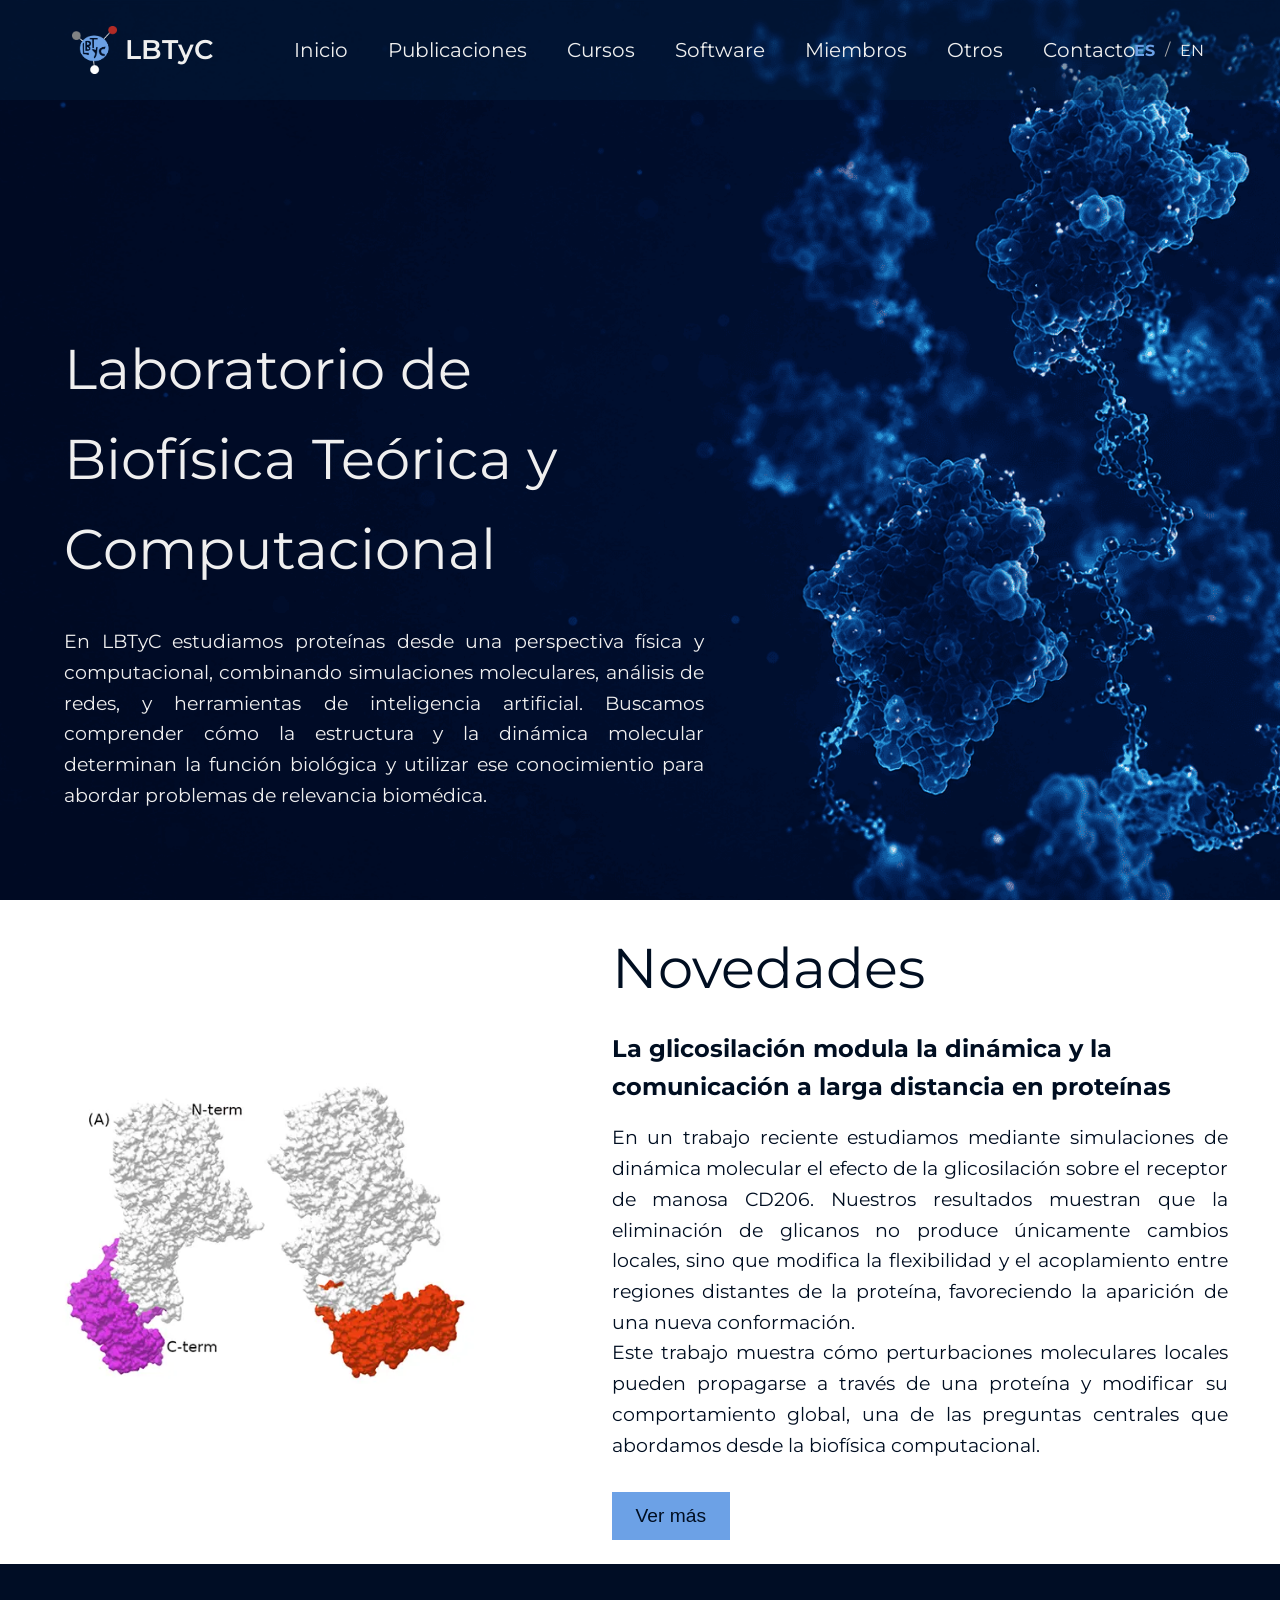
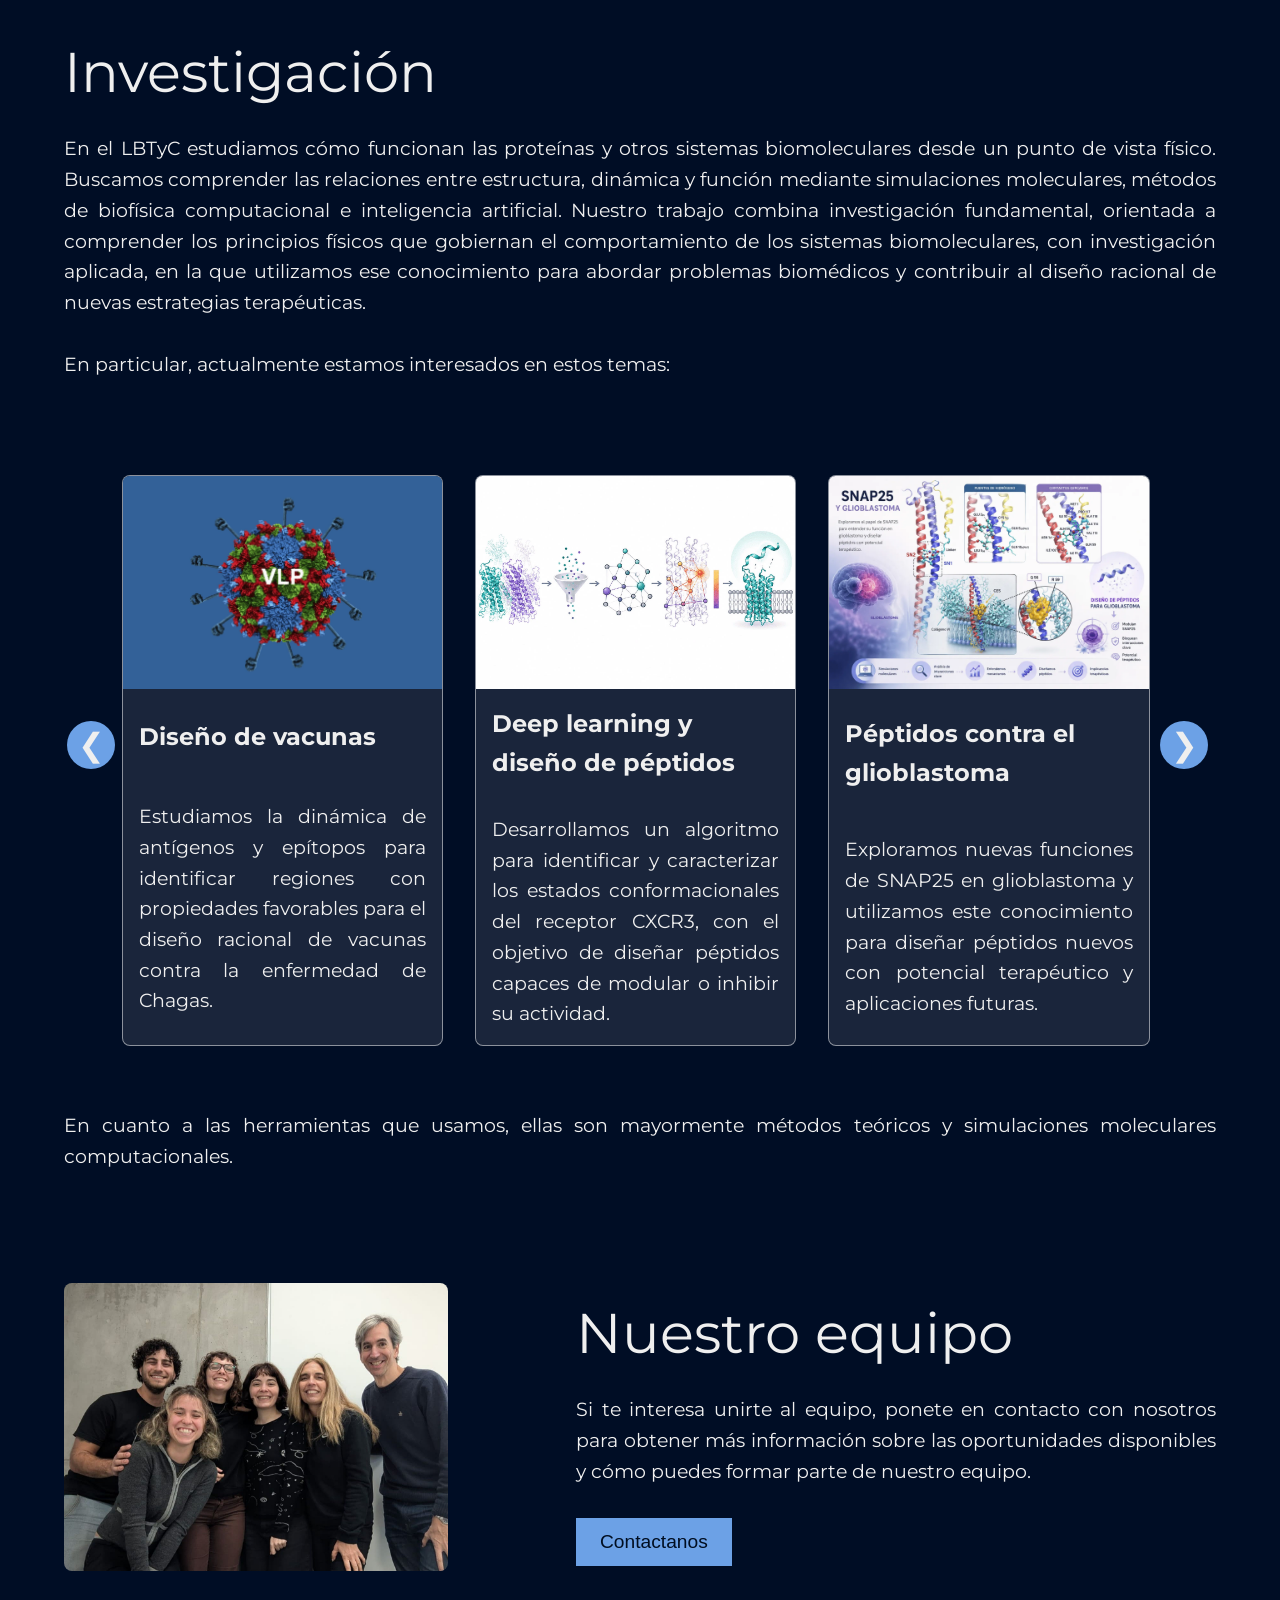
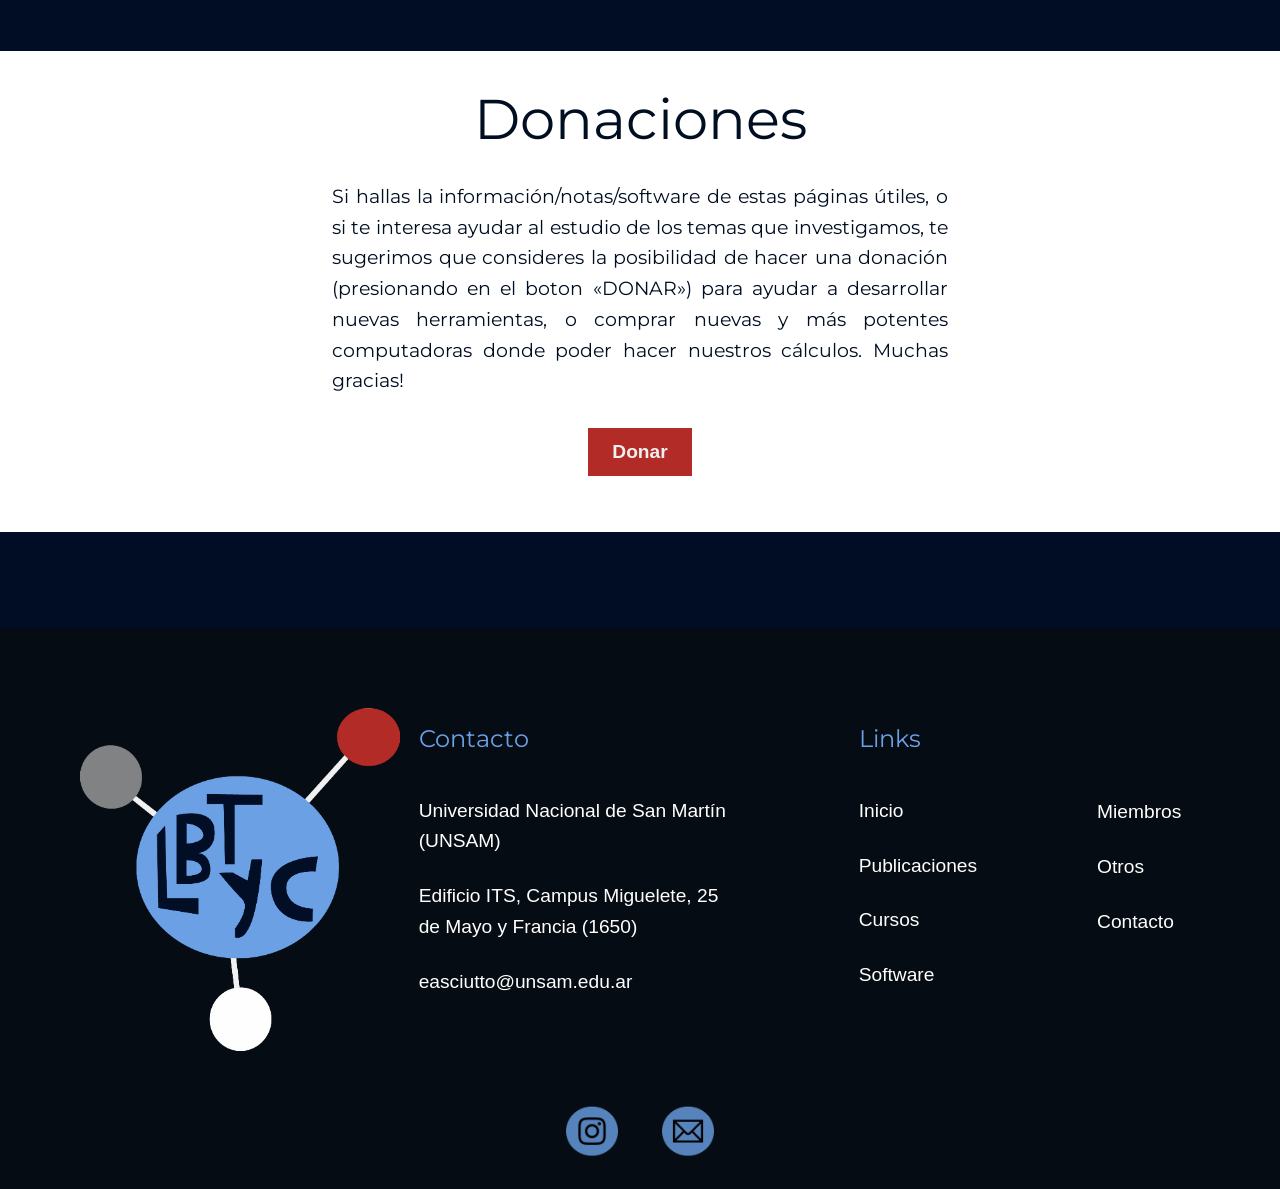
<file: index.html>
<!DOCTYPE html>
<html lang="es">

    <head>
        <meta charset="UTF-8">
        <meta name="viewport" content="width=device-width, initial-scale=1.0">

        <title>LBTyC</title>
        <link rel="icon" type="image/png" href="img/lablogo2.png">

        <link rel="preconnect" href="https://fonts.googleapis.com">
        <link rel="preconnect" href="https://fonts.gstatic.com" crossorigin>
        <link href="https://fonts.googleapis.com/css2?family=Montserrat:ital,wght@0,100..900;1,100..900&display=swap" rel="stylesheet">

        <link rel="stylesheet" href="css/style.css">
        
    </head>

    <body>
        <header class="header-home">
            <nav class="navbar">
                <div class="logo">
                    <img src="img/lablogo.png" alt="Logo LBTyC">
                    <h2>LBTyC</h2>
                </div>

                <ul class="nav-links" id="navLinks">
                    <li><a data-i18n="nav-inicio" href="index.html">Inicio</a></li>
                    <li><a data-i18n="nav-publicaciones" href="publicaciones.html">Publicaciones</a></li>
                    <li><a data-i18n="nav-cursos" href="cursos.html">Cursos</a></li>
                    <li><a data-i18n="nav-software" href="software.html">Software</a></li>
                    <li><a data-i18n="nav-miembros" href="miembros.html">Miembros</a></li>
                    <li><a data-i18n="nav-otros" href="otros.html">Otros</a></li>
                    <li><a data-i18n="nav-contacto" href="contacto.html">Contacto</a></li>
                </ul>

                <div class="language-toggle">
                    <button id="btn-es" class="active">ES</button>
                    <span>/</span>
                    <button id="btn-en">EN</button>
                </div>


                <div class="hamburger" id="hamburger">
                    <span></span>
                    <span></span>
                    <span></span>
                </div>
            </nav>
        </header>

        <main class="main-inicio">
            <section class="background1">
                <div class="titulos-inicio">
                    <h1 data-i18n="home-title" class="reveal">Laboratorio de Biofísica Teórica y Computacional</h1>
                </div>
                <div class="desc-inicio">
                    <p data-i18n="home-desc" class="reveal">En LBTyC estudiamos proteínas desde una perspectiva física y computacional, combinando simulaciones moleculares, análisis de redes, y herramientas de inteligencia artificial. Buscamos comprender cómo la estructura y la dinámica molecular determinan la función biológica y utilizar ese conocimientio para abordar problemas de relevancia biomédica.</p> <br>
                </div>
            </section>

            <section class="background2">
                <img src="img/novedades.webp" alt="Imagen de coronavirus" class="reveal">
                <div class="home-novedades">
                    <h2 data-i18n="home-novedades-title" class="novedades-titulos reveal">Novedades</h2>
                    <h3 data-i18n="home-novedades-subtitle">La glicosilación modula la dinámica y la comunicación a larga distancia en proteínas</h3>
                    <p data-i18n="home-novedades-text">En un trabajo reciente estudiamos mediante simulaciones de dinámica molecular el efecto de la glicosilación sobre el receptor de manosa CD206. Nuestros resultados muestran que la eliminación de glicanos no produce únicamente cambios locales, sino que modifica la flexibilidad y el acoplamiento entre regiones distantes de la proteína, favoreciendo la aparición de una nueva conformación. <br>
                    Este trabajo muestra cómo perturbaciones moleculares locales pueden propagarse a través de una proteína y modificar su comportamiento global, una de las preguntas centrales que abordamos desde la biofísica computacional.
                    </p>
                    <button data-i18n="home-boton" class="boton-home"><a href="https://www.nature.com/articles/s41598-026-35240-y" target="_blank">Ver más</a></button>
                </div>
            </section>
            
            <section class="background3">
                <div class="home-investigacion">
                    <h2 data-i18n="home-investigacion-title" class="investigacion-titulos reveal">Investigación</h2>
                    <p data-i18n="home-investigacion-text">En el LBTyC estudiamos cómo funcionan las proteínas y otros sistemas biomoleculares desde un punto de vista físico. Buscamos comprender las relaciones entre estructura, dinámica y función mediante simulaciones moleculares, métodos de biofísica computacional e inteligencia artificial.
                    Nuestro trabajo combina investigación fundamental, orientada a comprender los principios físicos que gobiernan el comportamiento de los sistemas biomoleculares, con investigación aplicada, en la que utilizamos ese conocimiento para abordar problemas biomédicos y contribuir al diseño racional de nuevas estrategias terapéuticas. <br> <br>
                    En particular, actualmente estamos interesados en estos temas:</p>
                </div>

                <div class="investigacion-slider">
                    <button class="slider-arrow slider-prev" aria-label="Anterior">
                        ❮
                    </button>

                    <div class="home-investigacion-list">
                    <div class="jump">
                        <img src="img/vacunas.webp" alt="proteina CaMKII" class="reveal">
                        <h3 data-i18n="home-investigacion-card1">Diseño de vacunas</h3>                        
                        <p data-i18n="home-investigacion-card1-text">Estudiamos la dinámica de antígenos y epítopos para identificar regiones con propiedades favorables para el diseño racional de vacunas contra la enfermedad de Chagas.
                         </p>
                    </div>
                    <div class="jump">
                        <img src="img/deep-learning.webp" alt="proteina CYP450" class="reveal">
                        <h3 data-i18n="home-investigacion-card2">Deep learning y diseño de péptidos</h3>           
                        <p data-i18n="home-investigacion-card2-text">Desarrollamos un algoritmo para identificar y caracterizar los estados conformacionales del receptor CXCR3, con el objetivo de diseñar péptidos capaces de modular o inhibir su actividad.
                        </p>
                    </div>
                    <div class="jump">
                        <img src="img/glioblastoma.webp" alt="drogas" class="reveal">
                        <h3 data-i18n="home-investigacion-card3">Péptidos contra el glioblastoma</h3>
                        <p data-i18n="home-investigacion-card3-text">Exploramos nuevas funciones de SNAP25 en glioblastoma y utilizamos este conocimiento para diseñar péptidos nuevos con potencial terapéutico y aplicaciones futuras. </p>
                    </div>
                    <div class="jump">
                        <img src="img/peptidos.webp" alt="proteina CaMKII" class="reveal">
                        <h3 data-i18n="home-investigacion-card4">Diseño de péptidos</h3>
                        <p data-i18n="home-investigacion-card4-text">Diseñamos y estudiamos péptidos cíclicos capaces de reconocer proteínas de interés terapéutico, combinando modelado molecular y simulaciones para optimizar su interacción con el blanco.</p>
                    </div>
                    <div class="jump">
                        <img src="img/entropia.webp" alt="proteina CaMKII" class="reveal">
                        <h3 data-i18n="home-investigacion-card5">Entropía molecular</h3>
                        <p data-i18n="home-investigacion-card5-text">Desarrollamos métodos para calcular contribuciones entrópicas a la energía libre y comprender su papel en el reconocimiento molecular, con especial interés en complejos proteína–péptido.</p>
                    </div>
                </div>

                    <button class="slider-arrow slider-next" aria-label="Siguiente">
                        ❯
                    </button>
                </div>

                <div class="home-investigacion">
                    <p data-i18n="home-investigacion-text2">En cuanto a las herramientas que usamos, ellas son mayormente métodos teóricos y simulaciones moleculares computacionales.</p>
                </div>

            </section>

            <section class="background5">
                <img src="img/nuestrosmiembros.jpeg" alt="foto" class="reveal">
                <div class="home-colaboraciones">
                    <h2 data-i18n="home-colaboraciones-titulo" class="colaboraciones-titulos reveal">Nuestro equipo</h2>
                    <p data-i18n="home-colaboraciones-text">Si te interesa unirte al equipo, ponete en contacto con nosotros para obtener más información sobre las oportunidades disponibles y cómo puedes formar parte de nuestro equipo.</p>
                    <button data-i18n="home-boton-contact" class="boton-home"><a href="contacto.html">Contactanos</a></button>
                </div>
            </section>

            <section class="background6">
                <div class="home-donaciones">
                    <h2 data-i18n="home-donaciones-titulo" class="donaciones-titulos reveal">Donaciones</h2>
                    <p data-i18n="home-donaciones-text"> Si hallas la información/notas/software de estas páginas útiles, o si te interesa ayudar al estudio de los temas que investigamos, te sugerimos que consideres la posibilidad de hacer una donación (presionando en el boton «DONAR») para ayudar a desarrollar nuevas herramientas, o comprar nuevas y más potentes computadoras donde poder hacer nuestros cálculos. Muchas gracias!</p>
                    <button data-i18n="home-boton-donaciones" class="boton-donar"><a href="https://www.mercadopago.com.ar/checkout/v1/payment/redirect/05873d23-b1c3-4d40-a8a1-2e11a5c967de/payment-option-form/?preference-id=164778815-27854849-8f3b-4129-b4d9-2e91aa9163b4&router-request-id=e9037497-9959-49df-8fa4-1ee598214664&p=10c773e352fdb801cc1b0575916bd080" target="_blank">Donar</a></button>
                </div>
            </section>


        </main>


        <footer>

            <section class="footer-arriba">
                <div class="footer-logo">
                    <img src="img/lablogo.png" alt="Logo LBTyC">
                </div>

                <div class="footer-caja">

                    <ul class="footer-links">
                        
                            <div class="column1">
                                <h3 data-i18n="home-footer-conacto">Contacto</h3>
                                <li>Universidad Nacional de San Martín (UNSAM)</li>
                                <li>Edificio ITS, Campus Miguelete, 25 de Mayo y Francia (1650)</li>
                                <li>easciutto@unsam.edu.ar</li>
                            </div>
                            <div class="column2">
                                <h3>Links</h3>
                                <li><a data-i18n="nav-inicio" href="index.html">Inicio</a></li>
                                <li><a data-i18n="nav-publicaciones" href="publicaciones.html">Publicaciones</a></li>
                                <li><a data-i18n="nav-cursos" href="cursos.html">Cursos</a></li>
                                <li><a data-i18n="nav-software" href="software.html">Software</a></li>
                            </div>
                            <div class="column3">
                                <li><a data-i18n="nav-miembros" href="miembros.html">Miembros</a></li>
                                <li><a data-i18n="nav-otros" href="otros.html">Otros</a></li>
                                <li><a data-i18n="nav-contacto" href="contacto.html">Contacto</a></li>  
                            </div>
                    </ul>
                    
                </div>
            </section>

        
        <section class="footer-abajo">
            <div class="footer-icons">
            <a target="_blank" href="https://www.instagram.com/labbioficomp.unsam?igsi=MWd5bGJ6amZua3pocA=="><img src="img/instagram.png" alt="icono de instagram"></a>
            <a href="mailto:easciutto@unsam.edu.ar" target="_blank"><img src="img/mail.png" alt="icono de mail"></a>
            </div>
        </section>

        </footer>


    <script src="js/scripts.js"></script>    
    </body>


</html>
</file>
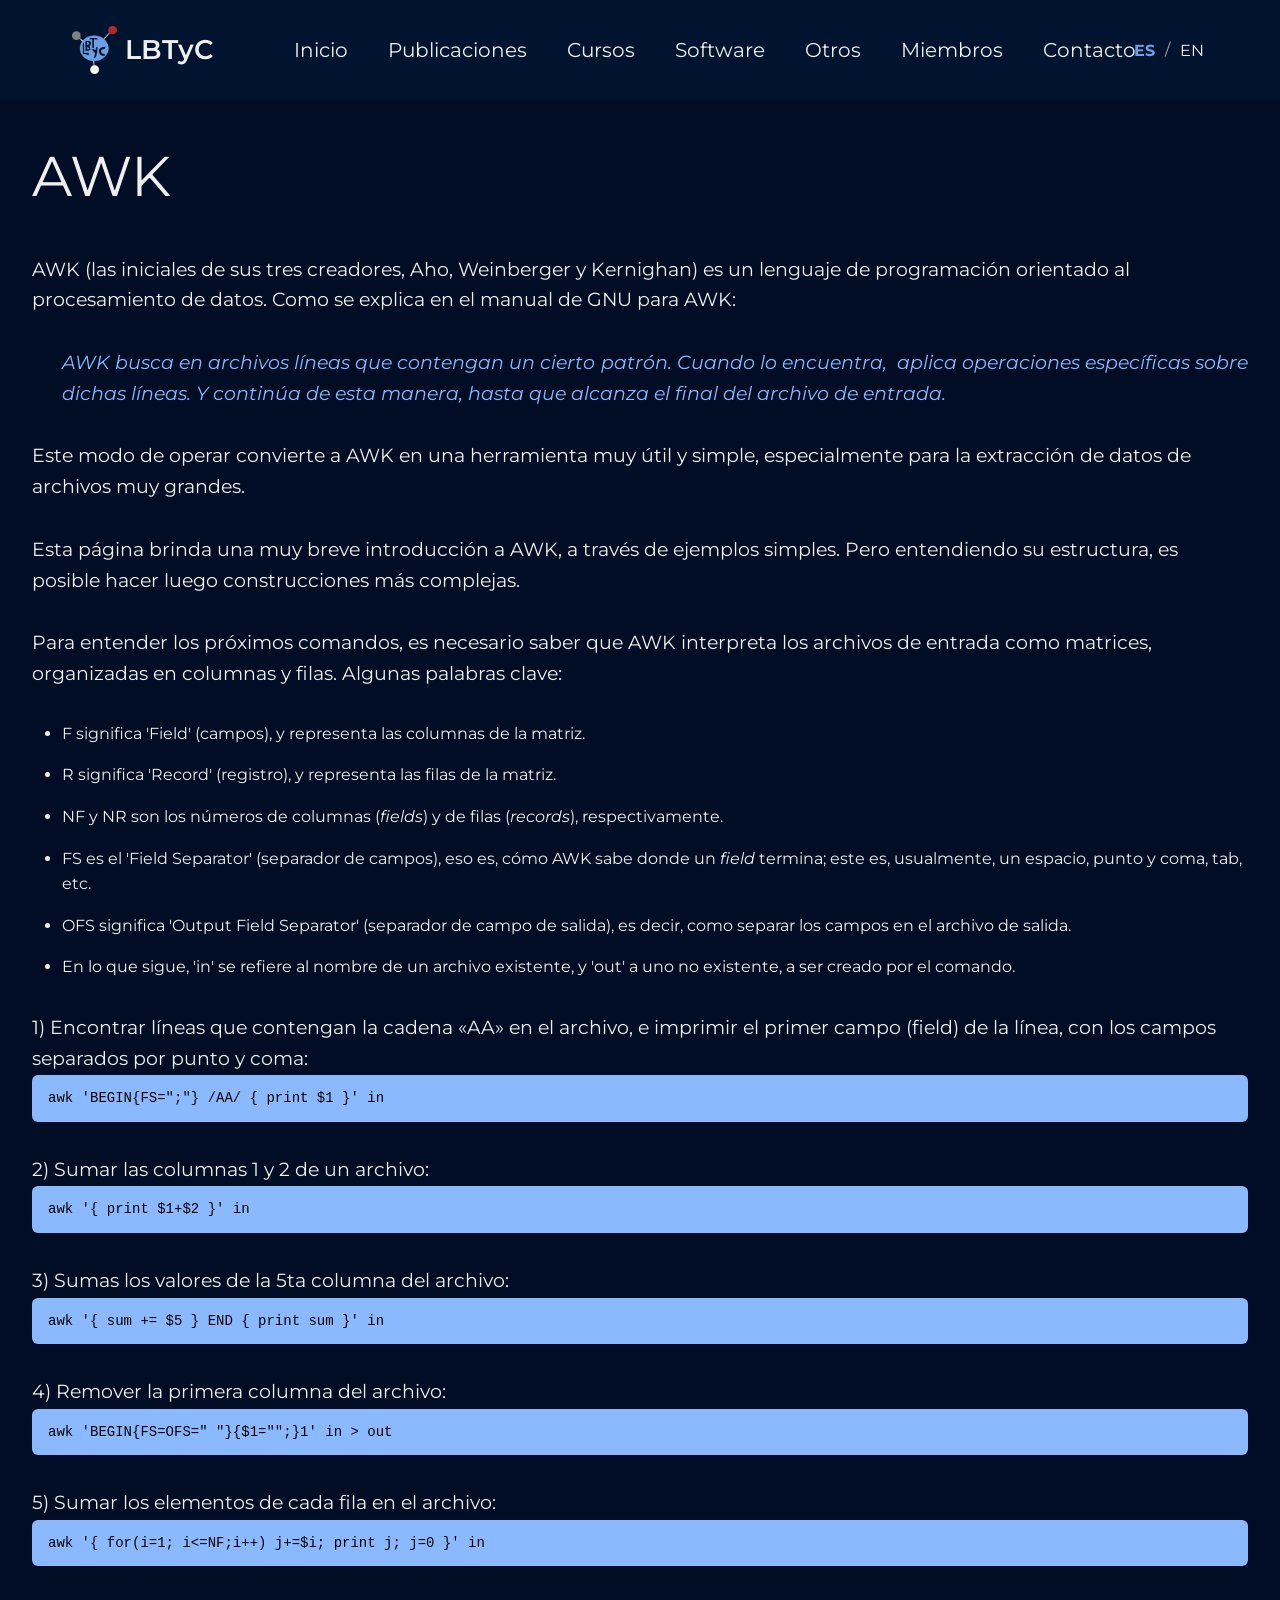
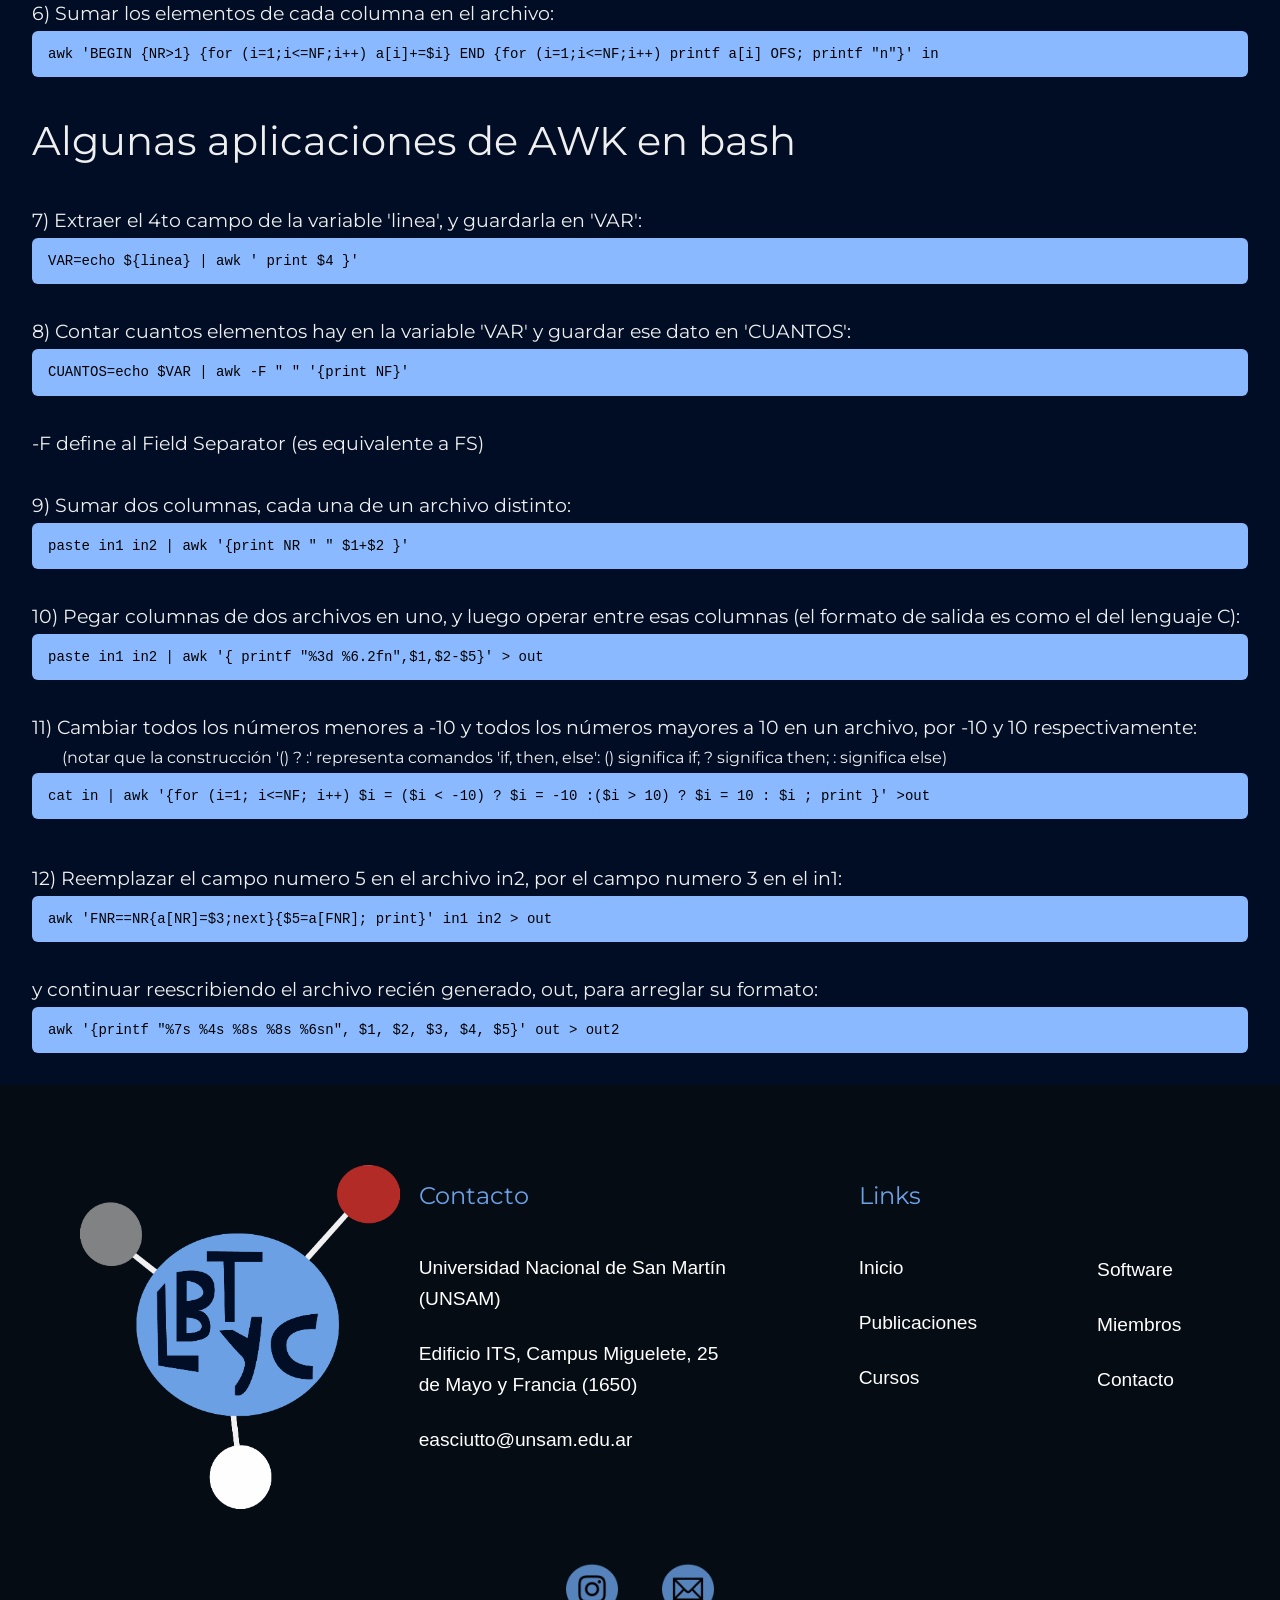
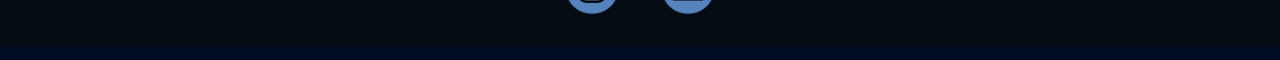
<file: awk.html>
<!DOCTYPE html>
<html lang="es">

    <head>
        <meta charset="UTF-8">
        <meta name="viewport" content="width=device-width, initial-scale=1.0">

        <title>LBTyC</title>
        <link rel="icon" type="image/png" href="img/lablogo2.png">

        <link rel="preconnect" href="https://fonts.googleapis.com">
        <link rel="preconnect" href="https://fonts.gstatic.com" crossorigin>
        <link href="https://fonts.googleapis.com/css2?family=Montserrat:ital,wght@0,100..900;1,100..900&display=swap" rel="stylesheet">

        <link rel="stylesheet" href="css/style.css">
        
    </head>

    <body>
        <header>
            <nav class="navbar">
                <div class="logo">
                    <img src="img/lablogo.png" alt="Logo LBTyC">
                    <h2>LBTyC</h2>
                </div>

                <ul class="nav-links" id="navLinks">
                    <li><a data-i18n="nav-inicio" href="index.html">Inicio</a></li>
                    <li><a data-i18n="nav-publicaciones" href="publicaciones.html">Publicaciones</a></li>
                    <li><a data-i18n="nav-cursos" href="cursos.html">Cursos</a></li>
                    <li><a data-i18n="nav-software" href="software.html">Software</a></li>
                    <li><a data-i18n="nav-otros" href="otros.html">Otros</a></li>
                    <li><a data-i18n="nav-miembros" href="miembros.html">Miembros</a></li>
                    <li><a data-i18n="nav-contacto" href="contacto.html">Contacto</a></li>
                </ul>

                <div class="language-toggle">
                    <button id="btn-es" class="active">ES</button>
                    <span>/</span>
                    <button id="btn-en">EN</button>
                </div>


                <div class="hamburger" id="hamburger">
                    <span></span>
                    <span></span>
                    <span></span>
                </div>
            </nav>
        </header>

        <main class="main-otros">
            <section class="otros">
                <h1 data-i18n="awk-titulo1" >AWK</h1>
                <p data-i18n="awk-text1">AWK (las iniciales de sus tres creadores, Aho, Weinberger y Kernighan) es un lenguaje de programación orientado al procesamiento de datos. Como se explica en el manual de GNU para AWK:</p>
                <p data-i18n="awk-text2" style="padding-left:30px;text-align:justify;color:#8ab9ff;"><em>AWK busca en archivos líneas que contengan un cierto patrón. Cuando lo encuentra,  aplica operaciones específicas sobre dichas líneas. Y continúa de esta manera, hasta que alcanza el final del archivo de entrada.</em></p>
                <p data-i18n="awk-text3">
                    Este modo de operar convierte a AWK en una herramienta muy útil y simple, especialmente para la extracción de datos de archivos muy grandes.</p>
                <p data-i18n="awk-text4">
                    Esta página brinda una muy breve introducción a AWK, a través de ejemplos simples. Pero entendiendo su estructura, es posible hacer luego construcciones más complejas.</p>
                <p data-i18n="awk-text5">
                    Para entender los próximos comandos, es necesario saber que AWK interpreta los archivos de entrada como matrices, organizadas en columnas y filas. Algunas palabras clave:</p>
                <ul class="otros-lista";>
                    <li data-i18n="awk-text6">F significa 'Field' (campos), y representa las columnas de la matriz.</a></li>
                    <li data-i18n="awk-text7">R significa 'Record' (registro), y representa las filas de la matriz.</a></li>                    
                    <li data-i18n="awk-text8">NF y NR son los números de columnas (<em>fields</em>) y de filas (<em>records</em>), respectivamente.</li>
                    <li data-i18n="awk-text9">FS es el 'Field Separator' (separador de campos), eso es, cómo AWK sabe donde un <em>field</em> termina; este es, usualmente, un espacio, punto y coma, tab, etc.</li>
                    <li data-i18n="awk-text10">OFS significa 'Output Field Separator' (separador de campo de salida), es decir, como separar los campos en el archivo de salida.</li>
					<li data-i18n="awk-text10-2">En lo que sigue, 'in' se refiere al nombre de un archivo existente, y 'out' a uno no existente, a ser creado por el comando.</li>
                </ul>
                <p data-i18n="awk-text11">1) Encontrar líneas que contengan la cadena «AA» en el archivo, e imprimir el primer campo (field) de la línea, con los campos separados por punto y coma:</p>
                <pre class="otros-codigo"><code>awk 'BEGIN{FS=";"} /AA/ { print $1 }' in</code></pre>
                <p data-i18n="awk-text12">2) Sumar las columnas 1 y 2 de un archivo:</p>
                <pre class="otros-codigo"><code>awk '{ print $1+$2 }' in</code></pre>
                <p data-i18n="awk-text13">3) Sumas los valores de la 5ta columna del archivo:</p>
                <pre class="otros-codigo"><code>awk '{ sum += $5 } END { print sum }' in</code></pre>
                <p data-i18n="awk-text14">4) Remover la primera columna del archivo:</p>
                <pre class="otros-codigo"><code>awk 'BEGIN{FS=OFS=" "}{$1="";}1' in > out</code></pre>
                <p data-i18n="awk-text15">5) Sumar los elementos de cada fila en el archivo:</p>
                <pre class="otros-codigo"><code>awk '{ for(i=1; i<=NF;i++) j+=$i; print j; j=0 }' in</code></pre>
                <p data-i18n="awk-text16">6) Sumar los elementos de cada columna en el archivo:</p>
                <pre class="otros-codigo"><code>awk 'BEGIN {NR>1} {for (i=1;i<=NF;i++) a[i]+=$i} END {for (i=1;i<=NF;i++) printf a[i] OFS; printf "n"}' in </code></pre>
                <h3 data-i18n="awk-titulo2";>Algunas aplicaciones de AWK en bash</h3>
                <p data-i18n="awk-text17">7) Extraer el 4to campo de la variable 'linea', y guardarla en 'VAR':</p>
                <pre class="otros-codigo"><code>VAR=echo ${linea} | awk ' print $4 }'​</code></pre>
                <p data-i18n="awk-text18">8) Contar cuantos elementos hay en la variable 'VAR' y guardar ese dato en 'CUANTOS':</p>
                <pre class="otros-codigo"><code>CUANTOS=echo $VAR | awk -F " " '{print NF}'​</code></pre>
		<p data-i18n="awk-text19">-F define al Field Separator (es equivalente a FS)</p>
		<p data-i18n="awk-text20">9) Sumar dos columnas, cada una de un archivo distinto:</p>
                <pre class="otros-codigo"><code>paste in1 in2 | awk '{print NR " " $1+$2 }'</code></pre>
		<p data-i18n="awk-text21">10) Pegar columnas de dos archivos en uno, y luego operar entre esas columnas (el formato de salida es como el del lenguaje C):</p>
                <pre class="otros-codigo"><code>paste in1 in2 | awk '{ printf "%3d %6.2fn",$1,$2-$5}' > out</code></pre>
		<p data-i18n="awk-text2">11) Cambiar todos los números menores a -10 y todos los números mayores a 10 en un archivo, por -10 y 10 respectivamente:</p>
                <p data-i18n="awk-text23" style="padding-left:30px; margin-top: -30px; font-size: 16px;">(notar que la construcción '() ? :' representa comandos 'if, then, else': () significa if; ? significa then; : significa else)
<!--                <br>'()' significa 'if' -->
<!--                <br>'?' significa 'then' -->
<!--                <br>':' significa 'else' -->
                </p>
                <pre class="otros-codigo"><code>cat in | awk '{for (i=1; i<=NF; i++) $i = ($i < -10) ? $i = -10 :($i > 10) ? $i = 10 : $i ; print }' >out</code></pre>
                <p style="padding-left:30px; text-align:justify; margin-bottom: -20px;"></p>
		<p data-i18n="awk-text24">12) Reemplazar el campo numero 5 en el archivo in2, por el campo numero 3 en el in1:</p>
                <pre class="otros-codigo"><code>awk 'FNR==NR{a[NR]=$3;next}{$5=a[FNR]; print}' in1 in2 > out</code></pre>
		<p data-i18n="awk-text25">y continuar reescribiendo el archivo recién generado, out, para arreglar su formato:</p>
                <pre class="otros-codigo"><code>awk '{printf "%7s %4s %8s %8s %6sn", $1, $2, $3, $4, $5}' out > out2</code></pre>
            </section>

        </main>


        <footer>

            <section class="footer-arriba">
                <div class="footer-logo">
                    <img src="img/lablogo.png" alt="Logo LBTyC">
                </div>

                <div class="footer-caja">

                    <ul class="footer-links">
                        
                            <div class="column1">
                                <h3 data-i18n="home-footer-conacto">Contacto</h3>
                                <li>Universidad Nacional de San Martín (UNSAM)</li>
                                <li>Edificio ITS, Campus Miguelete, 25 de Mayo y Francia (1650)</li>
                                <li>easciutto@unsam.edu.ar</li>
                            </div>
                            <div class="column2">
                                <h3>Links</h3>
                                <li><a data-i18n="nav-inicio" href="index.html">Inicio</a></li>
                                <li><a data-i18n="nav-publicaciones" href="publicaciones.html">Publicaciones</a></li>
                                <li><a data-i18n="nav-cursos" href="cursos.html">Cursos</a></li>
                            </div>
                            <div class="column3">
                                <li><a data-i18n="nav-software" href="software.html">Software</a></li>
                                <li><a data-i18n="nav-miembros" href="miembros.html">Miembros</a></li>
                                <li><a data-i18n="nav-contacto" href="contacto.html">Contacto</a></li>  
                            </div>
                    </ul>
                    
                </div>
            </section>

        
        <section class="footer-abajo">
            <div class="footer-icons">
            <a target="_blank" href="https://www.instagram.com/labbioficomp.unsam?igsi=MWd5bGJ6amZua3pocA=="><img src="img/instagram.png" alt="icono de instagram"></a>
            <a href="mailto:easciutto@unsam.edu.ar" target="_blank"><img src="img/mail.png" alt="icono de mail"></a>
            </div>
        </section>

        </footer>


    <script src="js/scripts.js"></script>    
    </body>


</html>
</file>
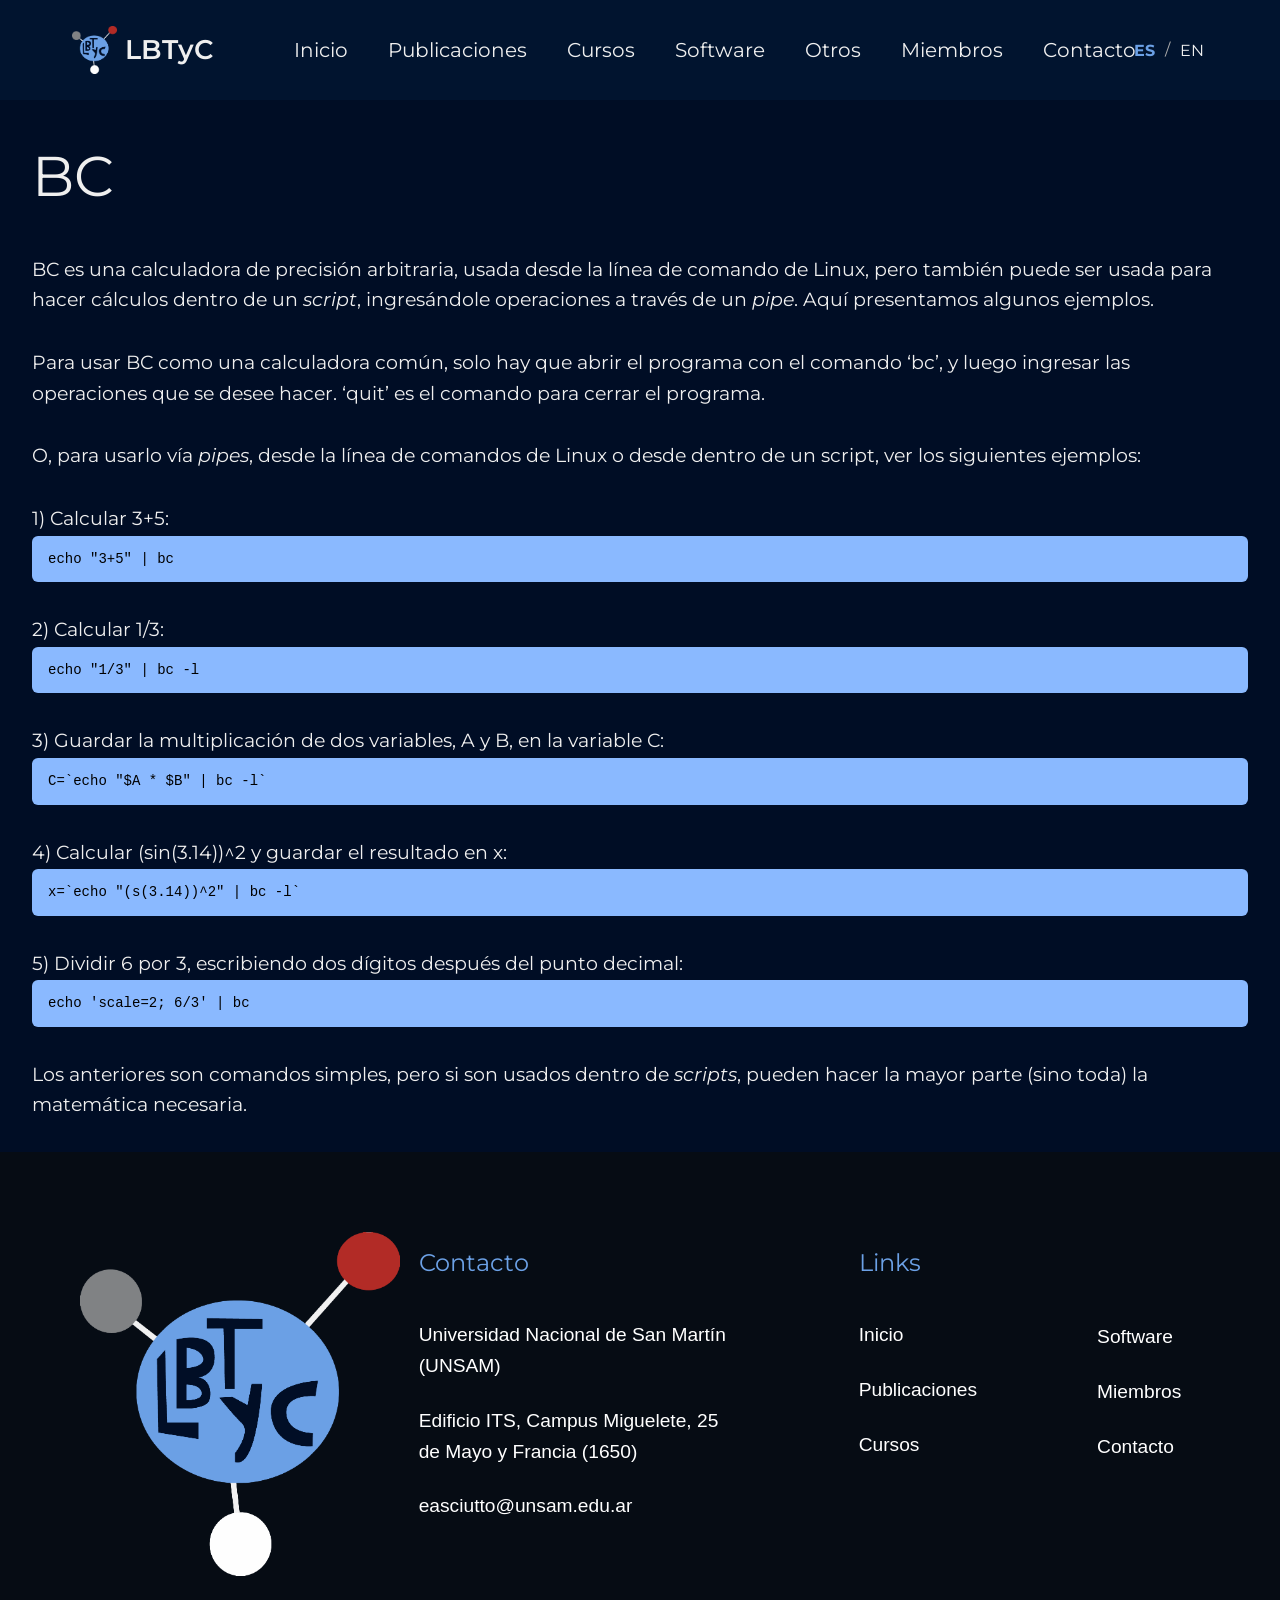
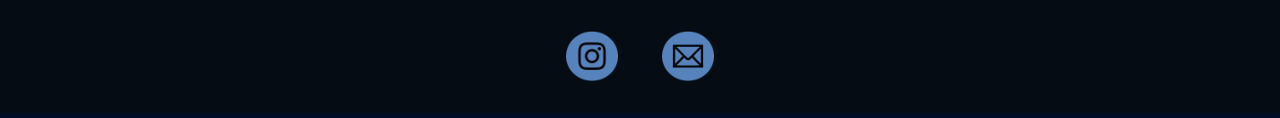
<file: bc.html>
<!DOCTYPE html>
<html lang="es">

    <head>
        <meta charset="UTF-8">
        <meta name="viewport" content="width=device-width, initial-scale=1.0">

        <title>LBTyC</title>
        <link rel="icon" type="image/png" href="img/lablogo2.png">

        <link rel="preconnect" href="https://fonts.googleapis.com">
        <link rel="preconnect" href="https://fonts.gstatic.com" crossorigin>
        <link href="https://fonts.googleapis.com/css2?family=Montserrat:ital,wght@0,100..900;1,100..900&display=swap" rel="stylesheet">

        <link rel="stylesheet" href="css/style.css">
        
    </head>

    <body>
        <header>
            <nav class="navbar">
                <div class="logo">
                    <img src="img/lablogo.png" alt="Logo LBTyC">
                    <h2>LBTyC</h2>
                </div>

                <ul class="nav-links" id="navLinks">
                    <li><a data-i18n="nav-inicio" href="index.html">Inicio</a></li>
                    <li><a data-i18n="nav-publicaciones" href="publicaciones.html">Publicaciones</a></li>
                    <li><a data-i18n="nav-cursos" href="cursos.html">Cursos</a></li>
                    <li><a data-i18n="nav-software" href="software.html">Software</a></li>
                    <li><a data-i18n="nav-otros" href="otros.html">Otros</a></li>
                    <li><a data-i18n="nav-miembros" href="miembros.html">Miembros</a></li>
                    <li><a data-i18n="nav-contacto" href="contacto.html">Contacto</a></li>
                </ul>

                <div class="language-toggle">
                    <button id="btn-es" class="active">ES</button>
                    <span>/</span>
                    <button id="btn-en">EN</button>
                </div>


                <div class="hamburger" id="hamburger">
                    <span></span>
                    <span></span>
                    <span></span>
                </div>
            </nav>
        </header>

        <main class="main-otros">
            <section class="otros">
                <h1 data-i18n="bc-titulo1" >BC</h1>
                <p data-i18n="bc-text1">BC es una calculadora de precisión arbitraria, usada desde la línea de comando de Linux, pero también puede ser usada para hacer cálculos dentro de un <em>script</em>, ingresándole operaciones a través de un <em>pipe</em>. Aquí presentamos algunos ejemplos.</p>
                <p data-i18n="bc-text2">Para usar BC como una calculadora común, solo hay que abrir el programa con el comando ‘bc’, y luego ingresar las operaciones que se desee hacer. ‘quit’ es el comando para cerrar el programa.</p>
                <p data-i18n="bc-text3">O, para usarlo vía <em>pipes</em>, desde la línea de comandos de Linux o desde dentro de un script, ver los siguientes ejemplos:</p>

                </ul>
                <p data-i18n="bc-text4">1) Calcular 3+5:</p>
                <pre class="otros-codigo"><code>echo "3+5" | bc</code></pre>
                
                
                <p data-i18n="bc-text5">2) Calcular 1/3:</p>
                <pre class="otros-codigo"><code>echo "1/3" | bc -l </code></pre>


                <p data-i18n="bc-text6">3) Guardar la multiplicación de dos variables, A y B, en la variable C:</p>
                <pre class="otros-codigo"><code>C=`echo "$A * $B" | bc -l`</code></pre>


                <p data-i18n="bc-text7">4) Calcular (sin(3.14))^2 y guardar el resultado en x:</p>
                <pre class="otros-codigo"><code>x=`echo "(s(3.14))^2" | bc -l`</code></pre>


                <p data-i18n="bc-text8">5) Dividir 6 por 3, escribiendo dos dígitos después del punto decimal:</p>
                <pre class="otros-codigo"><code>echo 'scale=2; 6/3' | bc</code></pre>

		<p data-i18n="bc-text9"> Los anteriores son comandos simples, pero si son usados dentro de <em>scripts</em>, pueden hacer la mayor parte (sino toda) la matemática necesaria.</p>
            </section>

        </main>


        <footer>

            <section class="footer-arriba">
                <div class="footer-logo">
                    <img src="img/lablogo.png" alt="Logo LBTyC">
                </div>

                <div class="footer-caja">

                    <ul class="footer-links">
                        
                            <div class="column1">
                                <h3 data-i18n="home-footer-conacto">Contacto</h3>
                                <li>Universidad Nacional de San Martín (UNSAM)</li>
                                <li>Edificio ITS, Campus Miguelete, 25 de Mayo y Francia (1650)</li>
                                <li>easciutto@unsam.edu.ar</li>
                            </div>
                            <div class="column2">
                                <h3>Links</h3>
                                <li><a data-i18n="nav-inicio" href="index.html">Inicio</a></li>
                                <li><a data-i18n="nav-publicaciones" href="publicaciones.html">Publicaciones</a></li>
                                <li><a data-i18n="nav-cursos" href="cursos.html">Cursos</a></li>
                            </div>
                            <div class="column3">
                                <li><a data-i18n="nav-software" href="software.html">Software</a></li>
                                <li><a data-i18n="nav-miembros" href="miembros.html">Miembros</a></li>
                                <li><a data-i18n="nav-contacto" href="contacto.html">Contacto</a></li>  
                            </div>
                    </ul>
                    
                </div>
            </section>

        
        <section class="footer-abajo">
            <div class="footer-icons">
            <a target="_blank" href="https://www.instagram.com/labbioficomp.unsam?igsi=MWd5bGJ6amZua3pocA=="><img src="img/instagram.png" alt="icono de instagram"></a>
            <a href="mailto:easciutto@unsam.edu.ar" target="_blank"><img src="img/mail.png" alt="icono de mail"></a>
            </div>
        </section>

        </footer>


    <script src="js/scripts.js"></script>    
    </body>


</html>
</file>
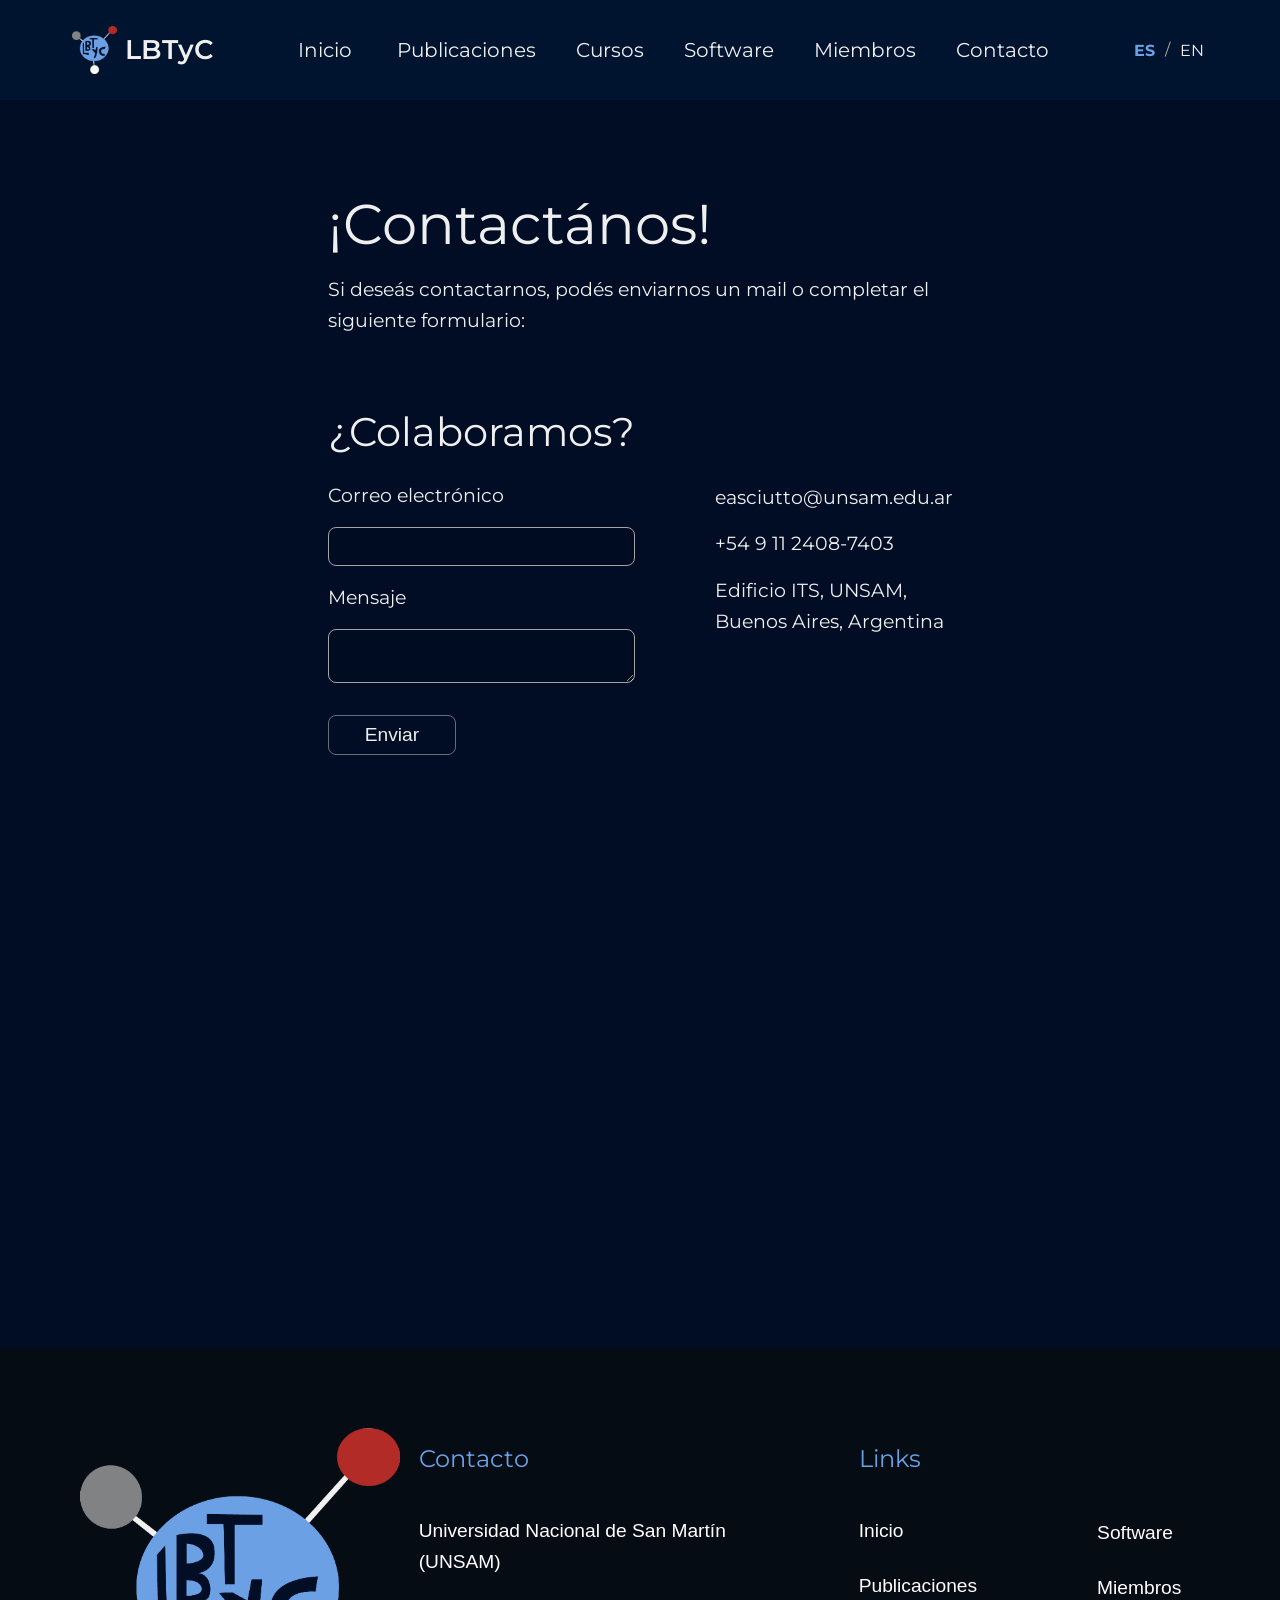
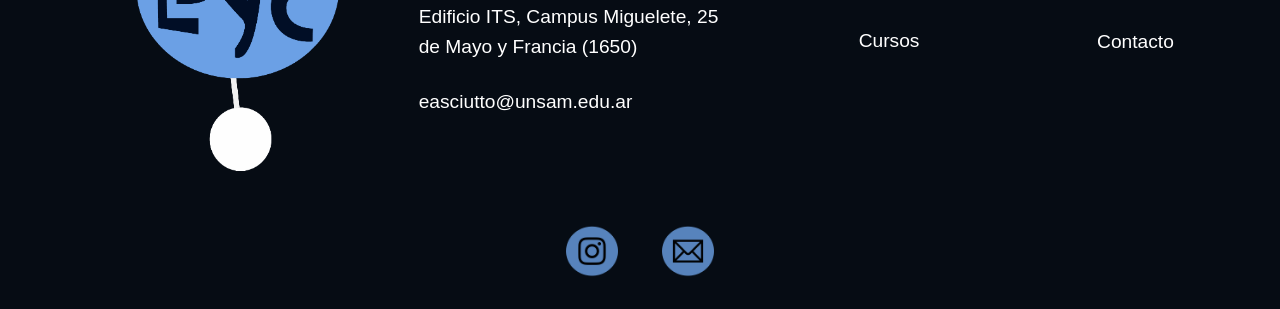
<file: contacto.html>
<!DOCTYPE html>
<html lang="es">

    <head>
        <meta charset="UTF-8">
        <meta name="viewport" content="width=device-width, initial-scale=1.0">

        <title>LBTyC</title>
        <link rel="icon" type="image/png" href="img/lablogo2.png">

        <link rel="preconnect" href="https://fonts.googleapis.com">
        <link rel="preconnect" href="https://fonts.gstatic.com" crossorigin>
        <link href="https://fonts.googleapis.com/css2?family=Montserrat:ital,wght@0,100..900;1,100..900&display=swap" rel="stylesheet">

        <link rel="stylesheet" href="css/style.css">
        
    </head>
<body>

    <header>
            <nav class="navbar">
                <div class="logo">
                    <img src="img/lablogo.png" alt="Logo LBTyC">
                    <h2>LBTyC</h2>
                </div>

                <ul class="nav-links" id="navLinks">
                    <li><a data-i18n="nav-inicio" href="index.html">Inicio</a></li>
                    <li><a data-i18n="nav-publicaciones" href="publicaciones.html">Publicaciones</a></li>
                    <li><a data-i18n="nav-cursos" href="cursos.html">Cursos</a></li>
                    <li><a data-i18n="nav-software" href="software.html">Software</a></li>
                    <li><a data-i18n="nav-miembros" href="miembros.html">Miembros</a></li>
                    <li><a data-i18n="nav-contacto" href="contacto.html">Contacto</a></li>
                </ul>

                <div class="language-toggle">
                    <button id="btn-es" class="active">ES</button>
                    <span>/</span>
                    <button id="btn-en">EN</button>
                </div>


                <div class="hamburger" id="hamburger">
                    <span></span>
                    <span></span>
                    <span></span>
                </div>
            </nav>
        </header>


    <main class="main-contacto">
        <div class="contacto-content">
            <section class="contacto-info">
                <h1 data-i18n="contacto-titulo">¡Contactános!</h1>
                <p data-i18n="contacto-text">Si deseás contactarnos, podés enviarnos un mail o completar el siguiente formulario: </p>
            </section>

            <div class="contacto-abajo">
                <form class="contacto-form" id="contactoForm" action="https://formspree.io/f/xoeqevpo"
                method="POST">
                    <h3 data-i18n="contacto-subtitulo">¿Colaboramos?</h3>

                    <p data-i18n="contacto-mail">Correo electrónico</p>
                    <input type="email" name="email" id="email" required>

                    <p data-i18n="contacto-mensaje">Mensaje</p>
                    <textarea name="mensaje" id="mensaje" required></textarea>

                    <button data-i18n="contacto-boton" type="submit">Enviar</button>
                </form>

                <div class="contacto-links">
                    <a href="mailto:easciutto@unsam.edu.ar" target="_blank">easciutto@unsam.edu.ar</a>
                    <a href="tel:+5491124087403">+54 9 11 2408-7403</a>
                    <a href="https://maps.app.goo.gl/Ab62Erwy15imAJw96">Edificio ITS, UNSAM, Buenos Aires, Argentina</a>
                </div>

            </div>

            
        <div class="mensaje-enviado" id="mensajeenviado">
                <div class="mensaje-enviado-div">
                    <span class="mensaje-enviado-icon">✓</span>
                    <h3 data-i18n="contacto-enviado">¡Mensaje Enviado!</h3>
                    <button data-i18n="contacto-boton-cerrrar" type="button" id="cerrarMensaje">Cerrar</button>
                </div>
        </div>
        </div>
        
    </main>

<!-- Contenedor centrado para el mapa -->
    <div style="display: flex; justify-content: center; margin: 15px 0;">
        <iframe src="https://www.google.com/maps/embed?pb=!1m18!1m12!1m3!1d2762.22982119137!2d-58.52134167901892!3d-34.58232389657025!2m3!1f0!2f0!3f0!3m2!1i1024!2i768!4f13.1!3m3!1m2!1s0x95bcb7003a1b4e55%3A0x3b4f7934a152e275!2sInstituto%20de%20Ciencias%20F%C3%ADsicas%20(ICIFI)!5e0!3m2!1sen!2sar!4v1791335983882!5m2!1sen!2sar" width="600" height="450" style="border:0;" allowfullscreen="" loading="lazy" referrerpolicy="strict-origin-when-cross-origin"></iframe>
    </div>
    
    <footer>

            <section class="footer-arriba">
                <div class="footer-logo">
                    <img src="img/lablogo.png" alt="Logo LBTyC">
                </div>

                <div class="footer-caja">

                    <ul class="footer-links">
                        
                            <div class="column1">
                                <h3 data-i18n="home-footer-conacto">Contacto</h3>
                                <li>Universidad Nacional de San Martín (UNSAM)</li>
                                <li>Edificio ITS, Campus Miguelete, 25 de Mayo y Francia (1650)</li>
                                <li>easciutto@unsam.edu.ar</li>
                            </div>
                            <div class="column2">
                                <h3>Links</h3>
                                <li><a data-i18n="nav-inicio" href="index.html">Inicio</a></li>
                                <li><a data-i18n="nav-publicaciones" href="publicaciones.html">Publicaciones</a></li>
                                <li><a data-i18n="nav-cursos" href="cursos.html">Cursos</a></li>
                            </div>
                            <div class="column3">
                                <li><a data-i18n="nav-software" href="software.html">Software</a></li>
                                <li><a data-i18n="nav-miembros" href="miembros.html">Miembros</a></li>
                                <li><a data-i18n="nav-contacto" href="contacto.html">Contacto</a></li>  
                            </div>
                    </ul>
                    
                </div>
            </section>

        
        <section class="footer-abajo">
            <div class="footer-icons">
            <a target="_blank" href="https://www.instagram.com/labbioficomp.unsam?igsi=MWd5bGJ6amZua3pocA=="><img src="img/instagram.png" alt="icono de instagram"></a>
            <a href="mailto:easciutto@unsam.edu.ar" target="_blank"><img src="img/mail.png" alt="icono de mail"></a>
            </div>
        </section>

        </footer>

    <script src="js/contacto.js"></script>


    
</body>
</html>
</file>
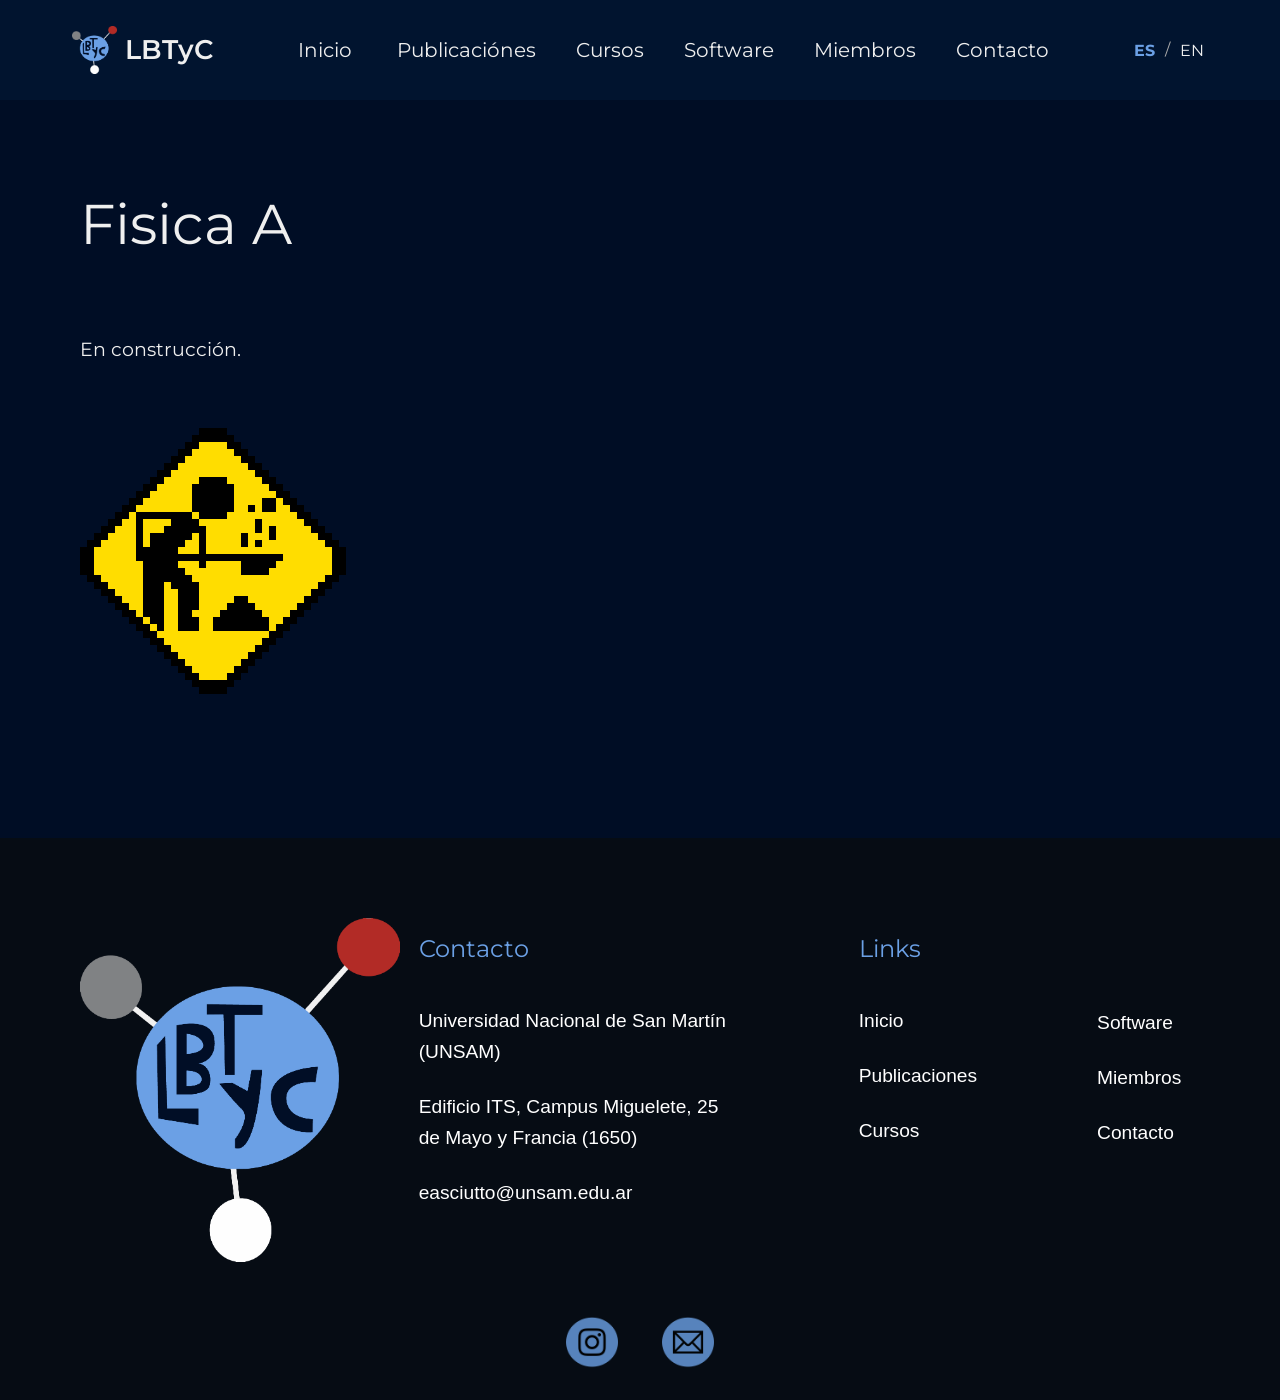
<file: curso-cpu.html>
<!DOCTYPE html>
<html lang="es">

    <head>
        <meta charset="UTF-8">
        <meta name="viewport" content="width=device-width, initial-scale=1.0">

        <title>LBTyC</title>
        <link rel="icon" type="image/png" href="img/lablogo2.png">

        <link rel="preconnect" href="https://fonts.googleapis.com">
        <link rel="preconnect" href="https://fonts.gstatic.com" crossorigin>
        <link href="https://fonts.googleapis.com/css2?family=Montserrat:ital,wght@0,100..900;1,100..900&display=swap" rel="stylesheet">

        <link rel="stylesheet" href="css/style.css">
        
    </head>

    <body>
        <header>
            <nav class="navbar">
                <div class="logo">
                    <img src="img/lablogo.png" alt="Logo LBTyC">
                    <h2>LBTyC</h2>
                </div>

                <ul class="nav-links" id="navLinks">
                    <li><a data-i18n="nav-inicio" href="index.html">Inicio</a></li>
                    <li><a data-i18n="nav-publicaciones" href="publicaciones.html">Publicaciónes</a></li>
                    <li><a data-i18n="nav-cursos" href="cursos.html">Cursos</a></li>
                    <li><a data-i18n="nav-software" href="software.html">Software</a></li>
                    <li><a data-i18n="nav-miembros" href="miembros.html">Miembros</a></li>
                    <li><a data-i18n="nav-contacto" href="contacto.html">Contacto</a></li>
                </ul>

                <div class="language-toggle">
                    <button id="btn-es" class="active">ES</button>
                    <span>/</span>
                    <button id="btn-en">EN</button>
                </div>


                <div class="hamburger" id="hamburger">
                    <span></span>
                    <span></span>
                    <span></span>
                </div>
            </nav>
        </header>
        
        <main class="main-cursos">
            <section class="curso-intro">
                <h1 data-i18n="cursos-fisica-titulo">Fisica A</h1>
                <p data-i18n="fisica-text">En construcción.</p>
                <img class="en-construccion" src="img/fisicacpu.gif" alt="gif de un hombre cavando">
            </section>
            
        </main>

        <footer>

            <section class="footer-arriba">
                <div class="footer-logo">
                    <img src="img/lablogo.png" alt="Logo LBTyC">
                </div>

                <div class="footer-caja">

                    <ul class="footer-links">
                        
                            <div class="column1">
                                <h3 data-i18n="home-footer-conacto">Contacto</h3>
                                <li>Universidad Nacional de San Martín (UNSAM)</li>
                                <li>Edificio ITS, Campus Miguelete, 25 de Mayo y Francia (1650)</li>
                                <li>easciutto@unsam.edu.ar</li>
                            </div>
                            <div class="column2">
                                <h3>Links</h3>
                                <li><a data-i18n="nav-inicio" href="index.html">Inicio</a></li>
                                <li><a data-i18n="nav-publicaciones" href="publicaciones.html">Publicaciones</a></li>
                                <li><a data-i18n="nav-cursos" href="cursos.html">Cursos</a></li>
                            </div>
                            <div class="column3">
                                <li><a data-i18n="nav-software" href="software.html">Software</a></li>
                                <li><a data-i18n="nav-miembros" href="miembros.html">Miembros</a></li>
                                <li><a data-i18n="nav-contacto" href="contacto.html">Contacto</a></li>  
                            </div>
                    </ul>
                    
                </div>
            </section>

        
        <section class="footer-abajo">
            <div class="footer-icons">
            <a target="_blank" href="https://www.instagram.com/labbioficomp.unsam?igsi=MWd5bGJ6amZua3pocA=="><img src="img/instagram.png" alt="icono de instagram"></a>
            <a href="mailto:easciutto@unsam.edu.ar" target="_blank"><img src="img/mail.png" alt="icono de mail"></a>
            </div>
        </section>

        </footer>


    <script src="js/scripts.js"></script>    
    </body>


</html>
</file>
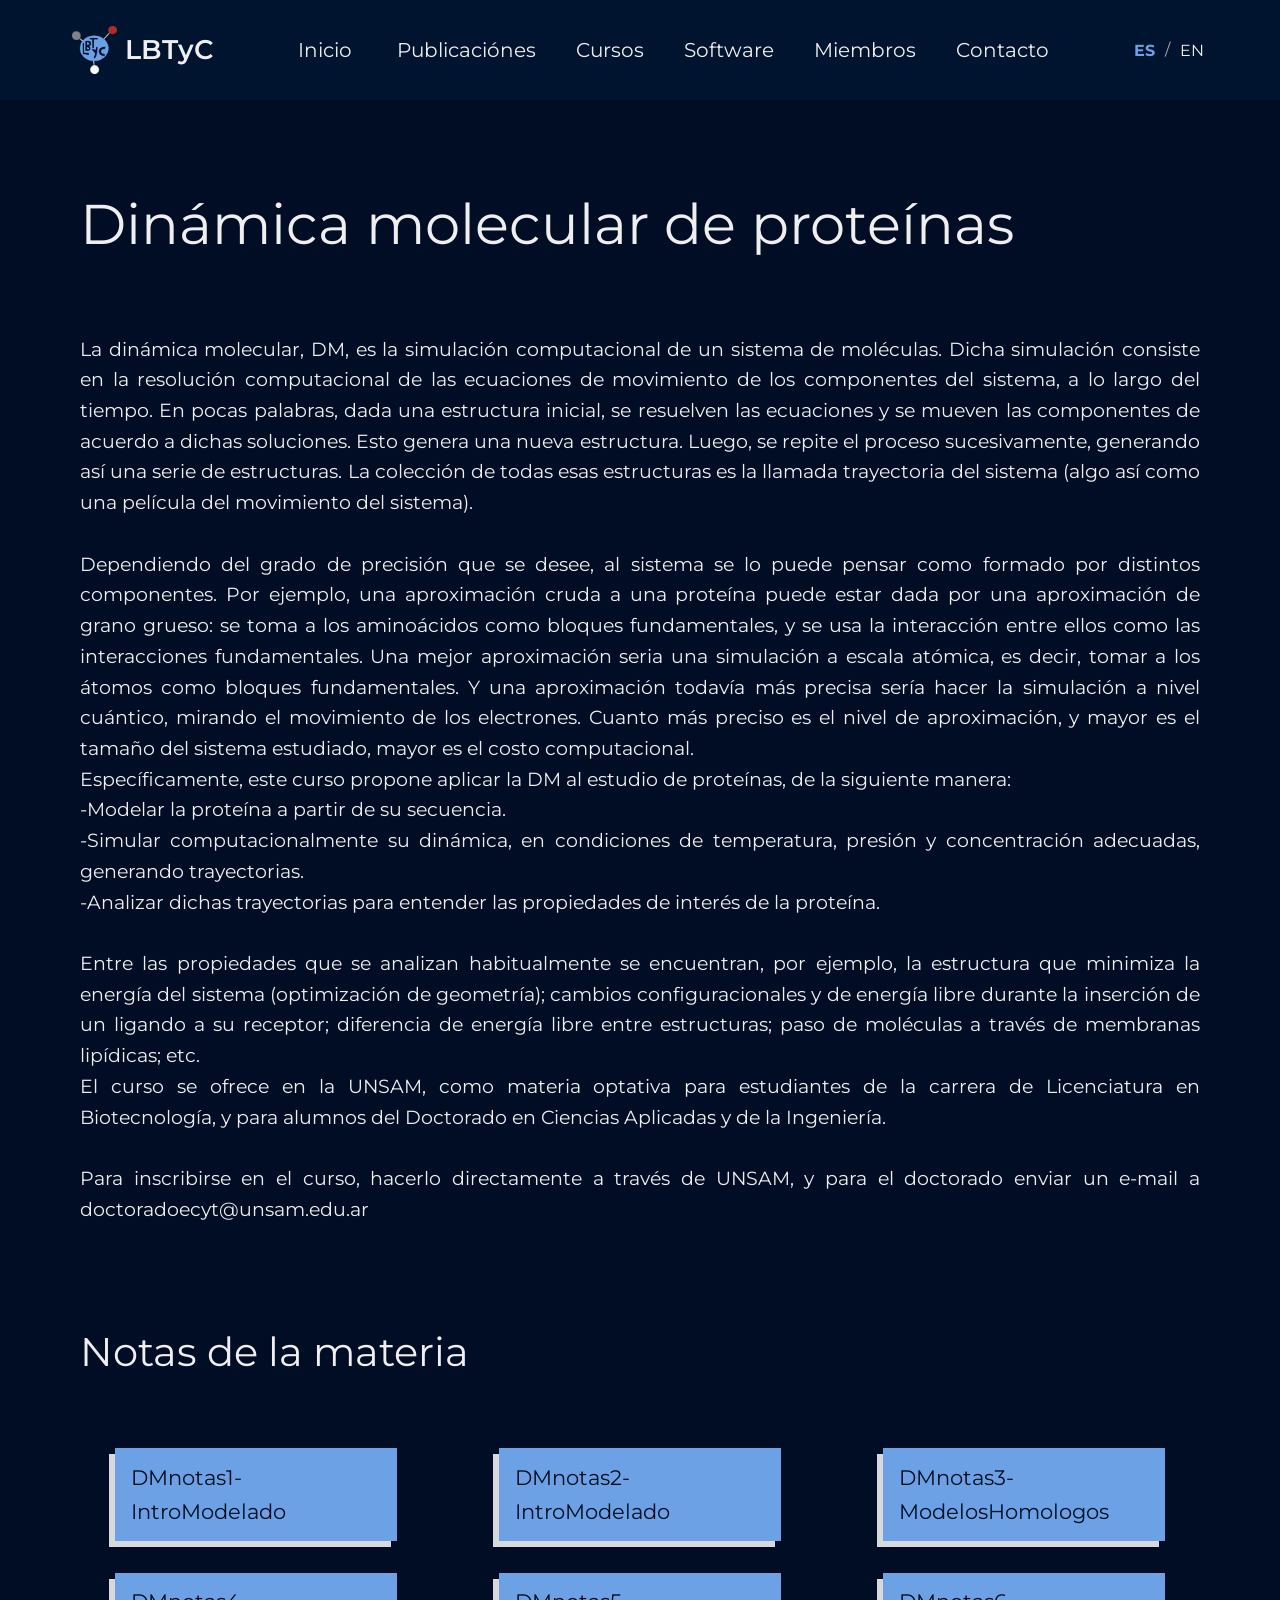
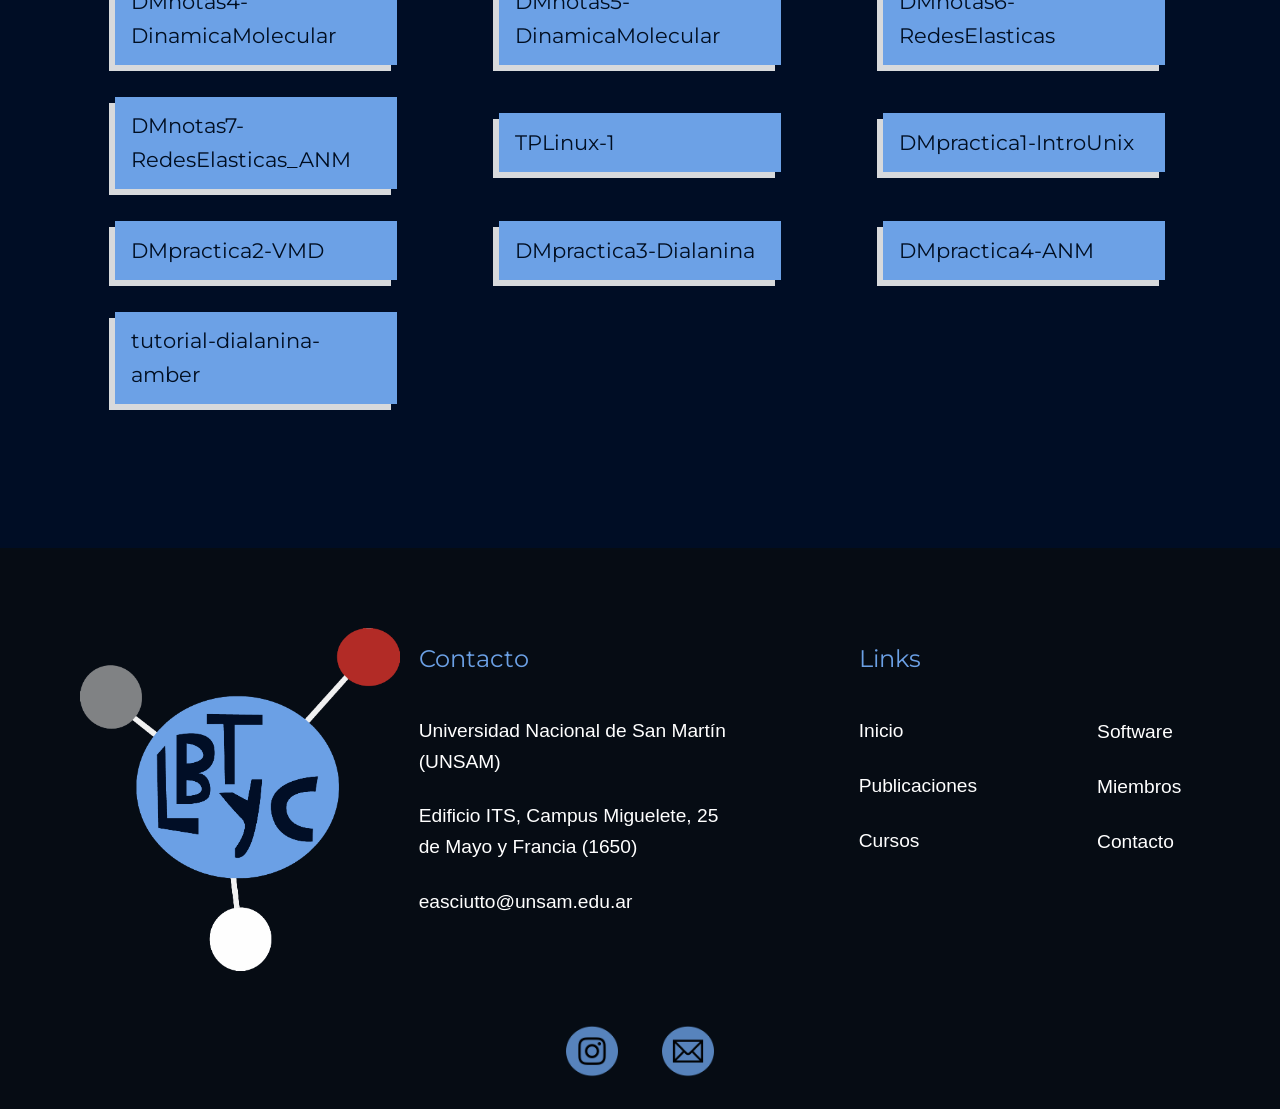
<file: curso-dinamica.html>
<!DOCTYPE html>
<html lang="es">

    <head>
        <meta charset="UTF-8">
        <meta name="viewport" content="width=device-width, initial-scale=1.0">

        <title>LBTyC</title>
        <link rel="icon" type="image/png" href="img/lablogo2.png">

        <link rel="preconnect" href="https://fonts.googleapis.com">
        <link rel="preconnect" href="https://fonts.gstatic.com" crossorigin>
        <link href="https://fonts.googleapis.com/css2?family=Montserrat:ital,wght@0,100..900;1,100..900&display=swap" rel="stylesheet">

        <link rel="stylesheet" href="css/style.css">
        
    </head>

    <body>
        <header>
            <nav class="navbar">
                <div class="logo">
                    <img src="img/lablogo.png" alt="Logo LBTyC">
                    <h2>LBTyC</h2>
                </div>

                <ul class="nav-links" id="navLinks">
                    <li><a data-i18n="nav-inicio" href="index.html">Inicio</a></li>
                    <li><a data-i18n="nav-publicaciones" href="publicaciones.html">Publicaciónes</a></li>
                    <li><a data-i18n="nav-cursos" href="cursos.html">Cursos</a></li>
                    <li><a data-i18n="nav-software" href="software.html">Software</a></li>
                    <li><a data-i18n="nav-miembros" href="miembros.html">Miembros</a></li>
                    <li><a data-i18n="nav-contacto" href="contacto.html">Contacto</a></li>
                </ul>

                <div class="language-toggle">
                    <button id="btn-es" class="active">ES</button>
                    <span>/</span>
                    <button id="btn-en">EN</button>
                </div>


                <div class="hamburger" id="hamburger">
                    <span></span>
                    <span></span>
                    <span></span>
                </div>
            </nav>
        </header>

        <main class="main-cursos">
            <section class="curso-intro">
                <h1 data-i18n="cursos-dinamica-titulo">Dinámica molecular de proteínas</h1>
                <p data-i18n="dinamica-text">La dinámica molecular, DM, es la simulación computacional de un sistema de moléculas. Dicha simulación consiste en la resolución computacional de las ecuaciones de movimiento de los componentes del sistema, a lo largo del tiempo. En pocas palabras, dada una estructura inicial, se resuelven las ecuaciones y se mueven las componentes de acuerdo a dichas soluciones. Esto genera una nueva estructura. Luego, se repite el proceso sucesivamente, generando así una serie de estructuras. La colección de todas esas estructuras es la llamada trayectoria del sistema (algo así como una película del movimiento del sistema). <br> <br> Dependiendo del grado de precisión que se desee, al sistema se lo puede pensar como formado por distintos componentes. Por ejemplo, una aproximación cruda a una proteína puede estar dada por una aproximación de grano grueso: se toma a los aminoácidos como bloques fundamentales, y se usa la interacción entre ellos como las interacciones fundamentales. Una mejor aproximación seria una simulación a escala atómica, es decir, tomar a los átomos como bloques fundamentales. Y una aproximación todavía más precisa sería hacer la simulación a nivel cuántico, mirando el movimiento de los electrones. Cuanto más preciso es el nivel de aproximación, y mayor es el tamaño del sistema estudiado, mayor es el costo computacional. <br> Específicamente, este curso propone aplicar la DM al estudio de proteínas, de la siguiente manera: <br> -Modelar la proteína a partir de su secuencia. <br> -Simular computacionalmente su dinámica, en condiciones de temperatura, presión y concentración adecuadas, generando trayectorias. <br> -Analizar dichas trayectorias para entender las propiedades de interés de la proteína. <br> <br> Entre las propiedades que se analizan habitualmente se encuentran, por ejemplo, la estructura que minimiza la energía del sistema (optimización de geometría); cambios configuracionales y de energía libre durante la inserción de un ligando a su receptor;  diferencia de energía libre entre estructuras; paso de moléculas a través de membranas lipídicas; etc. <br> El curso se ofrece en la UNSAM, como materia optativa para estudiantes de la carrera de Licenciatura en Biotecnología, y para alumnos del Doctorado en Ciencias Aplicadas y de la Ingeniería. <br> <br> Para inscribirse en el curso, hacerlo directamente a través de UNSAM, y para el doctorado enviar un e-mail a doctoradoecyt@unsam.edu.ar </p>
            </section>

            <section class="curso-notas">
                <h3 data-i18n="notas-cursos">Notas de la materia</h3>
                <ul class="lista-notas">
                    <li><a href="https://aglab1es.wordpress.com/wp-content/uploads/2018/08/dmnotas1-intromodelado.pdf" target="_blank">DMnotas1-IntroModelado</a></li>
                    <li><a href="https://aglab1es.wordpress.com/wp-content/uploads/2018/08/dmnotas2-intromodelado1.pdf" target="_blank">DMnotas2-IntroModelado</a></li>
                    <li><a href="https://aglab1es.wordpress.com/wp-content/uploads/2018/08/dmnotas3-modeloshomologos.pdf" target="_blank">DMnotas3-ModelosHomologos</a></li>
                    <li><a href="https://aglab1es.wordpress.com/wp-content/uploads/2018/09/dmnotas4-dinamicamolecular14.pdf" target="_blank">DMnotas4-DinamicaMolecular</a></li>
                    <li><a href="https://aglab1es.wordpress.com/wp-content/uploads/2017/09/dmnotas5-dinamicamolecular2.pdf" target="_blank">DMnotas5-DinamicaMolecular</a></li>
                    <li><a href="https://aglab1.files.wordpress.com/2017/08/dmnotas6-redeselasticas.pdf" target="_blank">DMnotas6-RedesElasticas</a></li>
                    <li><a href="https://aglab1es.wordpress.com/wp-content/uploads/2017/10/dmnotas7-redeselasticas_anm.pdf" target="_blank">DMnotas7-RedesElasticas_ANM</a></li>
                    <li><a href="https://aglab1.files.wordpress.com/2017/08/tplinux-1.pdf" target="_blank">TPLinux-1</a></li>
                    <li><a href="https://aglab1es.wordpress.com/wp-content/uploads/2018/08/dmpractica1-introunix.pdf" target="_blank">DMpractica1-IntroUnix</a></li>
                    <li><a href="https://aglab1es.wordpress.com/wp-content/uploads/2017/09/dmpractica2-vmd.pdf" target="_blank">DMpractica2-VMD</a></li>
                    <li><a href="https://aglab1es.wordpress.com/wp-content/uploads/2017/09/dmpractica3-dialanina.pdf" target="_blank">DMpractica3-Dialanina</a></li>
                    <li><a href="https://aglab1.files.wordpress.com/2017/08/dmpractica4-anm.pdf" target="_blank">DMpractica4-ANM</a></li>
                    <li><a href="https://drive.google.com/open?id=1mL-Sqzd-pfrHHy45v6v6XZbvyi4_3PpL" target="_blank">tutorial-dialanina-amber</a></li>
                </ul>

            </section>
            
        </main>

        <footer>

            <section class="footer-arriba">
                <div class="footer-logo">
                    <img src="img/lablogo.png" alt="Logo LBTyC">
                </div>

                <div class="footer-caja">

                    <ul class="footer-links">
                        
                            <div class="column1">
                                <h3 data-i18n="home-footer-conacto">Contacto</h3>
                                <li>Universidad Nacional de San Martín (UNSAM)</li>
                                <li>Edificio ITS, Campus Miguelete, 25 de Mayo y Francia (1650)</li>
                                <li>easciutto@unsam.edu.ar</li>
                            </div>
                            <div class="column2">
                                <h3>Links</h3>
                                <li><a data-i18n="nav-inicio" href="index.html">Inicio</a></li>
                                <li><a data-i18n="nav-publicaciones" href="publicaciones.html">Publicaciones</a></li>
                                <li><a data-i18n="nav-cursos" href="cursos.html">Cursos</a></li>
                            </div>
                            <div class="column3">
                                <li><a data-i18n="nav-software" href="software.html">Software</a></li>
                                <li><a data-i18n="nav-miembros" href="miembros.html">Miembros</a></li>
                                <li><a data-i18n="nav-contacto" href="contacto.html">Contacto</a></li>  
                            </div>
                    </ul>
                    
                </div>
            </section>

        
        <section class="footer-abajo">
            <div class="footer-icons">
            <a target="_blank" href="https://www.instagram.com/labbioficomp.unsam?igsi=MWd5bGJ6amZua3pocA=="><img src="img/instagram.png" alt="icono de instagram"></a>
            <a href="mailto:easciutto@unsam.edu.ar" target="_blank"><img src="img/mail.png" alt="icono de mail"></a>
            </div>
        </section>

        </footer>


    <script src="js/scripts.js"></script>    
    </body>


</html>
</file>
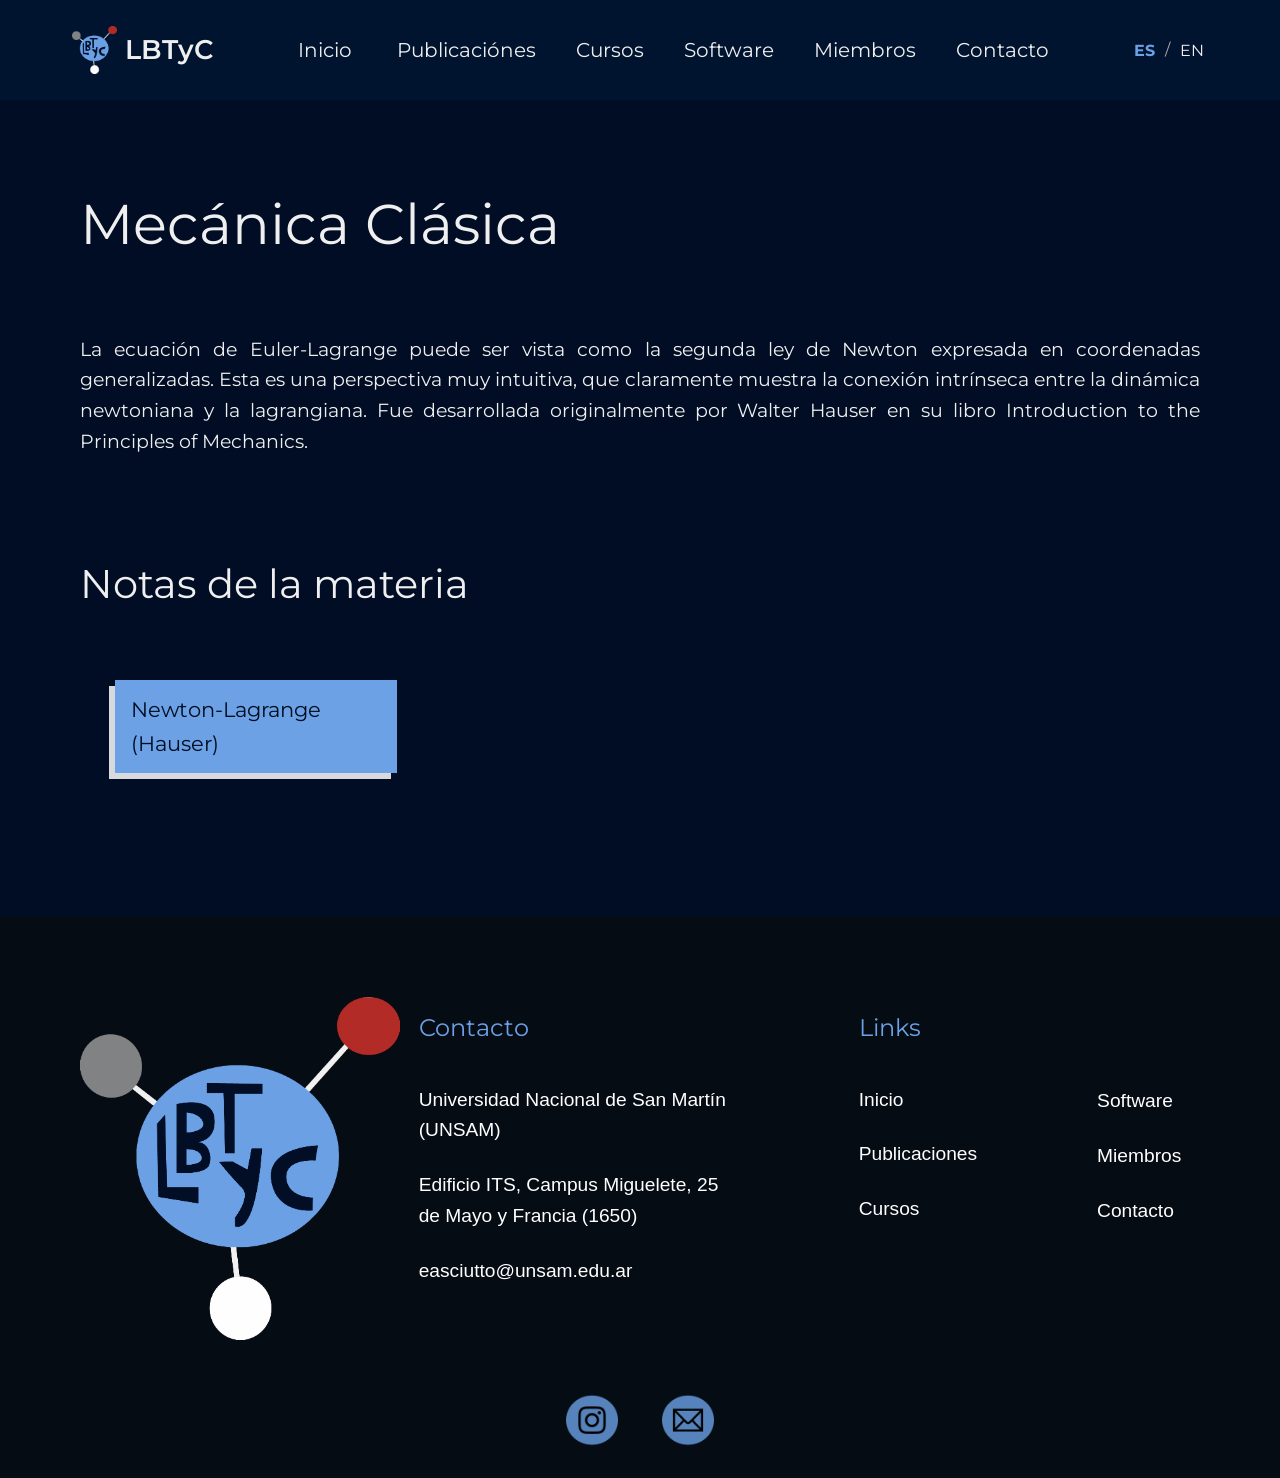
<file: curso-mecanica.html>
<!DOCTYPE html>
<html lang="es">

    <head>
        <meta charset="UTF-8">
        <meta name="viewport" content="width=device-width, initial-scale=1.0">

        <title>LBTyC</title>
        <link rel="icon" type="image/png" href="img/lablogo2.png">

        <link rel="preconnect" href="https://fonts.googleapis.com">
        <link rel="preconnect" href="https://fonts.gstatic.com" crossorigin>
        <link href="https://fonts.googleapis.com/css2?family=Montserrat:ital,wght@0,100..900;1,100..900&display=swap" rel="stylesheet">

        <link rel="stylesheet" href="css/style.css">
        
    </head>

    <body>
        <header>
            <nav class="navbar">
                <div class="logo">
                    <img src="img/lablogo.png" alt="Logo LBTyC">
                    <h2>LBTyC</h2>
                </div>

                <ul class="nav-links" id="navLinks">
                    <li><a data-i18n="nav-inicio" href="index.html">Inicio</a></li>
                    <li><a data-i18n="nav-publicaciones" href="publicaciones.html">Publicaciónes</a></li>
                    <li><a data-i18n="nav-cursos" href="cursos.html">Cursos</a></li>
                    <li><a data-i18n="nav-software" href="software.html">Software</a></li>
                    <li><a data-i18n="nav-miembros" href="miembros.html">Miembros</a></li>
                    <li><a data-i18n="nav-contacto" href="contacto.html">Contacto</a></li>
                </ul>

                <div class="language-toggle">
                    <button id="btn-es" class="active">ES</button>
                    <span>/</span>
                    <button id="btn-en">EN</button>
                </div>


                <div class="hamburger" id="hamburger">
                    <span></span>
                    <span></span>
                    <span></span>
                </div>
            </nav>
        </header>

        <main class="main-cursos">
            <section class="curso-intro">
                <h1 data-i18n="cursos-mecanica-titulo">Mecánica Clásica</h1>
                <p data-i18n="mecanica-text">La ecuación de Euler-Lagrange puede ser vista como la segunda ley de Newton expresada en coordenadas generalizadas. Esta es una perspectiva muy intuitiva, que claramente muestra la conexión intrínseca entre la dinámica newtoniana y la lagrangiana. Fue desarrollada originalmente por Walter Hauser en su libro Introduction to the Principles of Mechanics.</p>
            </section>

            <section class="curso-notas curso-mecanica">
                <h3 data-i18n="notas-cursos">Notas de la materia</h3>
                <ul class="lista-notas">
                    <li> <a href="https://aglab1.wordpress.com/wp-content/uploads/2018/06/hauser_lagrangeeqs.pdf" target="_blank">Newton-Lagrange (Hauser)</a></li>
                </ul>

            </section>
            
        </main>

        <footer>

            <section class="footer-arriba">
                <div class="footer-logo">
                    <img src="img/lablogo.png" alt="Logo LBTyC">
                </div>

                <div class="footer-caja">

                    <ul class="footer-links">
                        
                            <div class="column1">
                                <h3 data-i18n="home-footer-conacto">Contacto</h3>
                                <li>Universidad Nacional de San Martín (UNSAM)</li>
                                <li>Edificio ITS, Campus Miguelete, 25 de Mayo y Francia (1650)</li>
                                <li>easciutto@unsam.edu.ar</li>
                            </div>
                            <div class="column2">
                                <h3>Links</h3>
                                <li><a data-i18n="nav-inicio" href="index.html">Inicio</a></li>
                                <li><a data-i18n="nav-publicaciones" href="publicaciones.html">Publicaciones</a></li>
                                <li><a data-i18n="nav-cursos" href="cursos.html">Cursos</a></li>
                            </div>
                            <div class="column3">
                                <li><a data-i18n="nav-software" href="software.html">Software</a></li>
                                <li><a data-i18n="nav-miembros" href="miembros.html">Miembros</a></li>
                                <li><a data-i18n="nav-contacto" href="contacto.html">Contacto</a></li>  
                            </div>
                    </ul>
                    
                </div>
            </section>

        
        <section class="footer-abajo">
            <div class="footer-icons">
            <a target="_blank" href="https://www.instagram.com/labbioficomp.unsam?igsi=MWd5bGJ6amZua3pocA=="><img src="img/instagram.png" alt="icono de instagram"></a>
            <a href="mailto:easciutto@unsam.edu.ar" target="_blank"><img src="img/mail.png" alt="icono de mail"></a>
            </div>
        </section>

        </footer>


    <script src="js/scripts.js"></script>    
    </body>


</html>
</file>
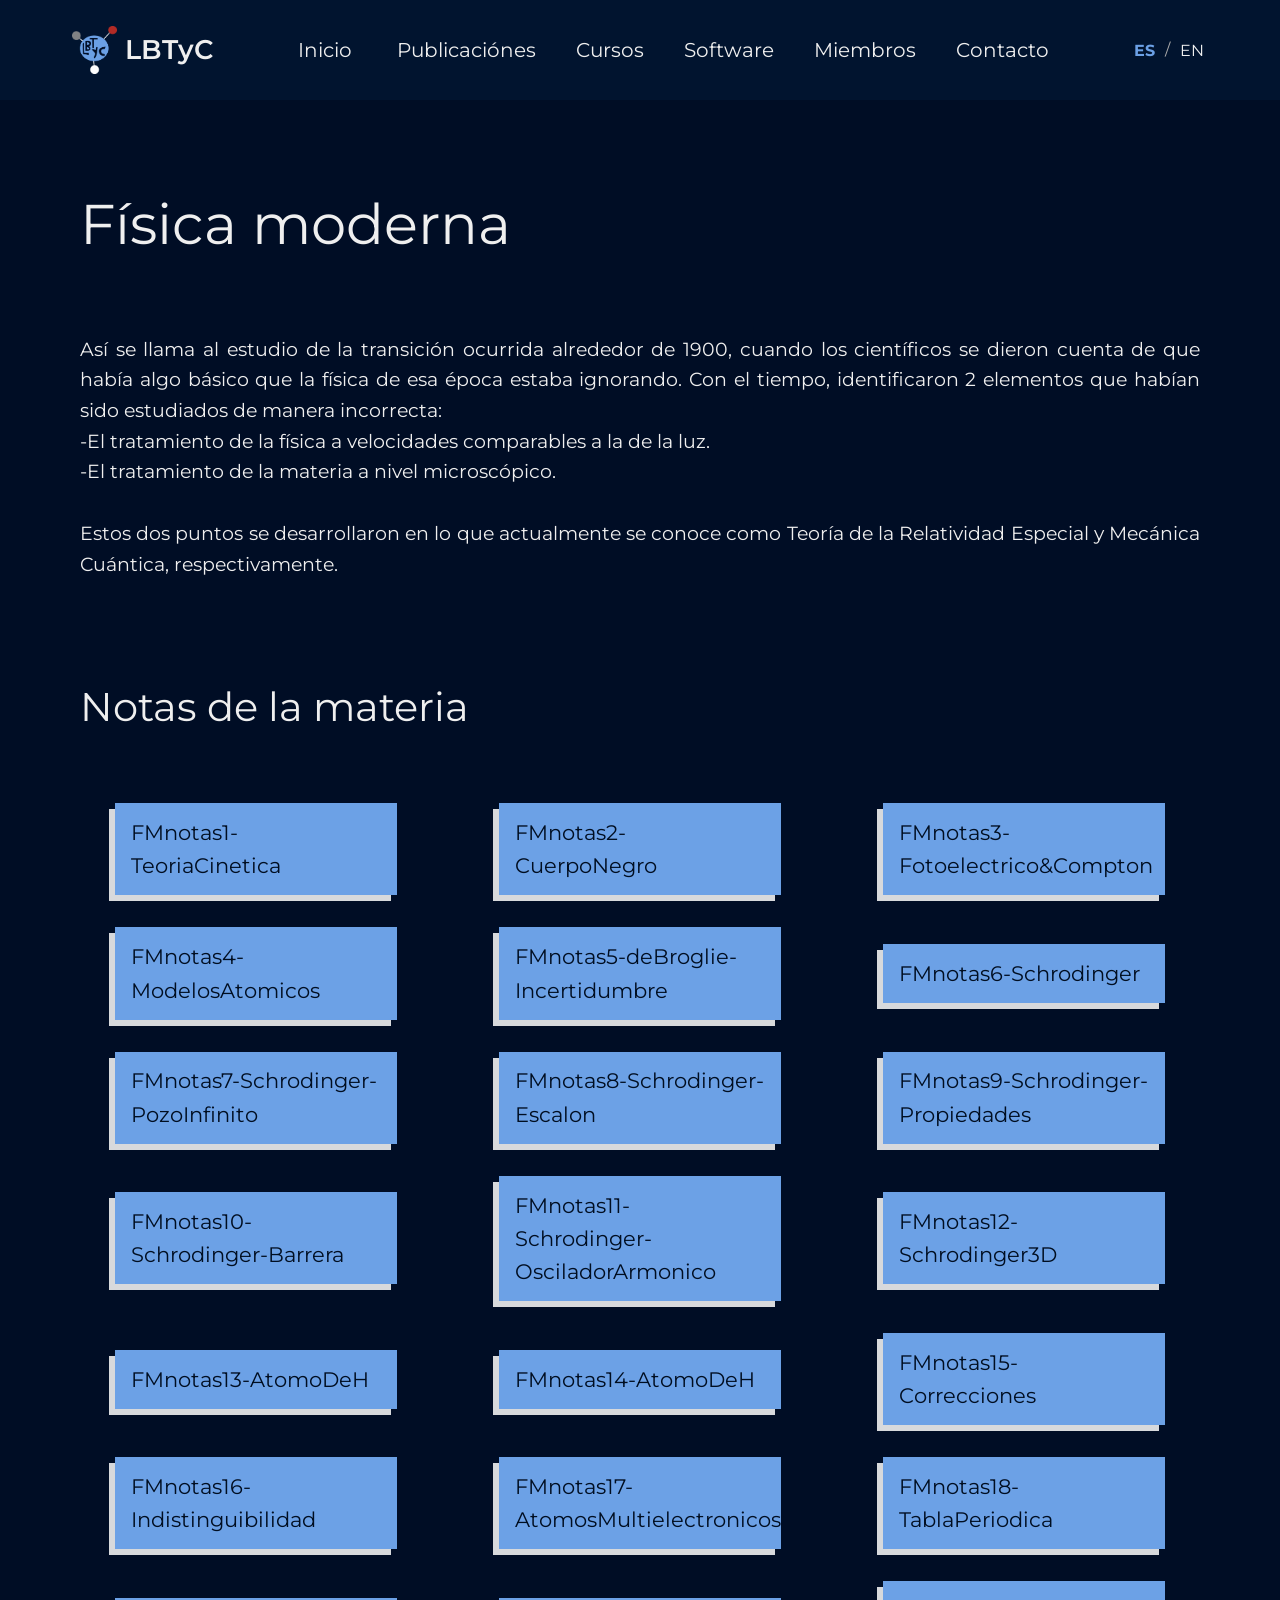
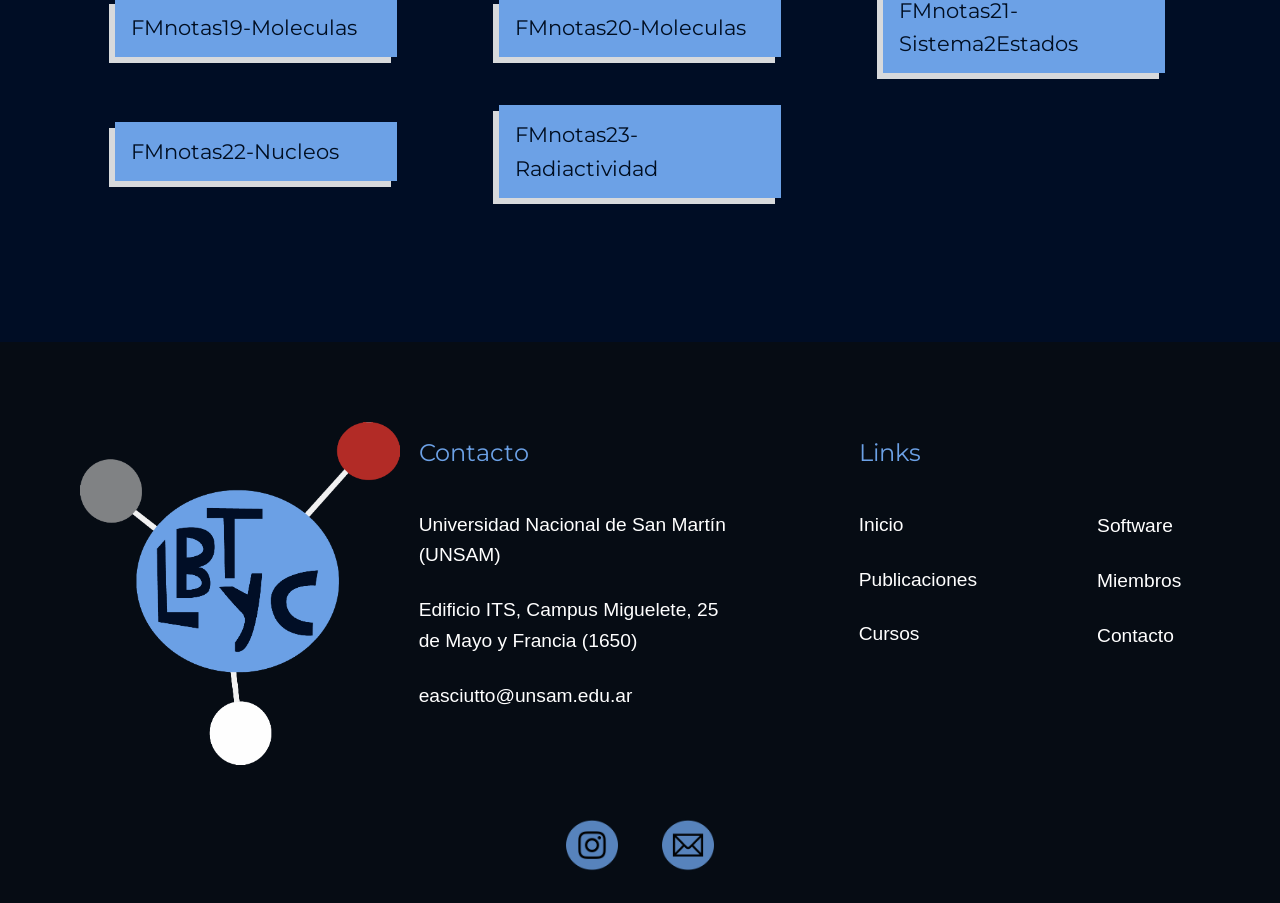
<file: curso-moderna.html>
<!DOCTYPE html>
<html lang="es">

    <head>
        <meta charset="UTF-8">
        <meta name="viewport" content="width=device-width, initial-scale=1.0">

        <title>LBTyC</title>
        <link rel="icon" type="image/png" href="img/lablogo2.png">

        <link rel="preconnect" href="https://fonts.googleapis.com">
        <link rel="preconnect" href="https://fonts.gstatic.com" crossorigin>
        <link href="https://fonts.googleapis.com/css2?family=Montserrat:ital,wght@0,100..900;1,100..900&display=swap" rel="stylesheet">

        <link rel="stylesheet" href="css/style.css">
        
    </head>

    <body>
        <header>
            <nav class="navbar">
                <div class="logo">
                    <img src="img/lablogo.png" alt="Logo LBTyC">
                    <h2>LBTyC</h2>
                </div>

                <ul class="nav-links" id="navLinks">
                    <li><a data-i18n="nav-inicio" href="index.html">Inicio</a></li>
                    <li><a data-i18n="nav-publicaciones" href="publicaciones.html">Publicaciónes</a></li>
                    <li><a data-i18n="nav-cursos" href="cursos.html">Cursos</a></li>
                    <li><a data-i18n="nav-software" href="software.html">Software</a></li>
                    <li><a data-i18n="nav-miembros" href="miembros.html">Miembros</a></li>
                    <li><a data-i18n="nav-contacto" href="contacto.html">Contacto</a></li>
                </ul>

                <div class="language-toggle">
                    <button id="btn-es" class="active">ES</button>
                    <span>/</span>
                    <button id="btn-en">EN</button>
                </div>


                <div class="hamburger" id="hamburger">
                    <span></span>
                    <span></span>
                    <span></span>
                </div>
            </nav>
        </header>

        <main class="main-cursos">
            <section class="curso-intro">
                <h1 data-i18n="cursos-moderna-titulo" >Física moderna</h1>
                <p data-i18n="moderna-text">Así se llama al estudio de la transición ocurrida alrededor de 1900, cuando los científicos se dieron cuenta de que había algo básico que la física de esa época estaba ignorando. Con el tiempo, identificaron 2 elementos que habían sido estudiados de manera incorrecta: <br>

    -El tratamiento de la física a velocidades comparables a la de la luz. <br>
    -El tratamiento de la materia a nivel microscópico. <br> <br>

                Estos dos puntos se desarrollaron en lo que actualmente se conoce como Teoría de la Relatividad Especial y Mecánica Cuántica, respectivamente.</p>
            </section>

            <section class="curso-notas">
                <h3 data-i18n="notas-cursos">Notas de la materia</h3>
                <ul class="lista-notas">
                    <li><a href="https://aglab1es.wordpress.com/wp-content/uploads/2018/09/fmnotas1-teoriacinetica.pdf" target="_blank">FMnotas1-TeoriaCinetica</a></li>
                    <li><a href="https://aglab1es.wordpress.com/wp-content/uploads/2018/08/fmnotas2-cuerponegro.pdf" target="_blank">FMnotas2-CuerpoNegro</a></li>
                    <li><a href="https://aglab1es.wordpress.com/wp-content/uploads/2018/08/fmnotas3-fotoelectricocompton1.pdf" target="_blank">FMnotas3-Fotoelectrico&Compton</a></li>
                    <li><a href="https://aglab1es.wordpress.com/wp-content/uploads/2018/08/fmnotas4-modelosatomicos.pdf" target="_blank">FMnotas4-ModelosAtomicos</a></li>
                    <li><a href="https://aglab1es.wordpress.com/wp-content/uploads/2018/08/fmnotas5-debroglie-incertidumbre.pdf" target="_blank">FMnotas5-deBroglie-Incertidumbre</a></li>
                    <li><a href="https://aglab1es.wordpress.com/wp-content/uploads/2018/08/fmnotas6-schrodinger.pdf" target="_blank">FMnotas6-Schrodinger</a></li>
                    <li><a href="https://aglab1es.wordpress.com/wp-content/uploads/2018/08/fmnotas7-schrodinger-pozoinfinito1.pdf" target="_blank">FMnotas7-Schrodinger-PozoInfinito</a></li>
                    <li><a href="https://aglab1es.wordpress.com/wp-content/uploads/2018/09/fmnotas8-schrodinger-escalon.pdf" target="_blank">FMnotas8-Schrodinger-Escalon</a></li>
                    <li><a href="https://aglab1es.wordpress.com/wp-content/uploads/2018/09/fmnotas9-schrodinger-propiedades1.pdf" target="_blank">FMnotas9-Schrodinger-Propiedades</a></li>
                    <li><a href="https://aglab1es.wordpress.com/wp-content/uploads/2018/09/fmnotas10-schrodinger-barrera1.pdf" target="_blank">FMnotas10-Schrodinger-Barrera</a></li>
                    <li><a href="https://aglab1es.wordpress.com/wp-content/uploads/2018/09/fmnotas11-schrodinger-osciladorarmonico.pdf" target="_blank">FMnotas11-Schrodinger-OsciladorArmonico</a></li>
                    <li><a href="https://aglab1es.wordpress.com/wp-content/uploads/2018/09/fmnotas12-schrodinger3d.pdf" target="_blank">FMnotas12-Schrodinger3D</a></li>
                    <li><a href="https://aglab1es.wordpress.com/wp-content/uploads/2018/09/fmnotas13-atomodeh1.pdf" target="_blank">FMnotas13-AtomoDeH</a></li>
                    <li><a href="https://aglab1es.wordpress.com/wp-content/uploads/2018/10/fmnotas14-atomodeh.pdf" target="_blank">FMnotas14-AtomoDeH</a></li>
                    <li><a href="https://aglab1es.wordpress.com/wp-content/uploads/2018/10/fmnotas15-correcciones.pdf" target="_blank">FMnotas15-Correcciones</a></li>
                    <li><a href="https://aglab1es.wordpress.com/wp-content/uploads/2018/10/fmnotas16-indistinguibilidad2.pdf" target="_blank">FMnotas16-Indistinguibilidad</a></li>
                    <li><a href="https://aglab1es.wordpress.com/wp-content/uploads/2018/10/fmnotas17-atomosmultielectronicos.pdf" target="_blank">FMnotas17-AtomosMultielectronicos</a></li>
                    <li><a href="https://aglab1es.wordpress.com/wp-content/uploads/2018/10/fmnotas18-tablaperiodica1.pdf" target="_blank">FMnotas18-TablaPeriodica</a></li>
                    <li><a href="https://aglab1es.wordpress.com/wp-content/uploads/2018/10/fmnotas19-moleculas.pdf" target="_blank">FMnotas19-Moleculas</a></li>
                    <li><a href="https://aglab1es.wordpress.com/wp-content/uploads/2018/10/fmnotas20-moleculas.pdf" target="_blank">FMnotas20-Moleculas</a></li>
                    <li><a href="https://aglab1es.wordpress.com/wp-content/uploads/2018/10/fmnotas21-sistema2estados1.pdf" target="_blank">FMnotas21-Sistema2Estados</a></li>
                    <li><a href="https://aglab1es.wordpress.com/wp-content/uploads/2018/10/fmnotas22-nucleos.pdf" target="_blank">FMnotas22-Nucleos</a></li>
                    <li><a href="https://aglab1es.wordpress.com/wp-content/uploads/2018/11/fmnotas23-radiactividad.pdf" target="_blank">FMnotas23-Radiactividad</a></li>

                </ul>

            </section>
            
        </main>

        <footer>

            <section class="footer-arriba">
                <div class="footer-logo">
                    <img src="img/lablogo.png" alt="Logo LBTyC">
                </div>

                <div class="footer-caja">

                    <ul class="footer-links">
                        
                            <div class="column1">
                                <h3 data-i18n="home-footer-conacto">Contacto</h3>
                                <li>Universidad Nacional de San Martín (UNSAM)</li>
                                <li>Edificio ITS, Campus Miguelete, 25 de Mayo y Francia (1650)</li>
                                <li>easciutto@unsam.edu.ar</li>
                            </div>
                            <div class="column2">
                                <h3>Links</h3>
                                <li><a data-i18n="nav-inicio" href="index.html">Inicio</a></li>
                                <li><a data-i18n="nav-publicaciones" href="publicaciones.html">Publicaciones</a></li>
                                <li><a data-i18n="nav-cursos" href="cursos.html">Cursos</a></li>
                            </div>
                            <div class="column3">
                                <li><a data-i18n="nav-software" href="software.html">Software</a></li>
                                <li><a data-i18n="nav-miembros" href="miembros.html">Miembros</a></li>
                                <li><a data-i18n="nav-contacto" href="contacto.html">Contacto</a></li>  
                            </div>
                    </ul>
                    
                </div>
            </section>

        
        <section class="footer-abajo">
            <div class="footer-icons">
            <a target="_blank" href="https://www.instagram.com/labbioficomp.unsam?igsi=MWd5bGJ6amZua3pocA=="><img src="img/instagram.png" alt="icono de instagram"></a>
            <a href="mailto:easciutto@unsam.edu.ar" target="_blank"><img src="img/mail.png" alt="icono de mail"></a>
            </div>
        </section>

        </footer>


    <script src="js/scripts.js"></script>    
    </body>


</html>
</file>
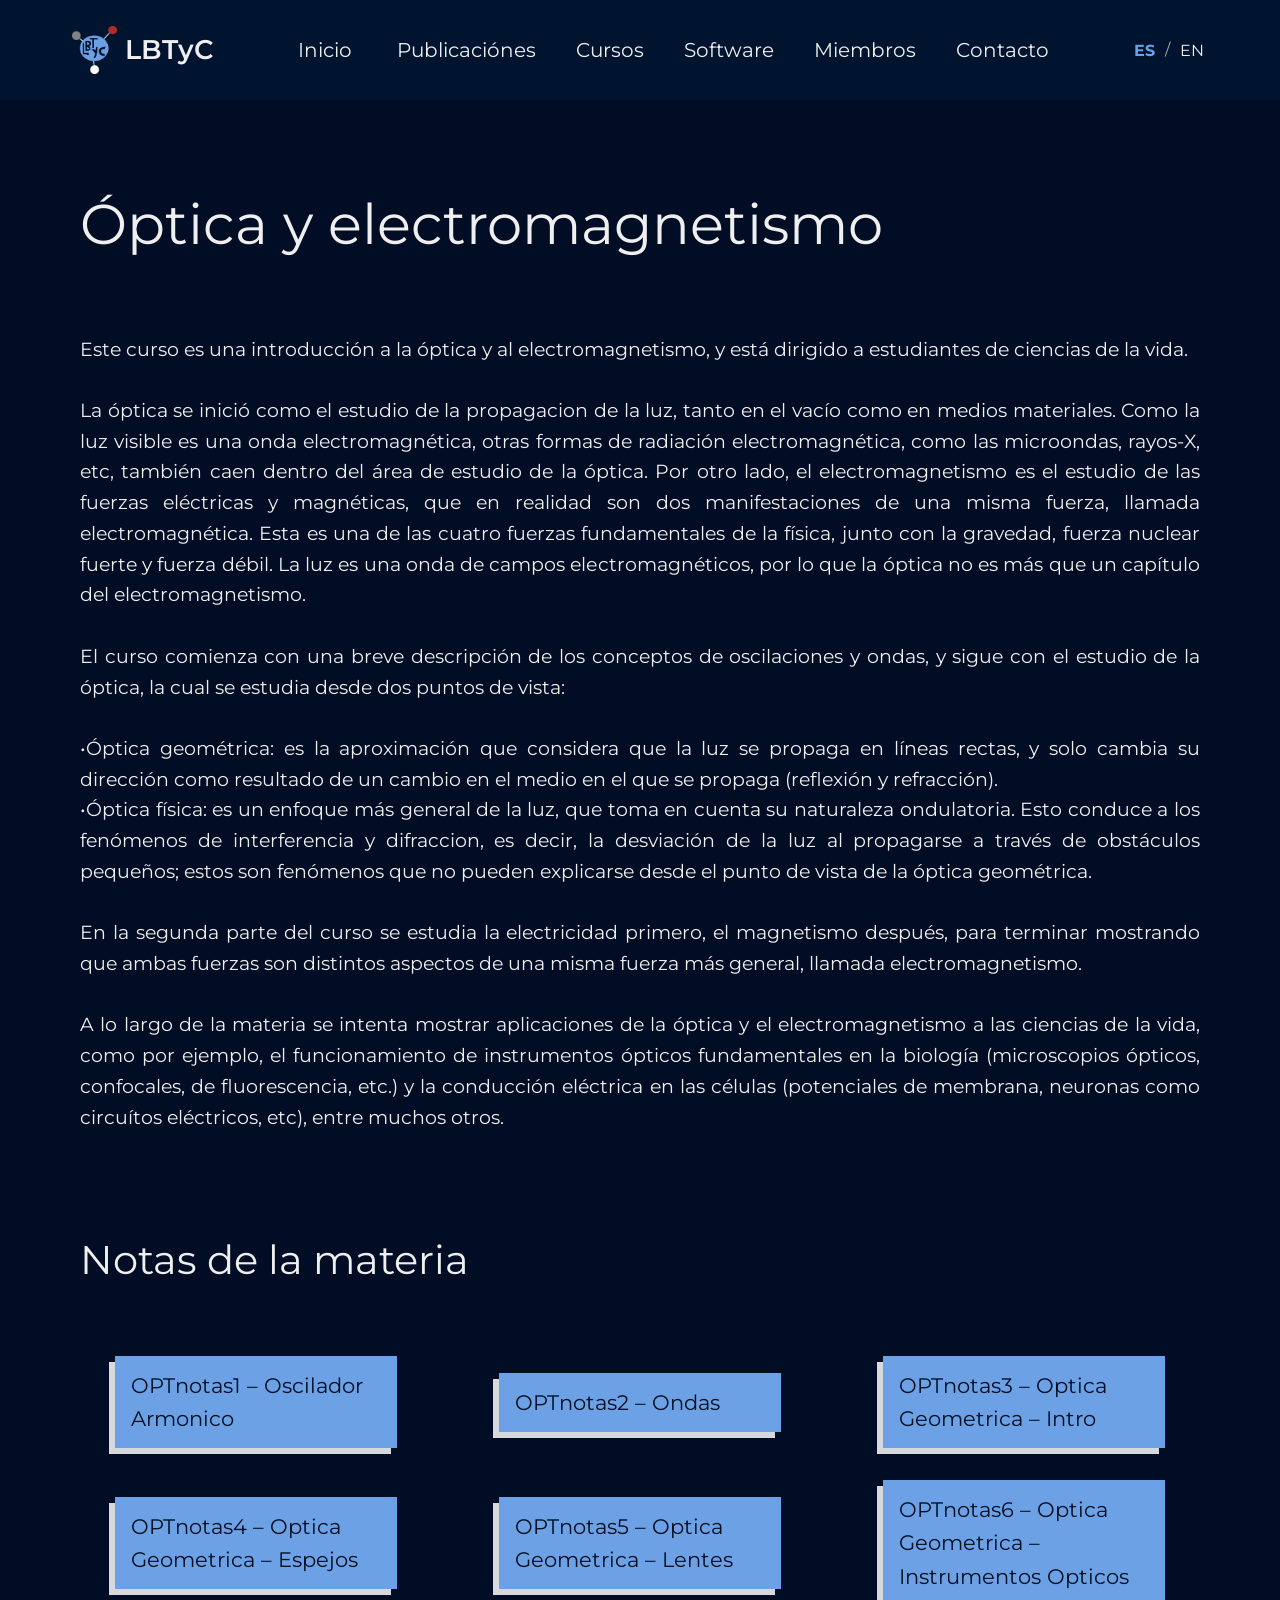
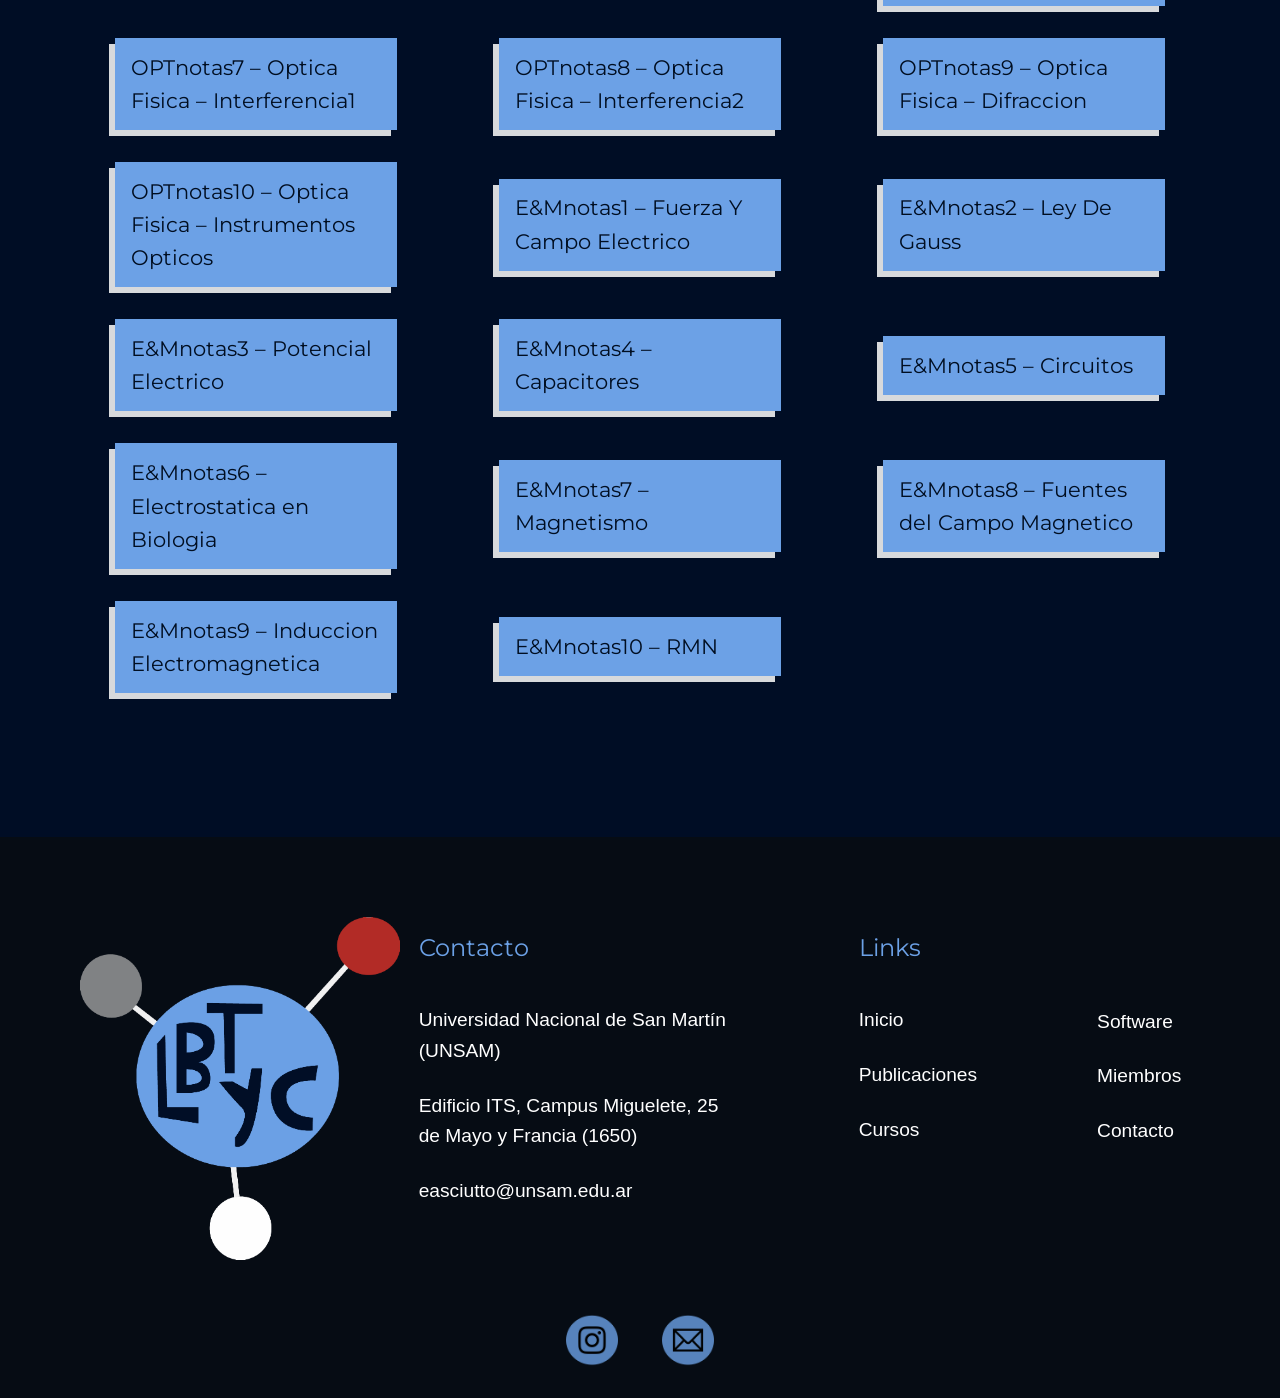
<file: curso-optica.html>
<!DOCTYPE html>
<html lang="es">

    <head>
        <meta charset="UTF-8">
        <meta name="viewport" content="width=device-width, initial-scale=1.0">

        <title>LBTyC</title>
        <link rel="icon" type="image/png" href="img/lablogo2.png">

        <link rel="preconnect" href="https://fonts.googleapis.com">
        <link rel="preconnect" href="https://fonts.gstatic.com" crossorigin>
        <link href="https://fonts.googleapis.com/css2?family=Montserrat:ital,wght@0,100..900;1,100..900&display=swap" rel="stylesheet">

        <link rel="stylesheet" href="css/style.css">
        
    </head>

    <body>
        <header>
            <nav class="navbar">
                <div class="logo">
                    <img src="img/lablogo.png" alt="Logo LBTyC">
                    <h2>LBTyC</h2>
                </div>

                <ul class="nav-links" id="navLinks">
                    <li><a data-i18n="nav-inicio" href="index.html">Inicio</a></li>
                    <li><a data-i18n="nav-publicaciones" href="publicaciones.html">Publicaciónes</a></li>
                    <li><a data-i18n="nav-cursos" href="cursos.html">Cursos</a></li>
                    <li><a data-i18n="nav-software" href="software.html">Software</a></li>
                    <li><a data-i18n="nav-miembros" href="miembros.html">Miembros</a></li>
                    <li><a data-i18n="nav-contacto" href="contacto.html">Contacto</a></li>
                </ul>

                <div class="language-toggle">
                    <button id="btn-es" class="active">ES</button>
                    <span>/</span>
                    <button id="btn-en">EN</button>
                </div>


                <div class="hamburger" id="hamburger">
                    <span></span>
                    <span></span>
                    <span></span>
                </div>
            </nav>
        </header>

        <main class="main-cursos">
            <section class="curso-intro">
                <h1 data-i18n="cursos-optica-titulo">Óptica y electromagnetismo</h1>
                <p data-i18n="optica-text">Este curso es una introducción a la óptica y al electromagnetismo, y está dirigido a estudiantes de ciencias de la vida. <br> <br> La óptica se inició como el estudio de la propagacion de la luz, tanto en el vacío como en medios materiales. Como la luz visible es una onda electromagnética, otras formas de radiación electromagnética, como las microondas, rayos-X, etc, también caen dentro del área de estudio de la óptica. Por otro lado, el electromagnetismo es el estudio de las fuerzas eléctricas y magnéticas, que en realidad son dos manifestaciones de una misma fuerza, llamada electromagnética. Esta es una de las cuatro fuerzas fundamentales de la física, junto con la gravedad, fuerza nuclear fuerte y fuerza débil. La luz es una onda de campos electromagnéticos, por lo que la óptica no es más que un capítulo del electromagnetismo. <br> <br> El curso comienza con una breve descripción de los conceptos de oscilaciones y ondas, y sigue con el estudio de la óptica, la cual se estudia desde dos puntos de vista: <br> <br> 
                •Óptica geométrica: es la aproximación que considera que la luz se propaga en líneas rectas, y solo cambia su dirección como resultado de un cambio en el medio en el que se propaga (reflexión y refracción). <br> •Óptica física: es un enfoque más general de la luz, que toma en cuenta su naturaleza ondulatoria. Esto conduce a los fenómenos de interferencia y difraccion, es decir, la desviación de la luz al propagarse a través de obstáculos pequeños; estos son fenómenos que no pueden explicarse desde el punto de vista de la óptica geométrica. <br> <br> En la segunda parte del curso se estudia la electricidad primero, el magnetismo después, para terminar mostrando que ambas fuerzas son distintos aspectos de una misma fuerza más general, llamada electromagnetismo. <br> <br> A lo largo de la materia se intenta mostrar aplicaciones de la óptica y el electromagnetismo a las ciencias de la vida, como por ejemplo, el funcionamiento de instrumentos ópticos fundamentales en la biología (microscopios ópticos, confocales, de fluorescencia, etc.) y la conducción eléctrica en las células (potenciales de membrana, neuronas como circuítos eléctricos, etc), entre muchos otros. </p>
            </section>

            <section class="curso-notas">
                <h3 data-i18n="notas-cursos">Notas de la materia</h3>
                <ul class="lista-notas">
                    <li> <a href="https://aglab1es.wordpress.com/wp-content/uploads/2024/03/optnotas1-osciladorarmonico.pdf" target="_blank">OPTnotas1 – Oscilador Armonico</a></li>
                    <li><a href="https://aglab1es.wordpress.com/wp-content/uploads/2020/03/optnotas2-ondas.pdf" target="_blank">OPTnotas2 – Ondas</a></li>
                    <li><a href="https://aglab1es.wordpress.com/wp-content/uploads/2019/05/optnotas3-optica-geometrica-intro.pdf" target="_blank">OPTnotas3 – Optica Geometrica – Intro</a></li>
                    <li><a href="https://aglab1es.wordpress.com/wp-content/uploads/2019/05/optnotas4-optica-geometrica-espejos.pdf" target="_blank">OPTnotas4 – Optica Geometrica – Espejos</a></li>
                    <li><a href="https://aglab1es.wordpress.com/wp-content/uploads/2019/08/optnotas5-optica-geometrica-lentes.pdf" target="_blank">OPTnotas5 – Optica Geometrica – Lentes</a></li>
                    <li><a href="https://aglab1es.wordpress.com/wp-content/uploads/2021/03/optnotas6-optica-geometrica-instrumentosopticos.pdf" target="_blank">OPTnotas6 – Optica Geometrica – Instrumentos Opticos</a></li>
                    <li><a href="https://aglab1es.wordpress.com/wp-content/uploads/2019/08/optnotas7-optica-fisica-interferencia1.pdf" target="_blank">OPTnotas7 – Optica Fisica – Interferencia1</a></li>
                    <li><a href="https://aglab1es.wordpress.com/wp-content/uploads/2019/09/optnotas8-optica-fisica-interferencia2.pdf" target="_blank">OPTnotas8 – Optica Fisica – Interferencia2</a></li>
                    <li><a href="https://aglab1es.wordpress.com/wp-content/uploads/2023/04/optnotas9-optica-fisica-difraccion.pdf" target="_blank">OPTnotas9 – Optica Fisica – Difraccion</a></li>
                    <li><a href="https://aglab1es.wordpress.com/wp-content/uploads/2023/04/optnotas10-optica-fisica-instrumentosopticos.pdf" target="_blank">OPTnotas10 – Optica Fisica – Instrumentos Opticos</a></li>
                    <li><a href="https://aglab1es.wordpress.com/wp-content/uploads/2025/04/emnotas1-fuerzacampoe.pdf" target="_blank">E&Mnotas1 – Fuerza Y Campo Electrico</a></li>
                    <li><a href="https://aglab1es.wordpress.com/wp-content/uploads/2019/10/emnotas2-leydegauss.pdf" target="_blank">E&Mnotas2 – Ley De Gauss</a></li>
                    <li><a href="https://aglab1es.wordpress.com/wp-content/uploads/2025/05/emnotas3-potencialelectrico.pdf" target="_blank">E&Mnotas3 – Potencial Electrico</a></li>
                    <li><a href="https://aglab1es.wordpress.com/wp-content/uploads/2022/10/emnotas4-capacitores-1.pdf" target="_blank">E&Mnotas4 – Capacitores</a></li>
                    <li><a href="https://aglab1es.wordpress.com/wp-content/uploads/2025/06/emnotas5-circuitos.pdf" target="_blank">E&Mnotas5 – Circuitos</a></li>
                    <li><a href="https://aglab1es.wordpress.com/wp-content/uploads/2019/10/emnotas6-electrostaticaenbiologia.pdf" target="_blank">E&Mnotas6 – Electrostatica en Biologia</a></li>
                    <li><a href="https://aglab1es.wordpress.com/wp-content/uploads/2019/10/emnotas7-magnetismo.pdf" target="_blank">E&Mnotas7 – Magnetismo</a></li>
                    <li><a href="https://aglab1es.wordpress.com/wp-content/uploads/2024/10/emnotas8-fuentesdelcampomagnetico.pdf" target="_blank">E&Mnotas8 – Fuentes del Campo Magnetico</a></li>
                    <li><a href="https://aglab1es.wordpress.com/wp-content/uploads/2022/10/emnotas9-induccionelectromagnetica.pdf" target="_blank">E&Mnotas9 – Induccion Electromagnetica</a></li>
                    <li><a href="https://aglab1es.wordpress.com/wp-content/uploads/2025/06/emnotas10-rmn.pdf" target="_blank">E&Mnotas10 – RMN</a></li>
                </ul>

            </section>
            
        </main>

        <footer>

            <section class="footer-arriba">
                <div class="footer-logo">
                    <img src="img/lablogo.png" alt="Logo LBTyC">
                </div>

                <div class="footer-caja">

                    <ul class="footer-links">
                        
                            <div class="column1">
                                <h3 data-i18n="home-footer-conacto">Contacto</h3>
                                <li>Universidad Nacional de San Martín (UNSAM)</li>
                                <li>Edificio ITS, Campus Miguelete, 25 de Mayo y Francia (1650)</li>
                                <li>easciutto@unsam.edu.ar</li>
                            </div>
                            <div class="column2">
                                <h3>Links</h3>
                                <li><a data-i18n="nav-inicio" href="index.html">Inicio</a></li>
                                <li><a data-i18n="nav-publicaciones" href="publicaciones.html">Publicaciones</a></li>
                                <li><a data-i18n="nav-cursos" href="cursos.html">Cursos</a></li>
                            </div>
                            <div class="column3">
                                <li><a data-i18n="nav-software" href="software.html">Software</a></li>
                                <li><a data-i18n="nav-miembros" href="miembros.html">Miembros</a></li>
                                <li><a data-i18n="nav-contacto" href="contacto.html">Contacto</a></li>  
                            </div>
                    </ul>
                    
                </div>
            </section>

        
        <section class="footer-abajo">
            <div class="footer-icons">
            <a target="_blank" href="https://www.instagram.com/labbioficomp.unsam?igsi=MWd5bGJ6amZua3pocA=="><img src="img/instagram.png" alt="icono de instagram"></a>
            <a href="mailto:easciutto@unsam.edu.ar" target="_blank"><img src="img/mail.png" alt="icono de mail"></a>
            </div>
        </section>

        </footer>


    <script src="js/scripts.js"></script>    
    </body>


</html>
</file>
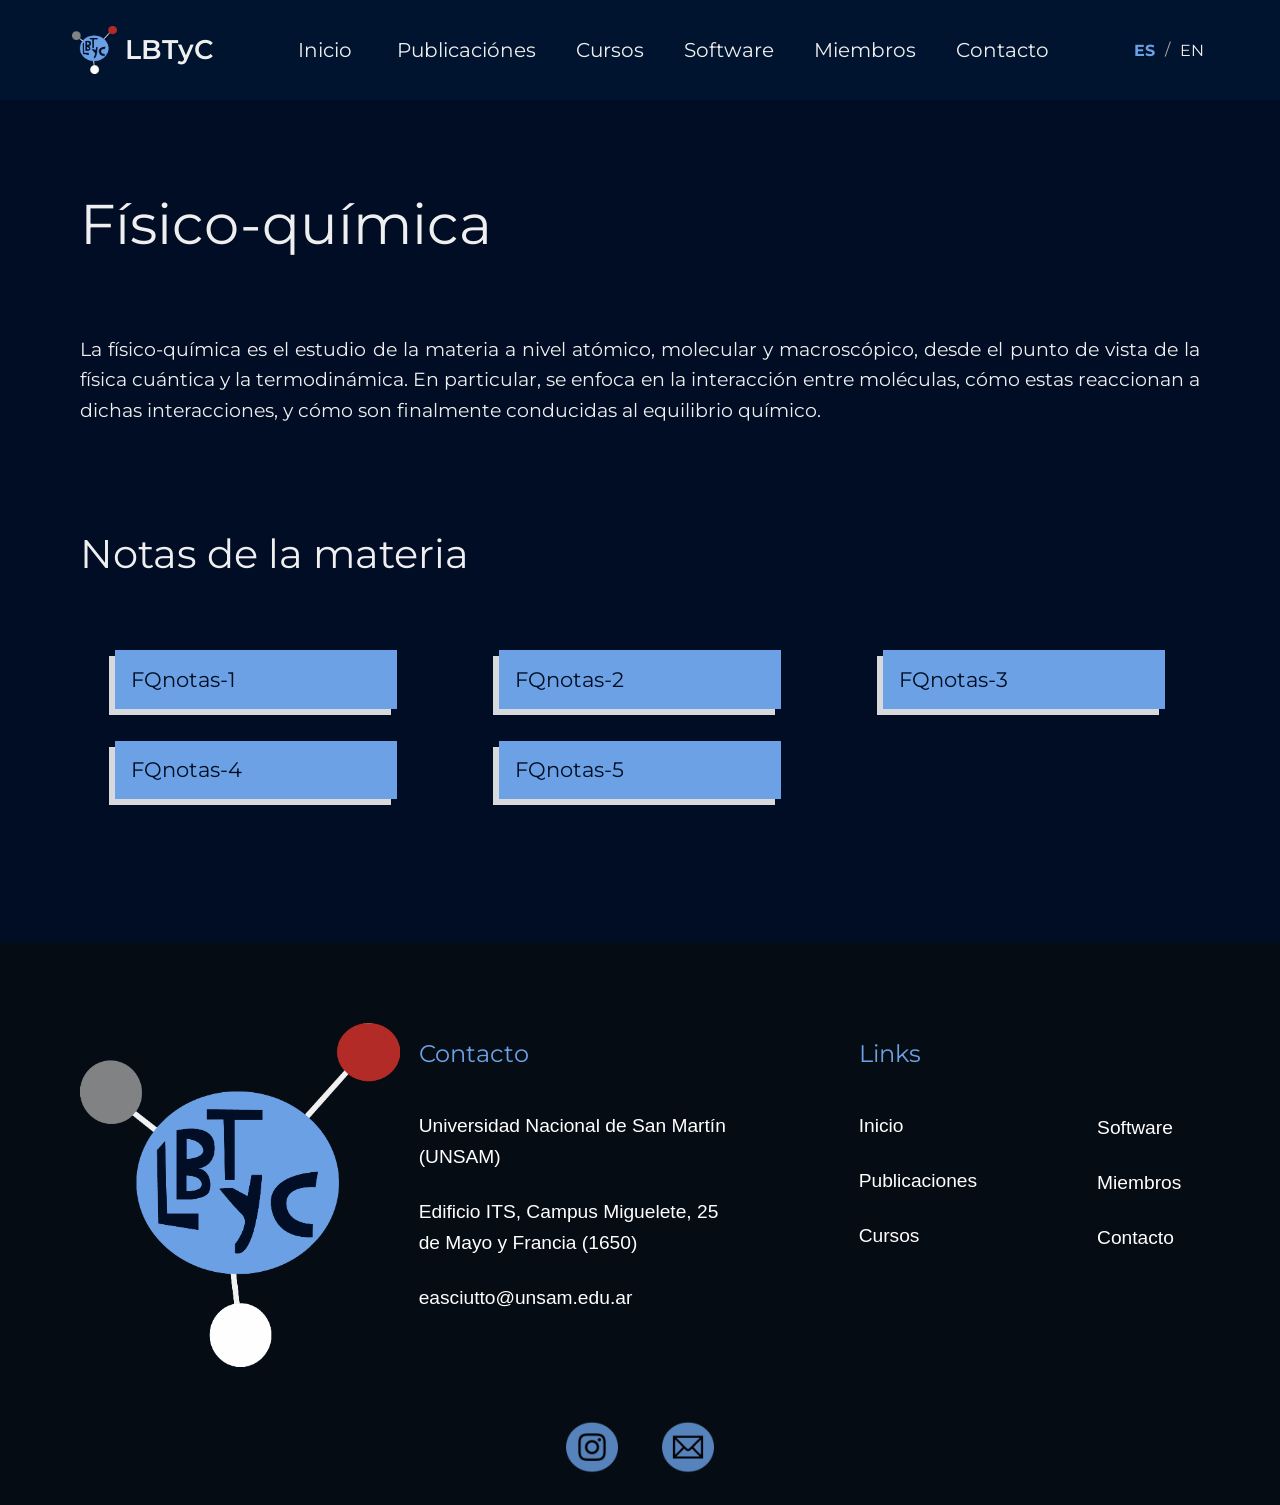
<file: curso-quimica.html>
<!DOCTYPE html>
<html lang="es">

    <head>
        <meta charset="UTF-8">
        <meta name="viewport" content="width=device-width, initial-scale=1.0">

        <title>LBTyC</title>
        <link rel="icon" type="image/png" href="img/lablogo2.png">

        <link rel="preconnect" href="https://fonts.googleapis.com">
        <link rel="preconnect" href="https://fonts.gstatic.com" crossorigin>
        <link href="https://fonts.googleapis.com/css2?family=Montserrat:ital,wght@0,100..900;1,100..900&display=swap" rel="stylesheet">

        <link rel="stylesheet" href="css/style.css">
        
    </head>

    <body>
        <header>
            <nav class="navbar">
                <div class="logo">
                    <img src="img/lablogo.png" alt="Logo LBTyC">
                    <h2>LBTyC</h2>
                </div>

                <ul class="nav-links" id="navLinks">
                    <li><a data-i18n="nav-inicio" href="index.html">Inicio</a></li>
                    <li><a data-i18n="nav-publicaciones" href="publicaciones.html">Publicaciónes</a></li>
                    <li><a data-i18n="nav-cursos" href="cursos.html">Cursos</a></li>
                    <li><a data-i18n="nav-software" href="software.html">Software</a></li>
                    <li><a data-i18n="nav-miembros" href="miembros.html">Miembros</a></li>
                    <li><a data-i18n="nav-contacto" href="contacto.html">Contacto</a></li>
                </ul>

                <div class="language-toggle">
                    <button id="btn-es" class="active">ES</button>
                    <span>/</span>
                    <button id="btn-en">EN</button>
                </div>


                <div class="hamburger" id="hamburger">
                    <span></span>
                    <span></span>
                    <span></span>
                </div>
            </nav>
        </header>

        <main class="main-cursos">
            <section class="curso-intro">
                <h1 data-i18n="cursos-quimica-titulo">Físico-química</h1>
                <p data-i18n="quimica-text">La físico-química es el estudio de la materia a nivel atómico, molecular y macroscópico, desde el punto de vista de la física cuántica y la termodinámica. En particular, se enfoca en la interacción entre moléculas, cómo estas reaccionan a dichas interacciones, y cómo son finalmente conducidas al equilibrio químico.</p>
            </section>

            <section class="curso-notas curso-quimica">
                <h3 data-i18n="notas-cursos">Notas de la materia</h3>
                <ul class="lista-notas">
                    <li><a href="https://aglab1es.wordpress.com/wp-content/uploads/2017/04/fqnotas-1.pdf" target="_blank">FQnotas-1</a></li>
                    <li><a href="https://aglab1es.wordpress.com/wp-content/uploads/2017/04/fqnotas-2.pdf" target="_blank">FQnotas-2</a></li>
                    <li><a href="https://aglab1es.wordpress.com/wp-content/uploads/2017/04/fqnotas-3.pdf" target="_blank">FQnotas-3</a></li>
                    <li><a href="https://aglab1es.wordpress.com/wp-content/uploads/2017/04/fqnotas-4.pdf" target="_blank">FQnotas-4</a></li>
                    <li><a href="https://aglab1es.wordpress.com/wp-content/uploads/2017/04/fqnotas-5.pdf" target="_blank">FQnotas-5</a></li>
                </ul>

            </section>
            
        </main>

        <footer>

            <section class="footer-arriba">
                <div class="footer-logo">
                    <img src="img/lablogo.png" alt="Logo LBTyC">
                </div>

                <div class="footer-caja">

                    <ul class="footer-links">
                        
                            <div class="column1">
                                <h3 data-i18n="home-footer-conacto">Contacto</h3>
                                <li>Universidad Nacional de San Martín (UNSAM)</li>
                                <li>Edificio ITS, Campus Miguelete, 25 de Mayo y Francia (1650)</li>
                                <li>easciutto@unsam.edu.ar</li>
                            </div>
                            <div class="column2">
                                <h3>Links</h3>
                                <li><a data-i18n="nav-inicio" href="index.html">Inicio</a></li>
                                <li><a data-i18n="nav-publicaciones" href="publicaciones.html">Publicaciones</a></li>
                                <li><a data-i18n="nav-cursos" href="cursos.html">Cursos</a></li>
                            </div>
                            <div class="column3">
                                <li><a data-i18n="nav-software" href="software.html">Software</a></li>
                                <li><a data-i18n="nav-miembros" href="miembros.html">Miembros</a></li>
                                <li><a data-i18n="nav-contacto" href="contacto.html">Contacto</a></li>  
                            </div>
                    </ul>
                    
                </div>
            </section>

        
        <section class="footer-abajo">
            <div class="footer-icons">
            <a target="_blank" href="https://www.instagram.com/labbioficomp.unsam?igsi=MWd5bGJ6amZua3pocA=="><img src="img/instagram.png" alt="icono de instagram"></a>
            <a href="mailto:easciutto@unsam.edu.ar" target="_blank"><img src="img/mail.png" alt="icono de mail"></a>
            </div>
        </section>

        </footer>


    <script src="js/scripts.js"></script>    
    </body>


</html>
</file>
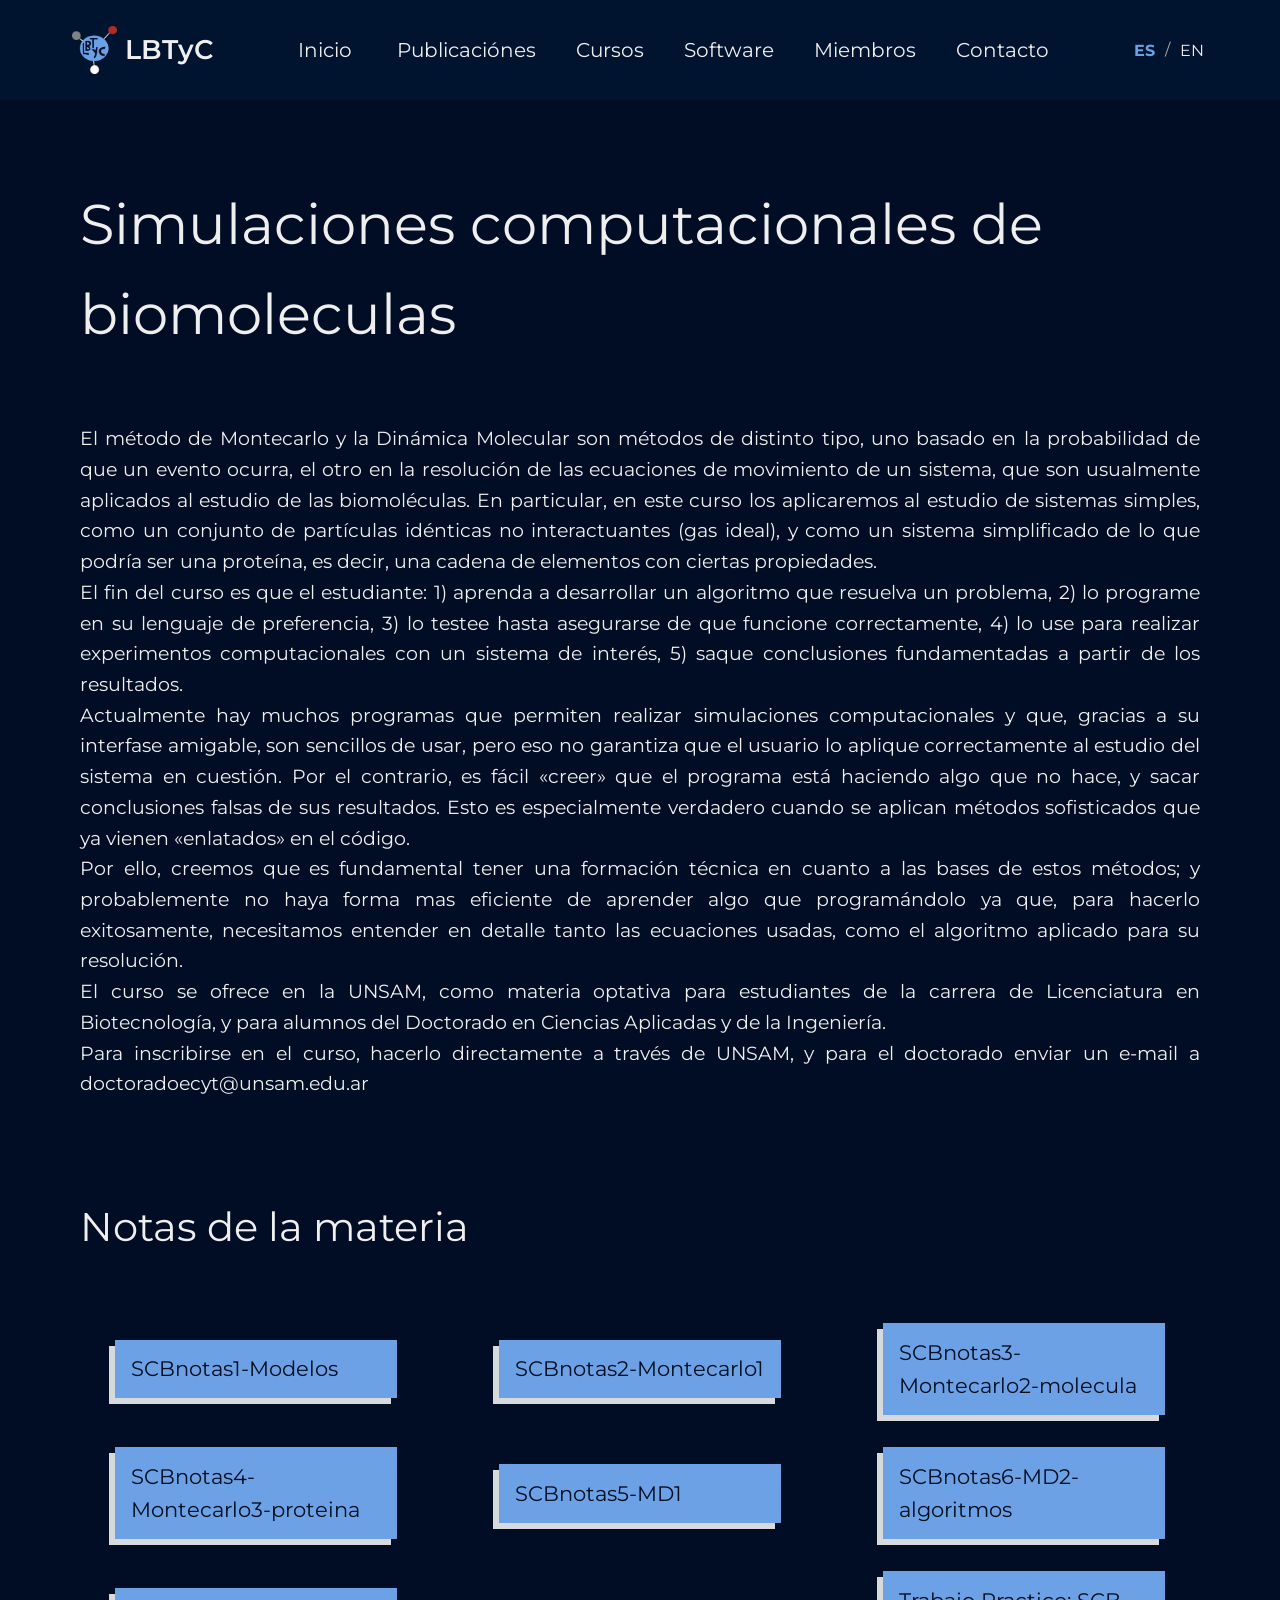
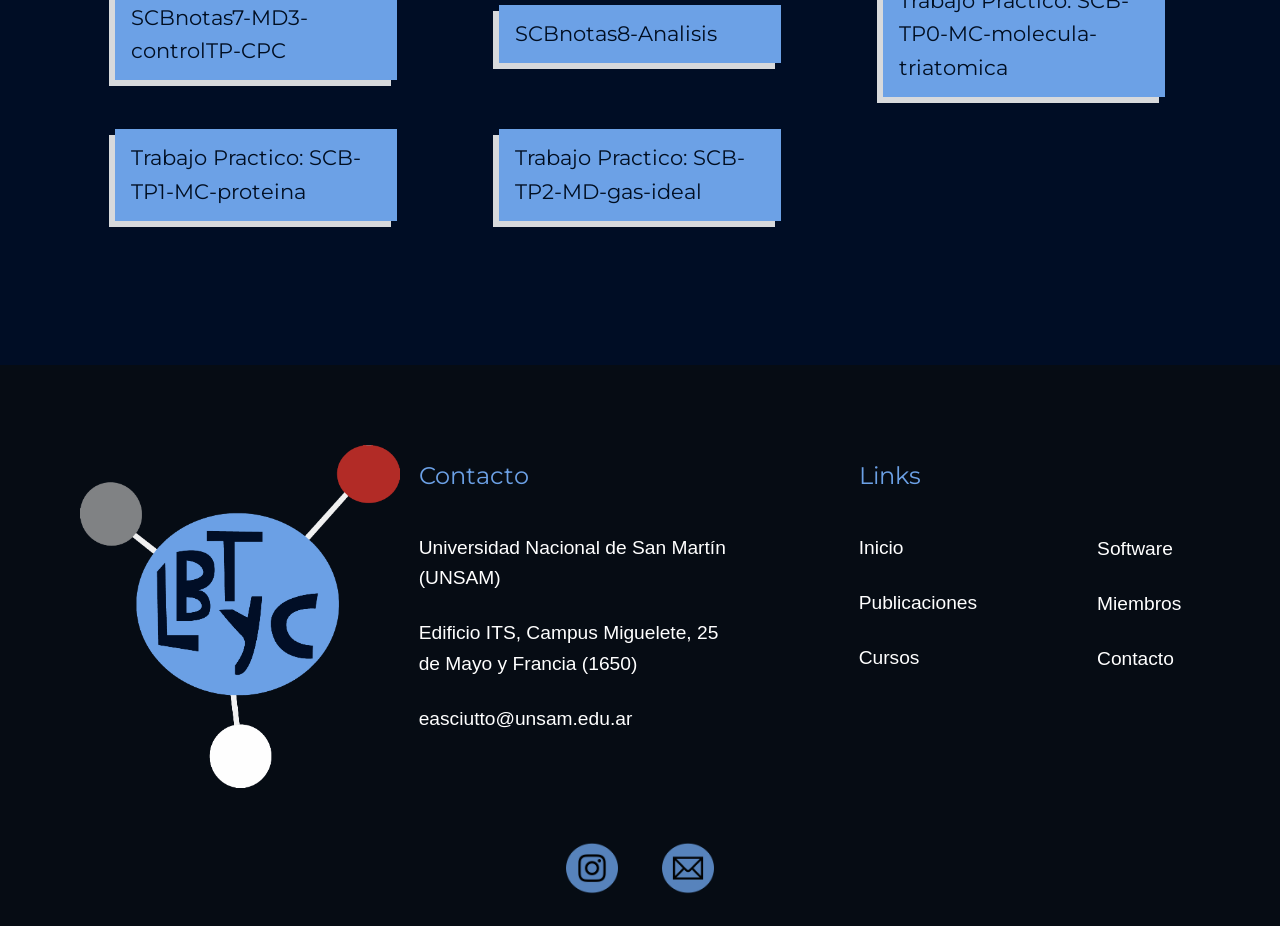
<file: curso-simulaciones.html>
<!DOCTYPE html>
<html lang="es">

    <head>
        <meta charset="UTF-8">
        <meta name="viewport" content="width=device-width, initial-scale=1.0">

        <title>LBTyC</title>
        <link rel="icon" type="image/png" href="img/lablogo2.png">

        <link rel="preconnect" href="https://fonts.googleapis.com">
        <link rel="preconnect" href="https://fonts.gstatic.com" crossorigin>
        <link href="https://fonts.googleapis.com/css2?family=Montserrat:ital,wght@0,100..900;1,100..900&display=swap" rel="stylesheet">

        <link rel="stylesheet" href="css/style.css">
        
    </head>

    <body>
        <header>
            <nav class="navbar">
                <div class="logo">
                    <img src="img/lablogo.png" alt="Logo LBTyC">
                    <h2>LBTyC</h2>
                </div>

                <ul class="nav-links" id="navLinks">
                    <li><a data-i18n="nav-inicio" href="index.html">Inicio</a></li>
                    <li><a data-i18n="nav-publicaciones" href="publicaciones.html">Publicaciónes</a></li>
                    <li><a data-i18n="nav-cursos" href="cursos.html">Cursos</a></li>
                    <li><a data-i18n="nav-software" href="software.html">Software</a></li>
                    <li><a data-i18n="nav-miembros" href="miembros.html">Miembros</a></li>
                    <li><a data-i18n="nav-contacto" href="contacto.html">Contacto</a></li>
                </ul>

                <div class="language-toggle">
                    <button id="btn-es" class="active">ES</button>
                    <span>/</span>
                    <button id="btn-en">EN</button>
                </div>


                <div class="hamburger" id="hamburger">
                    <span></span>
                    <span></span>
                    <span></span>
                </div>
            </nav>
        </header>

        <main class="main-cursos">
            <section class="curso-intro">
                <h1 data-i18n="cursos-simulaciones-titulo">Simulaciones computacionales de biomoleculas</h1>
                <p data-i18n="simulaciones-curso-text">El método de Montecarlo y la Dinámica Molecular son métodos de distinto tipo, uno basado en la probabilidad de que un evento ocurra, el otro en la resolución de las ecuaciones de movimiento de un sistema, que son usualmente aplicados al estudio de las biomoléculas. En particular, en este curso los aplicaremos al estudio de sistemas simples, como un conjunto de partículas idénticas no interactuantes (gas ideal), y como un sistema simplificado de lo que podría ser una proteína, es decir, una cadena de elementos con ciertas propiedades. <br> El fin del curso es que el estudiante: 1) aprenda a desarrollar un algoritmo que resuelva un problema, 2) lo programe en su lenguaje de preferencia, 3) lo testee hasta asegurarse de que funcione correctamente, 4) lo use para realizar experimentos computacionales con un sistema de interés, 5) saque conclusiones fundamentadas a partir de los resultados. <br> Actualmente hay muchos programas que permiten realizar simulaciones computacionales y que, gracias a su interfase amigable, son sencillos de usar, pero eso no garantiza que el usuario lo aplique correctamente al estudio del sistema en cuestión. Por el contrario, es fácil «creer» que el programa está haciendo algo que no hace, y sacar conclusiones falsas de sus resultados. Esto es especialmente verdadero cuando se aplican métodos sofisticados que ya vienen «enlatados» en el código. <br> Por ello, creemos que es fundamental tener una formación técnica en cuanto a las bases de estos métodos; y probablemente no haya forma mas eficiente de aprender algo que programándolo ya que, para hacerlo exitosamente, necesitamos entender en detalle tanto las ecuaciones usadas, como el algoritmo aplicado para su resolución. <br> El curso se ofrece en la UNSAM, como materia optativa para estudiantes de la carrera de Licenciatura en Biotecnología, y para alumnos del Doctorado en Ciencias Aplicadas y de la Ingeniería. <br> Para inscribirse en el curso, hacerlo directamente a través de UNSAM, y para el doctorado enviar un e-mail a doctoradoecyt@unsam.edu.ar </p>
            </section>

            <section class="curso-notas">
                <h3 data-i18n="notas-cursos">Notas de la materia</h3>
                <ul class="lista-notas">
                    <li><a href="https://aglab1es.wordpress.com/wp-content/uploads/2023/03/scb-1-modelos.pdf" target="_blank" rel="noopener noreferrer">SCBnotas1-Modelos</a></li>
                    <li><a href="https://aglab1es.wordpress.com/wp-content/uploads/2023/03/scb-2-montecarlo-1.pdf" target="_blank" rel="noopener noreferrer">SCBnotas2-Montecarlo1</a></li>
                    <li><a href="https://aglab1es.wordpress.com/wp-content/uploads/2023/03/scb-3-montecarlo-2-molecule.pdf" target="_blank" rel="noopener noreferrer">SCBnotas3-Montecarlo2-molecula</a></li>
                    <li><a href="https://aglab1es.wordpress.com/wp-content/uploads/2023/04/scb-4-montecarlo-3-protein.pdf" target="_blank" rel="noopener noreferrer">SCBnotas4-Montecarlo3-proteina</a></li>
                    <li><a href="https://aglab1es.wordpress.com/wp-content/uploads/2023/05/scb-5-md-1.pdf" target="_blank" rel="noopener noreferrer">SCBnotas5-MD1</a></li>
                    <li><a href="https://aglab1es.wordpress.com/wp-content/uploads/2023/05/scb-6-md-2-algoritmos-1.pdf" target="_blank" rel="noopener noreferrer">SCBnotas6-MD2-algoritmos</a></li>
                    <li><a href="https://aglab1es.wordpress.com/wp-content/uploads/2025/10/scb-7-md-3-controltp-y-cpc.pdf" target="_blank" rel="noopener noreferrer">SCBnotas7-MD3-controlTP-CPC</a></li>
                    <li><a href="https://aglab1es.wordpress.com/wp-content/uploads/2023/06/scb-8-analisis.pdf" target="_blank" rel="noopener noreferrer">SCBnotas8-Analisis</a></li>
                    <li><a href="https://aglab1es.wordpress.com/wp-content/uploads/2023/04/scb-tp-0-mc-molecula3atomica.pdf" target="_blank" rel="noopener noreferrer">Trabajo Practico: SCB-TP0-MC-molecula-triatomica</a></li>
                    <li><a href="https://aglab1es.wordpress.com/wp-content/uploads/2023/04/scb-tp-1-mc-proteina.pdf" target="_blank" rel="noopener noreferrer">Trabajo Practico: SCB-TP1-MC-proteina</a></li>
                    <li><a href="https://aglab1es.wordpress.com/wp-content/uploads/2023/05/scb-tp-2-md-1.pdf" target="_blank" rel="noopener noreferrer">Trabajo Practico: SCB-TP2-MD-gas-ideal</a></li>
                </ul>

            </section>
            
        </main>

        <footer>

            <section class="footer-arriba">
                <div class="footer-logo">
                    <img src="img/lablogo.png" alt="Logo LBTyC">
                </div>

                <div class="footer-caja">

                    <ul class="footer-links">
                        
                            <div class="column1">
                                <h3 data-i18n="home-footer-conacto">Contacto</h3>
                                <li>Universidad Nacional de San Martín (UNSAM)</li>
                                <li>Edificio ITS, Campus Miguelete, 25 de Mayo y Francia (1650)</li>
                                <li>easciutto@unsam.edu.ar</li>
                            </div>
                            <div class="column2">
                                <h3>Links</h3>
                                <li><a data-i18n="nav-inicio" href="index.html">Inicio</a></li>
                                <li><a data-i18n="nav-publicaciones" href="publicaciones.html">Publicaciones</a></li>
                                <li><a data-i18n="nav-cursos" href="cursos.html">Cursos</a></li>
                            </div>
                            <div class="column3">
                                <li><a data-i18n="nav-software" href="software.html">Software</a></li>
                                <li><a data-i18n="nav-miembros" href="miembros.html">Miembros</a></li>
                                <li><a data-i18n="nav-contacto" href="contacto.html">Contacto</a></li>  
                            </div>
                    </ul>
                    
                </div>
            </section>

        
        <section class="footer-abajo">
            <div class="footer-icons">
            <a target="_blank" href="https://www.instagram.com/labbioficomp.unsam?igsi=MWd5bGJ6amZua3pocA=="><img src="img/instagram.png" alt="icono de instagram"></a>
            <a href="mailto:easciutto@unsam.edu.ar" target="_blank"><img src="img/mail.png" alt="icono de mail"></a>
            </div>
        </section>

        </footer>

    <script src="js/scripts.js"></script>    
    </body>


</html>
</file>
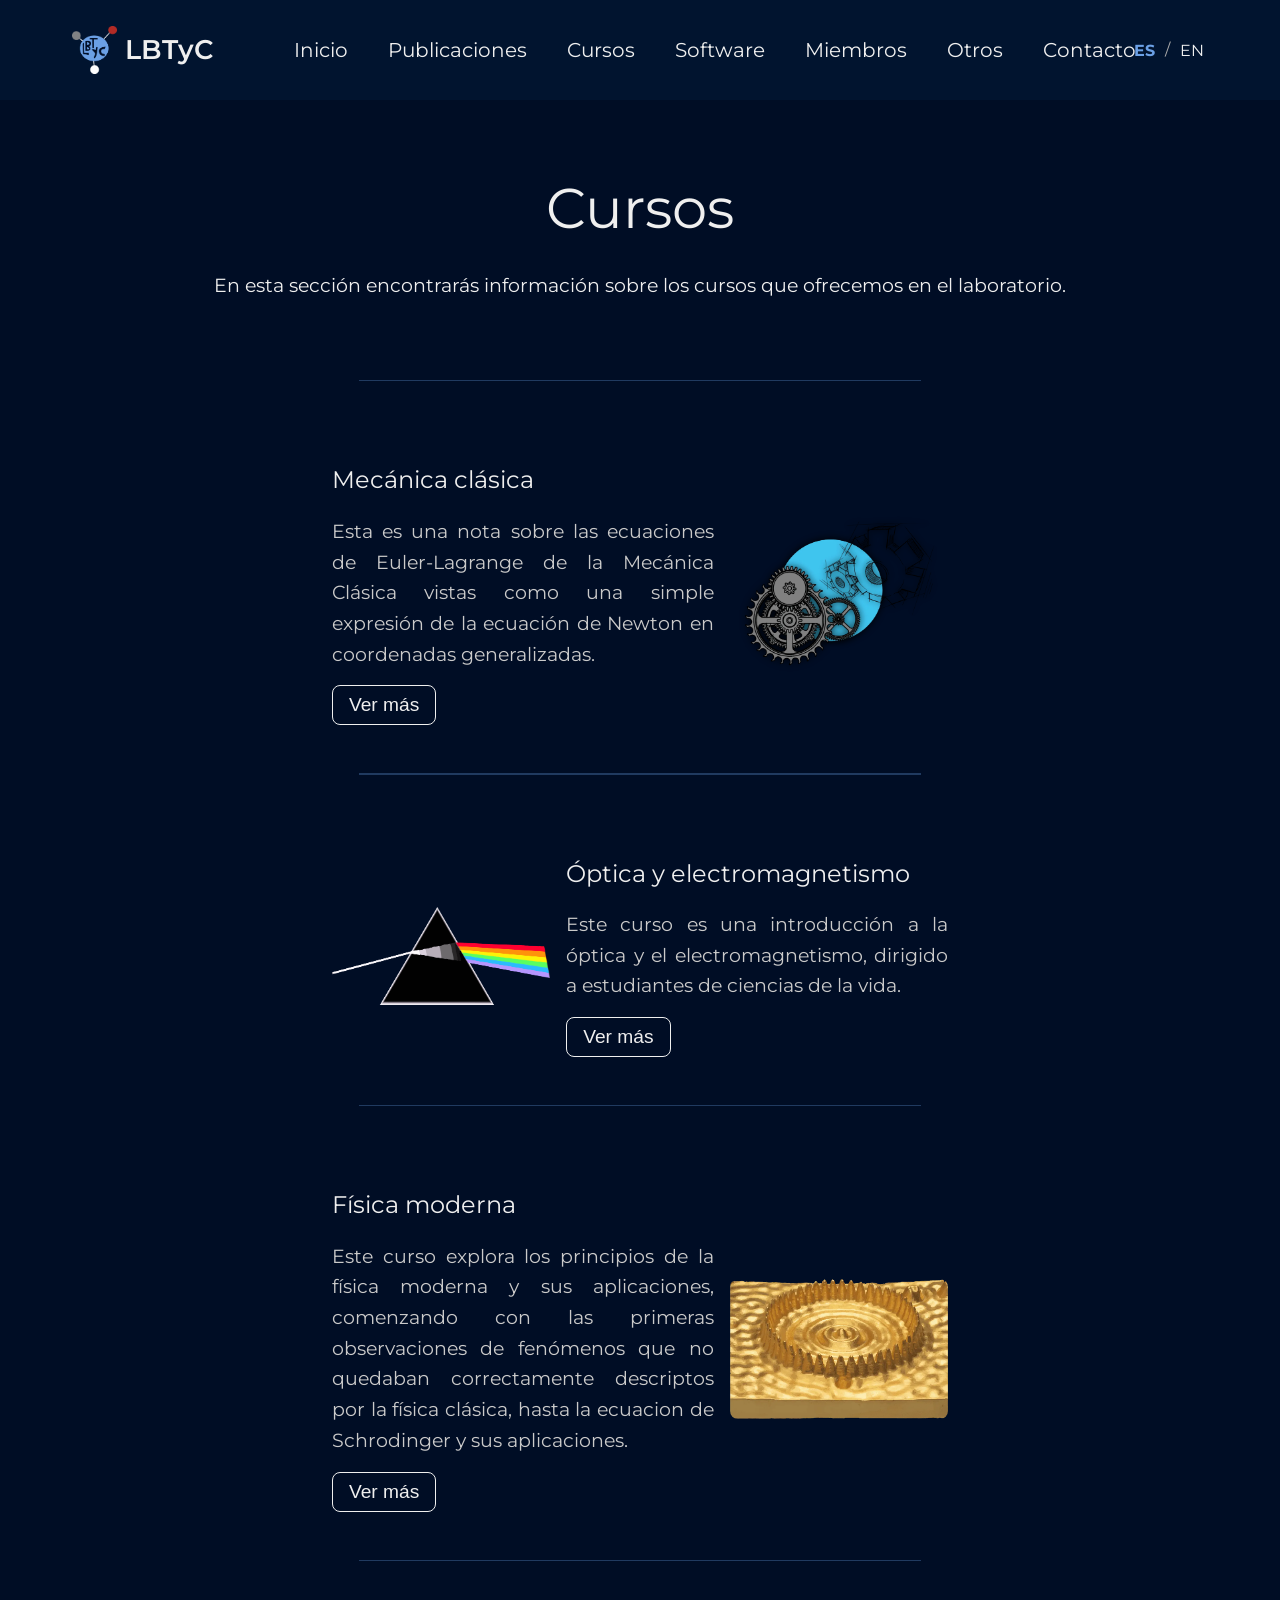
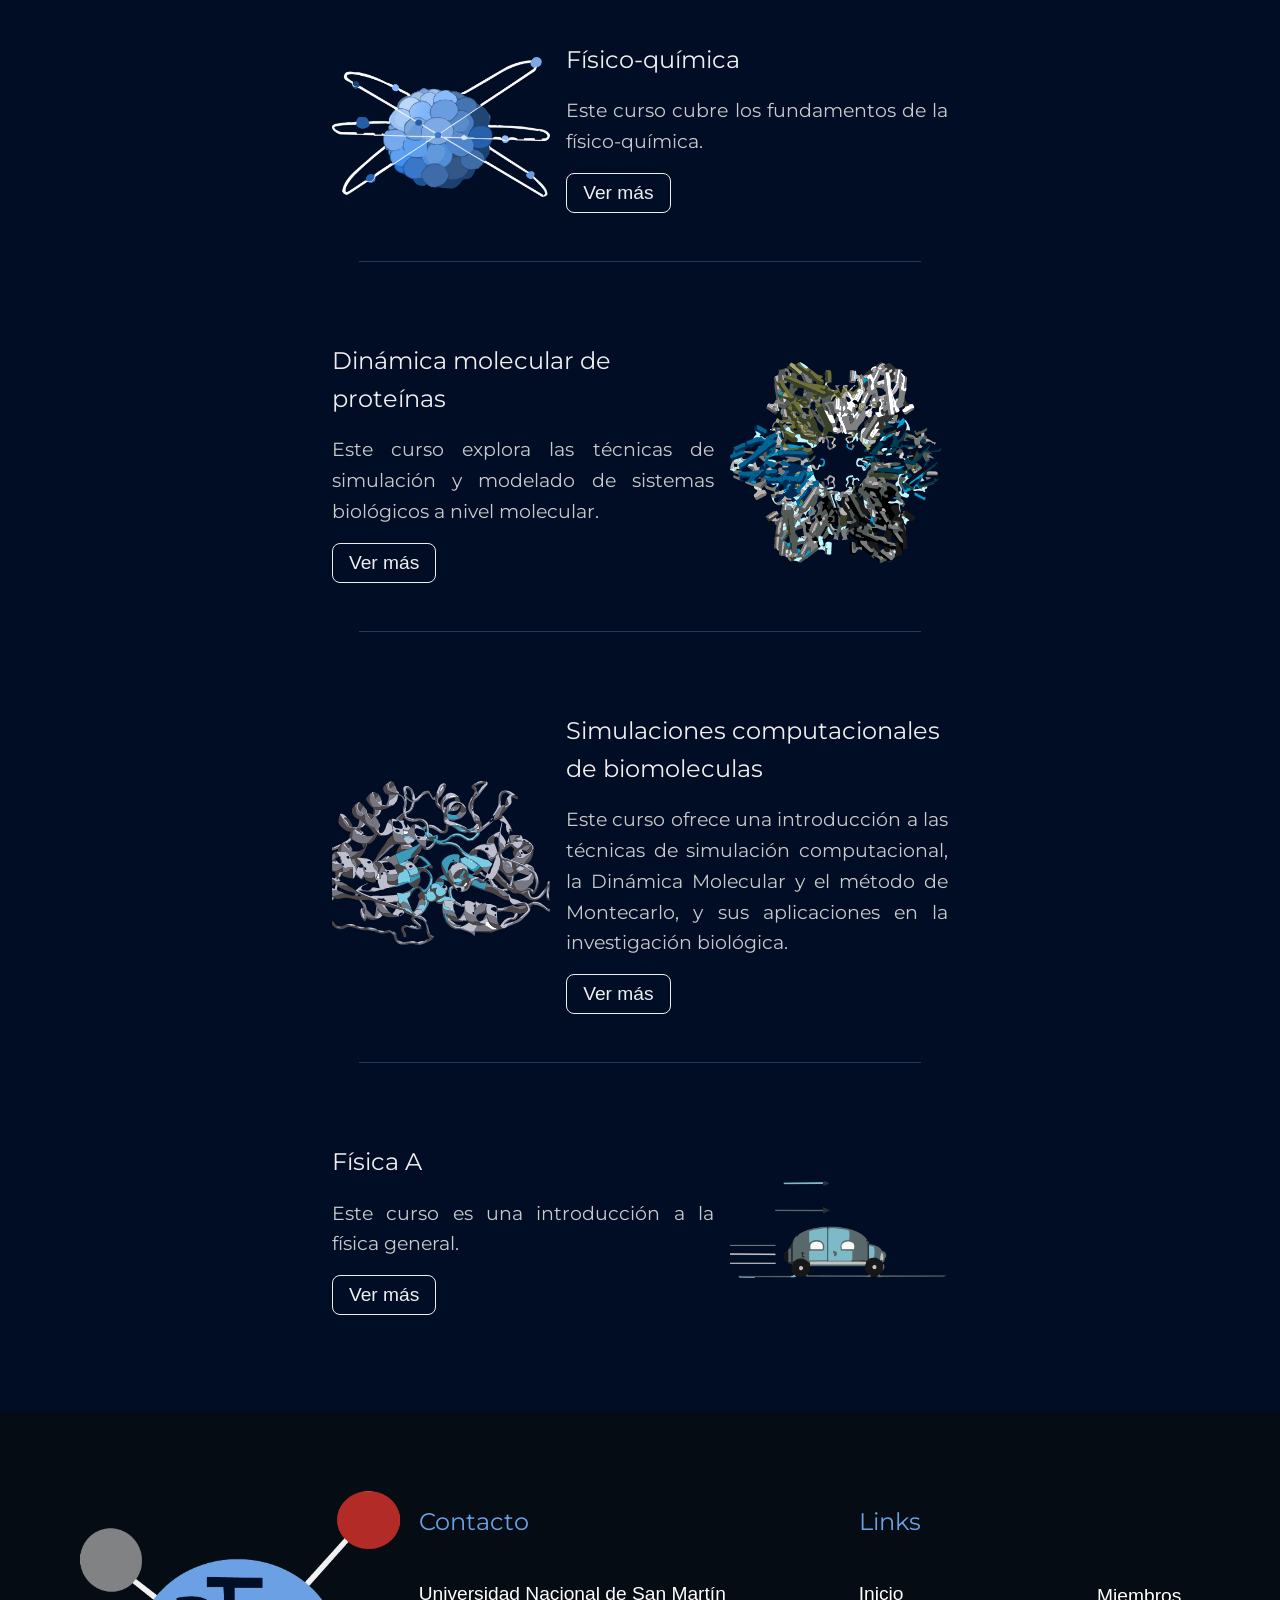
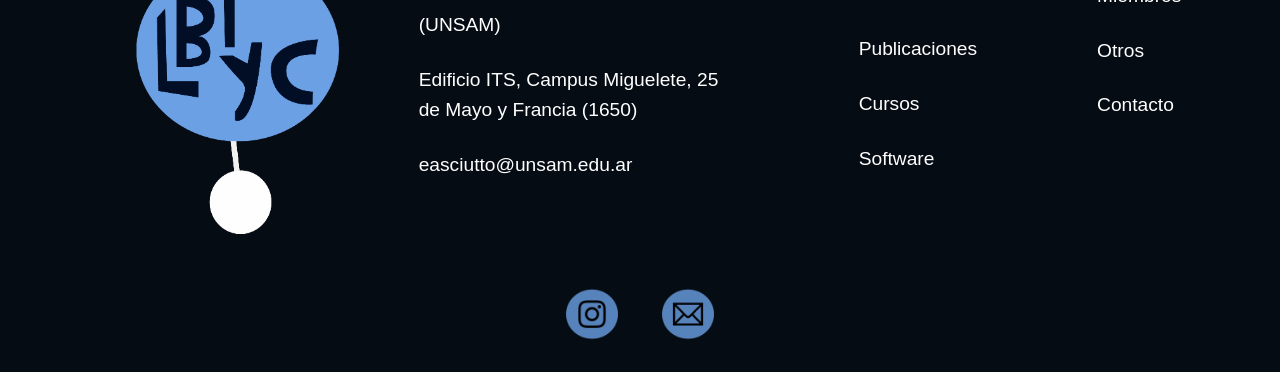
<file: cursos.html>
<!DOCTYPE html>
<html lang="es">

    <head>
        <meta charset="UTF-8">
        <meta name="viewport" content="width=device-width, initial-scale=1.0">

        <title>LBTyC</title>
        <link rel="icon" type="image/png" href="img/lablogo2.png">

        <link rel="preconnect" href="https://fonts.googleapis.com">
        <link rel="preconnect" href="https://fonts.gstatic.com" crossorigin>
        <link href="https://fonts.googleapis.com/css2?family=Montserrat:ital,wght@0,100..900;1,100..900&display=swap" rel="stylesheet">

        <link rel="stylesheet" href="css/style.css">
        
    </head>

    <body>
        <header>
            <nav class="navbar">
                <div class="logo">
                    <img src="img/lablogo.png" alt="Logo LBTyC">
                    <h2>LBTyC</h2>
                </div>

                <ul class="nav-links" id="navLinks">
                    <li><a data-i18n="nav-inicio" href="index.html">Inicio</a></li>
                    <li><a data-i18n="nav-publicaciones" href="publicaciones.html">Publicaciones</a></li>
                    <li><a data-i18n="nav-cursos" href="cursos.html">Cursos</a></li>
                    <li><a data-i18n="nav-software" href="software.html">Software</a></li>
                    <li><a data-i18n="nav-miembros" href="miembros.html">Miembros</a></li>
                    <li><a data-i18n="nav-otros" href="otros.html">Otros</a></li>
                    <li><a data-i18n="nav-contacto" href="contacto.html">Contacto</a></li>
                </ul>

                <div class="language-toggle">
                    <button id="btn-es" class="active">ES</button>
                    <span>/</span>
                    <button id="btn-en">EN</button>
                </div>


                <div class="hamburger" id="hamburger">
                    <span></span>
                    <span></span>
                    <span></span>
                </div>
            </nav>
        </header>

        <main class="main-cursos">
            <section class="titulos-cursos">
                <h1 data-i18n="cursos-titulo">Cursos</h1>
                <p data-i18n="cursos-text" style="text-align: center;">En esta sección encontrarás información sobre los cursos que ofrecemos en el laboratorio.</p>                
            </section>

            <section class="lista-cursos">

                <hr class="divider">

                <div class="curso impar">
                    <img src="img/mecanica.webp" alt="Icono de Mecánica">
                    <div>
                        <h2 data-i18n="cursos-mecanica-titulo">Mecánica clásica</h2>
                        <p data-i18n="cursos-mecanica-text">Esta es una nota sobre las ecuaciones de Euler-Lagrange de la Mecánica Clásica vistas como una simple expresión de la ecuación de Newton en coordenadas generalizadas.</p>
                        <button class="boton-cursos"> <a data-i18n="cursos-boton" href="curso-mecanica.html">Ver más</a></button>
                    </div>
                </div>

                <hr class="divider">

                <div class="curso par">
                    <img src="img/optica.png" alt="Icono de Óptica">
                    <div>
                        <h2 data-i18n="cursos-optica-titulo">Óptica y electromagnetismo</h2>
                        <p data-i18n="cursos-optica-text">Este curso es una introducción a la óptica y el electromagnetismo, dirigido a estudiantes de ciencias de la vida.</p>
                        <button class="boton-cursos"><a data-i18n="cursos-boton" href="curso-optica.html">Ver más</a></button>
                    </div>
                </div>

                <hr class="divider">

                <div class="curso impar">
                    <img src="img/moderna.webp" alt="Icono de Física Moderna">
                    <div>
                        <h2 data-i18n="cursos-moderna-titulo">Física moderna</h2>
                        <p data-i18n="cursos-moderna-text">Este curso explora los principios de la física moderna y sus aplicaciones, comenzando con las primeras observaciones de fenómenos que no quedaban correctamente descriptos por la física clásica, hasta la ecuacion de Schrodinger y sus aplicaciones.</p>
                        <button class="boton-cursos"><a data-i18n="cursos-boton" href="curso-moderna.html">Ver más</a></button>
                    </div>
                </div>

                <hr class="divider">

                <div class="curso par">
                    <img src="img/molecula.png" alt="Icono de Físico-Química">
                    <div>
                        <h2 data-i18n="cursos-quimica-titulo">Físico-química</h2>
                        <p data-i18n="cursos-quimica-text">Este curso cubre los fundamentos de la físico-química. </p>
                        <button class="boton-cursos"><a data-i18n="cursos-boton" href="curso-quimica.html">Ver más</a></button>
                    </div>
                </div>

                <hr class="divider">

                <div class="curso impar">
                    <img src="img/dinamica.svg" alt="Icono de Dinámica molecular">
                    <div>
                        <h2 data-i18n="cursos-dinamica-titulo">Dinámica molecular de proteínas</h2>
                        <p data-i18n="cursos-dinamica-text">Este curso explora las técnicas de simulación y modelado de sistemas biológicos a nivel molecular.</p>
                        <button class="boton-cursos"><a data-i18n="cursos-boton" href="curso-dinamica.html">Ver más</a></button>
                    </div>
                </div>
                
                <hr class="divider">

                <div class="curso par">
                    <img src="img/simulaciones.svg" alt="Icono de Simulaciones computacionales">
                    <div>
                        <h2 data-i18n="cursos-simulaciones-titulo">Simulaciones computacionales de biomoleculas</h2>
                        <p data-i18n="cursos-simulaciones-text">Este curso ofrece una introducción a las técnicas de simulación computacional, la Dinámica Molecular y el método de Montecarlo, y sus aplicaciones en la investigación biológica.</p>
                        <button class="boton-cursos"><a data-i18n="cursos-boton" href="curso-simulaciones.html">Ver más</a></button>
                    </div>
                </div>

                <hr class="divider">

                <div class="curso impar">
                    <img src="img/fisicaa.png" alt="Icono de CPU"> 
                    <div>
                        <h2 data-i18n="cursos-fisica-titulo">Física A</h2>
                        <p data-i18n="cursos-fisica-text">Este curso es una introducción a la física general.</p>
                        <button class="boton-cursos"> <a data-i18n="cursos-boton" href="curso-cpu.html">Ver más</a></button>
                    </div>
                </div>
                              
            </section>



        </main>




        <footer>

            <section class="footer-arriba">
                <div class="footer-logo">
                    <img src="img/lablogo.png" alt="Logo LBTyC">
                </div>

                <div class="footer-caja">

                    <ul class="footer-links">
                        
                            <div class="column1">
                                <h3 data-i18n="home-footer-conacto">Contacto</h3>
                                <li>Universidad Nacional de San Martín (UNSAM)</li>
                                <li>Edificio ITS, Campus Miguelete, 25 de Mayo y Francia (1650)</li>
                                <li>easciutto@unsam.edu.ar</li>
                            </div>
                            <div class="column2">
                                <h3>Links</h3>
                                <li><a data-i18n="nav-inicio" href="index.html">Inicio</a></li>
                                <li><a data-i18n="nav-publicaciones" href="publicaciones.html">Publicaciones</a></li>
                                <li><a data-i18n="nav-cursos" href="cursos.html">Cursos</a></li>
                                <li><a data-i18n="nav-software" href="software.html">Software</a></li>
                            </div>
                            <div class="column3">
                                <li><a data-i18n="nav-miembros" href="miembros.html">Miembros</a></li>
                                <li><a data-i18n="nav-otros" href="otros.html">Otros</a></li>
                                <li><a data-i18n="nav-contacto" href="contacto.html">Contacto</a></li>  
                            </div>
                    </ul>
                    
                </div>
            </section>

        
        <section class="footer-abajo">
            <div class="footer-icons">
            <a target="_blank" href="https://www.instagram.com/labbioficomp.unsam?igsi=MWd5bGJ6amZua3pocA=="><img src="img/instagram.png" alt="icono de instagram"></a>
            <a href="mailto:easciutto@unsam.edu.ar" target="_blank"><img src="img/mail.png" alt="icono de mail"></a>
            </div>
        </section>

        </footer>


    <script src="js/scripts.js"></script>    
    </body>


</html>
</file>
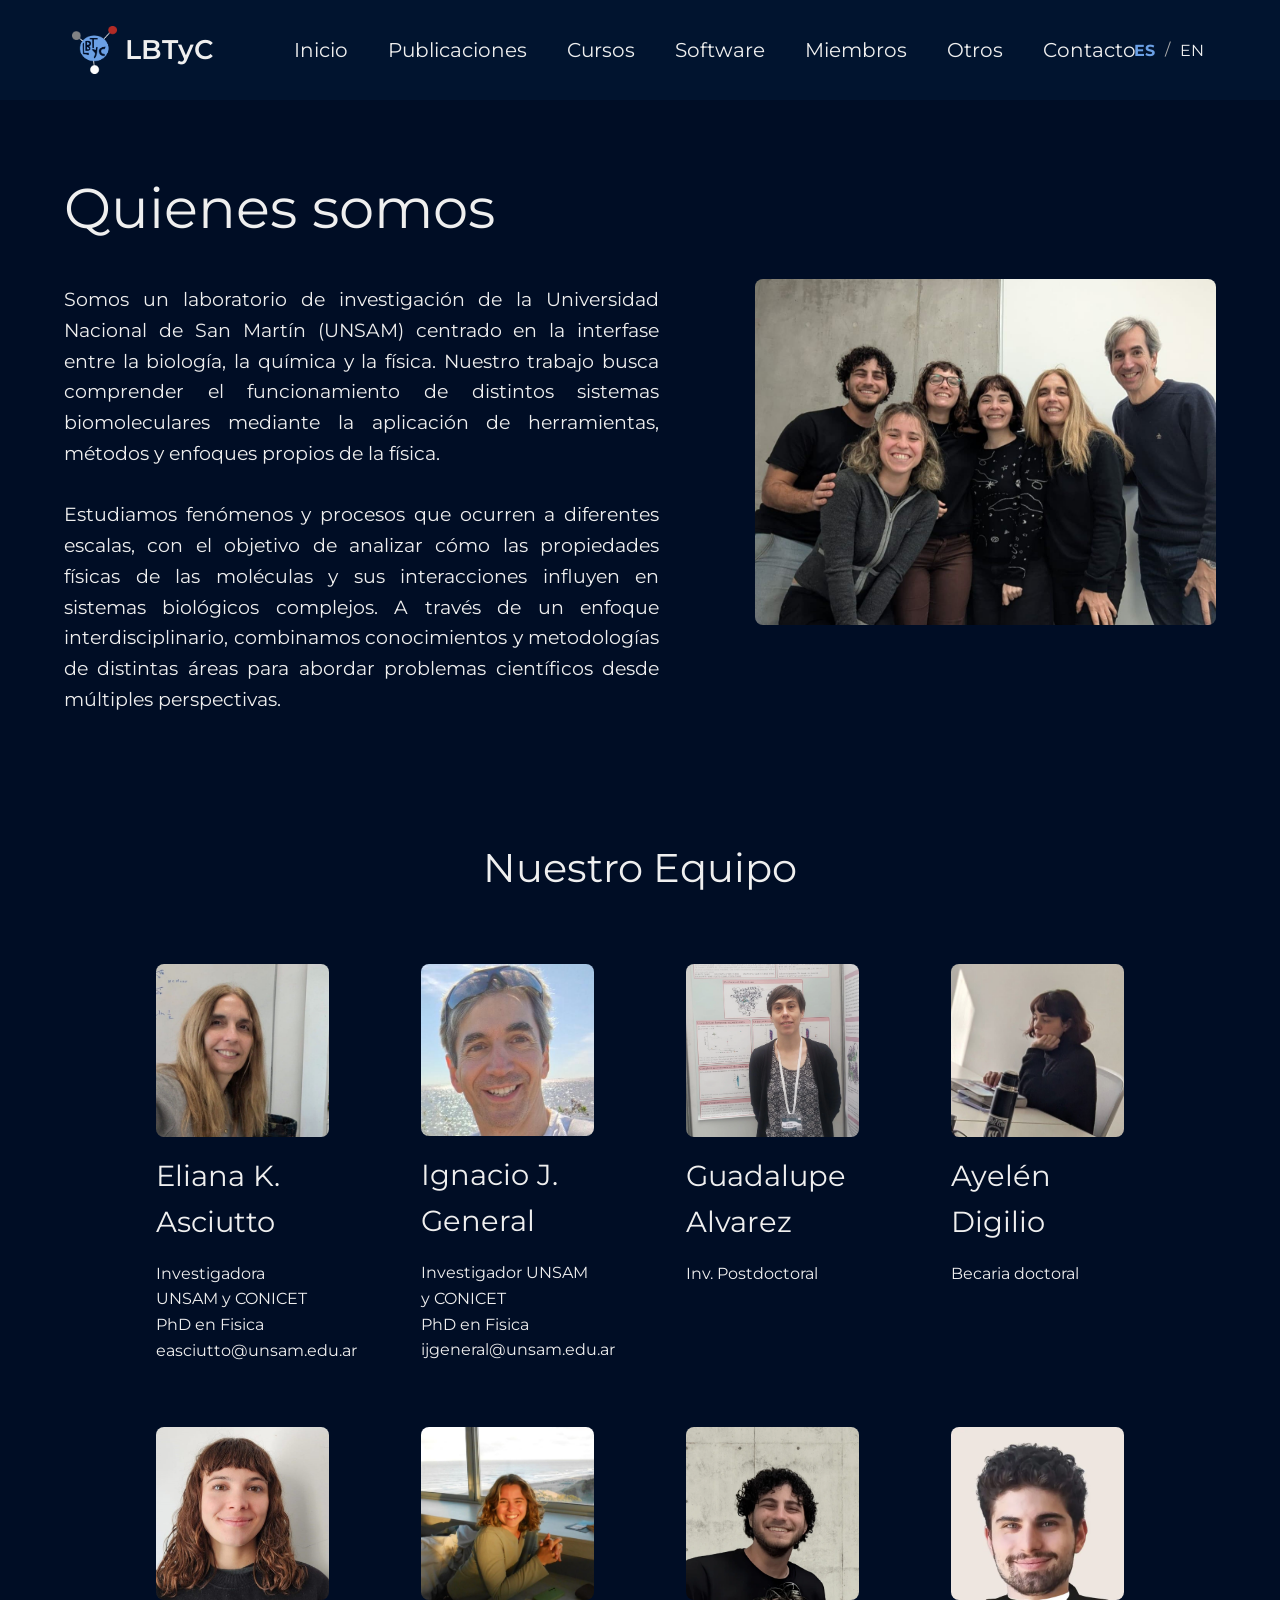
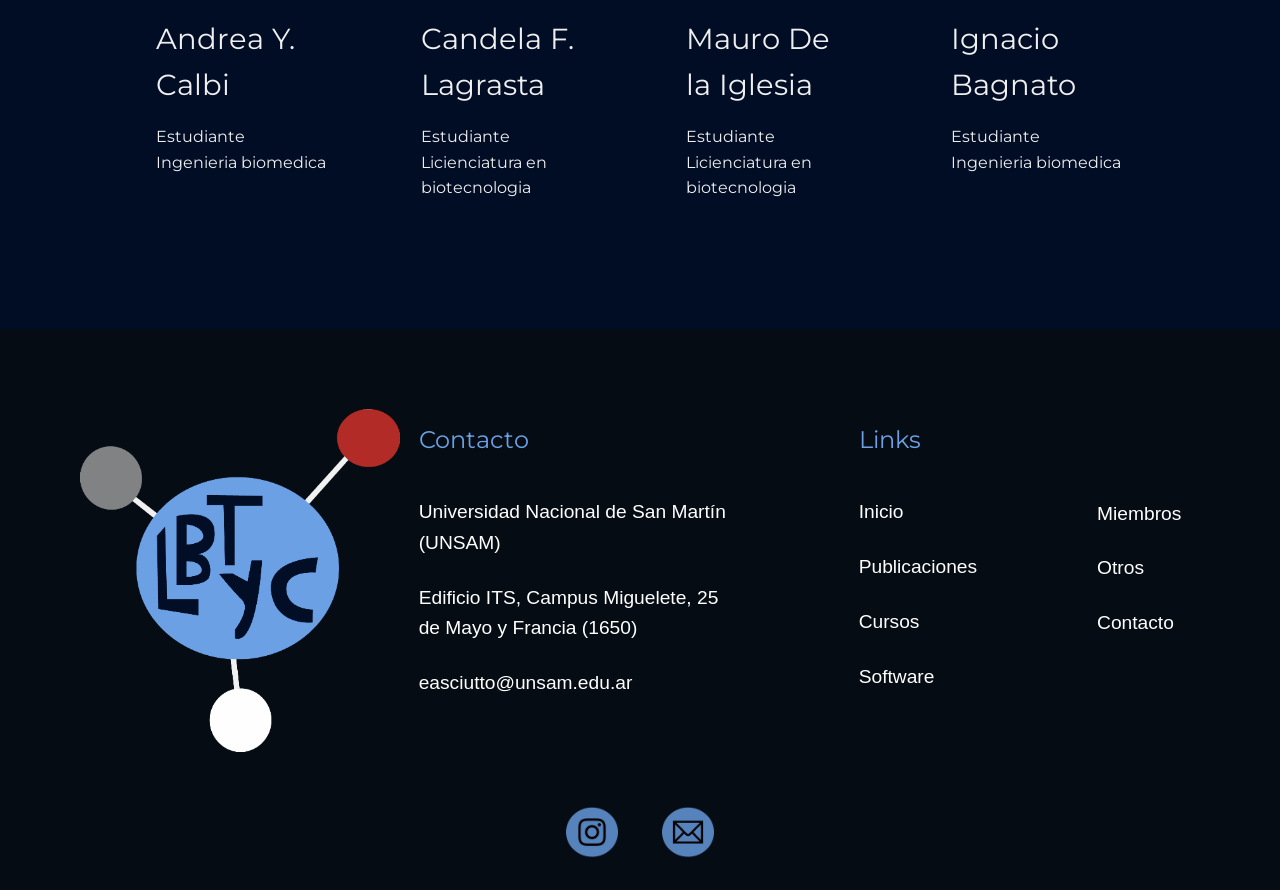
<file: miembros.html>
<!DOCTYPE html>
<html lang="es">

    <head>
        <meta charset="UTF-8">
        <meta name="viewport" content="width=device-width, initial-scale=1.0">

        <title>LBTyC</title>
        <link rel="icon" type="image/png" href="img/lablogo2.png">

        <link rel="preconnect" href="https://fonts.googleapis.com">
        <link rel="preconnect" href="https://fonts.gstatic.com" crossorigin>
        <link href="https://fonts.googleapis.com/css2?family=Montserrat:ital,wght@0,100..900;1,100..900&display=swap" rel="stylesheet">

        <link rel="stylesheet" href="css/style.css">
        
    </head>

    <body>
        <header>
            <nav class="navbar">
                <div class="logo">
                    <img src="img/lablogo.png" alt="Logo LBTyC">
                    <h2>LBTyC</h2>
                </div>

                <ul class="nav-links" id="navLinks">
                    <li><a data-i18n="nav-inicio" href="index.html">Inicio</a></li>
                    <li><a data-i18n="nav-publicaciones" href="publicaciones.html">Publicaciones</a></li>
                    <li><a data-i18n="nav-cursos" href="cursos.html">Cursos</a></li>
                    <li><a data-i18n="nav-software" href="software.html">Software</a></li>
                    <li><a data-i18n="nav-miembros" href="miembros.html">Miembros</a></li>
                    <li><a data-i18n="nav-otros" href="otros.html">Otros</a></li>
                    <li><a data-i18n="nav-contacto" href="contacto.html">Contacto</a></li>
                </ul>

                <div class="language-toggle">
                    <button id="btn-es" class="active">ES</button>
                    <span>/</span>
                    <button id="btn-en">EN</button>
                </div>


                <div class="hamburger" id="hamburger">
                    <span></span>
                    <span></span>
                    <span></span>
                </div>
            </nav>
        </header>

        <main class="main-miembros">
            <section class="hero-miembros">
                <div class="texto-miembros">
                    <div class="titulos-miembros">
                        <h1 data-i18n="miembros-titulo" class="reveal">Quienes somos</h1>
                    </div>
                    <div class="desc-miembros">
                        <p data-i18n="miembros-text" class="reveal"> <br>Somos un laboratorio de investigación de la Universidad Nacional de San Martín (UNSAM) centrado en la interfase entre la biología, la química y la física. Nuestro trabajo busca comprender el funcionamiento de distintos sistemas biomoleculares mediante la aplicación de herramientas, métodos y enfoques propios de la física.
                        <br> <br>
                        Estudiamos fenómenos y procesos que ocurren a diferentes escalas, con el objetivo de analizar cómo las propiedades físicas de las moléculas y sus interacciones influyen en sistemas biológicos complejos. A través de un enfoque interdisciplinario, combinamos conocimientos y metodologías de distintas áreas para abordar problemas científicos desde múltiples perspectivas.</p> <br>
                    </div>
                </div>
                <img src="img/nuestrosmiembros.jpeg" alt="">
            </section>

            <section class="equipo">
                <h2 data-i18n="miembros-subtitulo">Nuestro Equipo</h2>
                <div class="miembros">
                    <div>
                        <img src="img/eliana.jpeg" alt="eliana">
                        <h3>Eliana K. Asciutto</h3>
                        <ul>
                            <li data-i18n="miembros-eliana">Investigadora UNSAM y CONICET</li>
                            <li data-i18n="miembros-eliana-estudio">PhD en Fisica</li>
                            <li>easciutto@unsam.edu.ar</li>
                        </ul>
                    </div>
                    <div>
                        <img src="img/ignaciog.jpeg" alt="eliana">
                        <h3>Ignacio J. General</h3>
                        <ul>
                            <li data-i18n="miembros-ignacio">Investigador UNSAM y CONICET</li>
                            <li data-i18n="miembros-ignacio-estudio">PhD en Fisica</li>
                            <li>ijgeneral@unsam.edu.ar</li>
                        </ul>
                    </div>
                    <div>
                        <img src="img/guada.webp" alt="eliana">
                        <h3>Guadalupe Alvarez</h3>
                        <ul>
                            <li data-i18n="miembros-guada">Inv. Postdoctoral</li>
                            
                        </ul>
                    </div>
                    <div>
                        <img src="img/aye.jpeg" alt="eliana">
                        <h3>Ayelén Digilio</h3>
                        <ul>
                            <li data-i18n="miembros-ayelen">Becaria doctoral</li>
                            
                        </ul>
                    </div>
                    <div>
                        <img src="img/andrea.jpeg" alt="eliana">
                        <h3>Andrea Y. Calbi</h3>
                        <ul>
                            <li data-i18n="miembros-andrea">Estudiante</li>
                            <li data-i18n="miembros-andrea-estudio">Ingenieria biomedica</li>
                            
                        </ul>
                    </div>
                    <div>
                        <img src="img/cande1.jpeg" alt="eliana">
                        <h3>Candela F. Lagrasta</h3>
                        <ul>
                            <li data-i18n="miembros-candela">Estudiante</li>
                            <li data-i18n="miembros-candela-estudio">Licienciatura en biotecnologia</li>
                            
                        </ul>
                    </div>
                    <div>
                        <img src="img/mauro.webp" alt="eliana">
                        <h3>Mauro De la Iglesia</h3>
                        <ul>
                            <li data-i18n="miembros-mauro">Estudiante</li>
                            <li data-i18n="miembros-mauro-estudio">Licienciatura en biotecnologia</li>
                            
                        </ul>
                    </div>
                    <div>
                        <img src="img/ignacio.webp" alt="eliana">
                        <h3>Ignacio Bagnato</h3>
                        <ul>
                            <li data-i18n="miembros-nacho">Estudiante</li>
                            <li data-i18n="miembros-nacho-estudio">Ingenieria biomedica</li>
                            
                        </ul>
                    </div>


                </div>
    
            </section>

        </main>


        <footer>

            <section class="footer-arriba">
                <div class="footer-logo">
                    <img src="img/lablogo.png" alt="Logo LBTyC">
                </div>

                <div class="footer-caja">

                    <ul class="footer-links">
                        
                            <div class="column1">
                                <h3 data-i18n="home-footer-conacto">Contacto</h3>
                                <li>Universidad Nacional de San Martín (UNSAM)</li>
                                <li>Edificio ITS, Campus Miguelete, 25 de Mayo y Francia (1650)</li>
                                <li>easciutto@unsam.edu.ar</li>
                            </div>
                            <div class="column2">
                                <h3>Links</h3>
                                <li><a data-i18n="nav-inicio" href="index.html">Inicio</a></li>
                                <li><a data-i18n="nav-publicaciones" href="publicaciones.html">Publicaciones</a></li>
                                <li><a data-i18n="nav-cursos" href="cursos.html">Cursos</a></li>
                                <li><a data-i18n="nav-software" href="software.html">Software</a></li>
                            </div>
                            <div class="column3">
                                <li><a data-i18n="nav-miembros" href="miembros.html">Miembros</a></li>
                                <li><a data-i18n="nav-otros" href="otros.html">Otros</a></li>
                                <li><a data-i18n="nav-contacto" href="contacto.html">Contacto</a></li>  
                            </div>
                    </ul>
                    
                </div>
            </section>

        
        <section class="footer-abajo">
            <div class="footer-icons">
            <a target="_blank" href="https://www.instagram.com/labbioficomp.unsam?igsi=MWd5bGJ6amZua3pocA=="><img src="img/instagram.png" alt="icono de instagram"></a>
            <a href="mailto:easciutto@unsam.edu.ar" target="_blank"><img src="img/mail.png" alt="icono de mail"></a>
            </div>
        </section>

        </footer>


    <script src="js/scripts.js"></script>    
    </body>


</html>
</file>
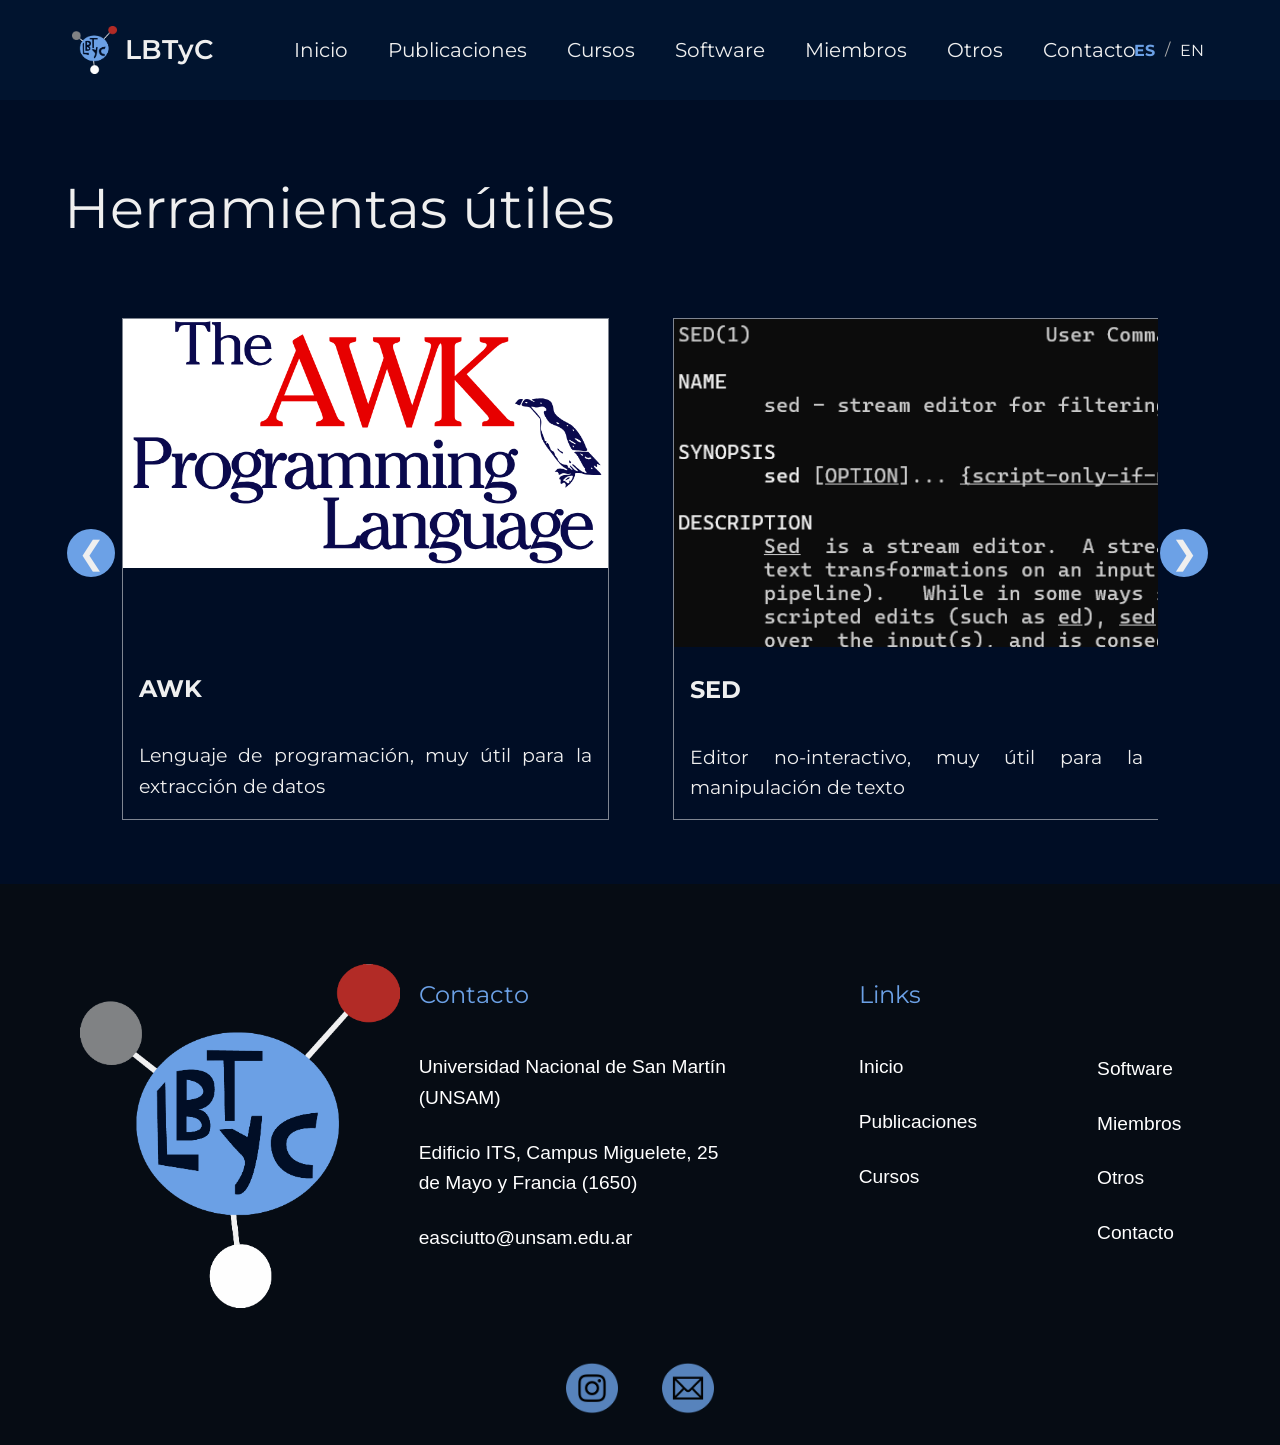
<file: otros.html>
<!DOCTYPE html>
<html lang="es">

    <head>
        <meta charset="UTF-8">
        <meta name="viewport" content="width=device-width, initial-scale=1.0">

        <title>LBTyC</title>
        <link rel="icon" type="image/png" href="img/lablogo2.png">

        <link rel="preconnect" href="https://fonts.googleapis.com">
        <link rel="preconnect" href="https://fonts.gstatic.com" crossorigin>
        <link href="https://fonts.googleapis.com/css2?family=Montserrat:ital,wght@0,100..900;1,100..900&display=swap" rel="stylesheet">

        <link rel="stylesheet" href="css/style.css">
        
    </head>


<body>
        <header>
            <nav class="navbar">
                <div class="logo">
                    <img src="img/lablogo.png" alt="Logo LBTyC">
                    <h2>LBTyC</h2>
                </div>

                <ul class="nav-links" id="navLinks">
                    <li><a data-i18n="nav-inicio" href="index.html">Inicio</a></li>
                    <li><a data-i18n="nav-publicaciones" href="publicaciones.html">Publicaciones</a></li>
                    <li><a data-i18n="nav-cursos" href="cursos.html">Cursos</a></li>
                    <li><a data-i18n="nav-software" href="software.html">Software</a></li>
                    <li><a data-i18n="nav-miembros" href="miembros.html">Miembros</a></li>
                    <li><a data-i18n="nav-otros" href="otros.html">Otros</a></li>
                    <li><a data-i18n="nav-contacto" href="contacto.html">Contacto</a></li>
                </ul>

                <div class="language-toggle">
                    <button id="btn-es" class="active">ES</button>
                    <span>/</span>
                    <button id="btn-en">EN</button>
                </div>


                <div class="hamburger" id="hamburger">
                    <span></span>
                    <span></span>
                    <span></span>
                </div>
            </nav>
        </header>


        <main class="main-software">

            <h2 data-i18n="otros-titulo">Herramientas útiles</h2>

            <div class="investigacion-slider">
                <button class="slider-arrow slider-prev slider-prev2" aria-label="Anterior">
                        ❮
                </button>

                <div class="programa-card-list">
                        <div class="programa-card jump">
                            <a target="" href="awk.html"><img src="img/awk.png" alt="">
                            <h3 data-i18n="otros-awk-titulo"><br><br>AWK</h3>
                            <p data-i18n="otros-awk-text">Lenguaje de programación, muy útil para la extracción de datos</p></a>                            
                        </div>
                        <div class="programa-card jump">
                            <a target="" href="sed.html"><img src="img/sed.png" alt="">
                                <h3 data-i18n="otros-sed-titulo">SED</h3>
                                <p data-i18n="otros-sed-text">Editor no-interactivo, muy útil para la manipulación de texto</p>
                            </a>
                        </div>
                        <div class="programa-card jump">
                            <a target="" href="bc.html"><img src="img/bc.png" alt="">
                                <h3 data-i18n="otros-bc-titulo">BC</h3>
                                <p data-i18n="otros-bc-text">Potente calculadora de precisión arbitraria</p>
                            </a>
                        </div>
                        
                    </div>

                <button class="slider-arrow slider-next slider-next2" aria-label="Siguiente">
                        ❯
                </button>
            </div>


                    

            </div>


        </main>




        <footer>

            <section class="footer-arriba">
                <div class="footer-logo">
                    <img src="img/lablogo.png" alt="Logo LBTyC">
                </div>

                <div class="footer-caja">

                    <ul class="footer-links">
                        
                            <div class="column1">
                                <h3 data-i18n="home-footer-conacto">Contacto</h3>
                                <li>Universidad Nacional de San Martín (UNSAM)</li>
                                <li>Edificio ITS, Campus Miguelete, 25 de Mayo y Francia (1650)</li>
                                <li>easciutto@unsam.edu.ar</li>
                            </div>
                            <div class="column2">
                                <h3>Links</h3>
                                <li><a data-i18n="nav-inicio" href="index.html">Inicio</a></li>
                                <li><a data-i18n="nav-publicaciones" href="publicaciones.html">Publicaciones</a></li>
                                <li><a data-i18n="nav-cursos" href="cursos.html">Cursos</a></li>
                            </div>
                            <div class="column3">
                                <li><a data-i18n="nav-software" href="software.html">Software</a></li>
                                <li><a data-i18n="nav-miembros" href="miembros.html">Miembros</a></li>
                                <li><a data-i18n="nav-otros" href="otros.html">Otros</a></li>
                                <li><a data-i18n="nav-contacto" href="contacto.html">Contacto</a></li>  
                            </div>
                    </ul>
                    
                </div>
            </section>

        
        <section class="footer-abajo">
            <div class="footer-icons">
            <a target="_blank" href="https://www.instagram.com/labbioficomp.unsam?igsi=MWd5bGJ6amZua3pocA=="><img src="img/instagram.png" alt="icono de instagram"></a>
            <a href="mailto:easciutto@unsam.edu.ar" target="_blank"><img src="img/mail.png" alt="icono de mail"></a>
            </div>
        </section>

        </footer>

        <script src="js/scripts.js"></script>

</body>
</file>
<file: css/style.css>
*{
  margin: 0;
  padding: 0;
  box-sizing: border-box;
  scroll-behavior: smooth;
}


:root {
  /*Colores*/
    --bg-main: #000d25;
    --bg-secundario: #39425e;
    --acento: #f2c57c;
    --texto: #efefef;
    --texto-2: #cacaca;
    --texto-3: #000e21;
    --celeste: #6ca1e6;
    --rojo: #b32b26;
    --blanco: #ffffff;

  /*Tamaño de textos celu*/
    --titulos: 2rem;
    --subtitulo: 1.5rem;
    --cuerpo: 1rem;

  /*Tamaño de textos desktop*/
    --dtitulos: 3.5rem;
    --dsubtitulo: 2.5rem;
    --dcuerpo: 1.2rem;
    --dlista: 1.3rem;
    --dsubsubtitulo: 1.5rem;

  /* Fonts */
    --font-title:'Montserrat';
    --font-body: 'Montserrat';
    --font-logo: 'Montserrat';
}

body {
  font-family: var(--font-body);
  line-height: 1.6;
  background-color: var(--bg-main);
  color: var(--texto);
}


h1, h2{
  font-size: var(--titulos);
  font-family: var(--font-title);
  font-weight: 400;
}

h3, h4{
  font-size: var(--subtitulo);
  font-family: var(--font-body);
  font-weight: 400;
}

p{
  font-size: var(--cuerpo);
  font-family: var(--font-body);
}

li{
  font-size: var(--cuerpo);
}


header{
  background-color: var(--bg-main);
  padding: 0.2rem;
  padding-left: 0.9rem;
  padding-right: 0.9rem;
  width: 100%;
}

.header-home{
  position: absolute;
  z-index: 1000;
}

.navbar{
  display: flex;
  justify-content: space-between;
  align-items: center;
  padding: 0.5rem;
}

ul.nav-links {
  list-style-type: none;
  position: absolute;
  right: 0;
  top: 45px;
  background-color: var(--bg-main);
  z-index: 100;
  text-align: center;
  font-size: var(--subtitulo);
  font-family: var(--font-body);
}

.dropdown-menu {
  display: none; 
  position: absolute;
  background-color: var(--bg-main);
  min-width: 160px;
  box-shadow: 0px 8px 16px rgba(0,0,0,0.2);
  list-style: none;
  padding: 0;
  margin: 0;
  z-index: 1; 
}

.dropdown-menu a {
  padding: 12px 16px;
}

/* Trigger Visibility on Hover */
.dropdown:hover .dropdown-menu {
  display: block; 
}

.dropbtn{
  text-decoration: none;
}

.logo{
  display: flex;
}

.logo h2{
  font-family: var(--font-logo);
  font-size: 1.7rem;
  font-weight: 600;
  color: var(--texto);
  align-self: center;
  padding-left: 0.5rem;
}

.logo img{
  height: 3rem;
  width: auto;
}

.hamburger {
  display: flex;
  flex-direction: column;
  cursor: pointer;
  align-self: center;
}

.hamburger span {
  height: 0.188em;
  background-color: var(--texto);
  margin: 0.188em 0;
  width: 1.563em;
}

.nav-links {
  list-style: none;
  display: none;
  flex-direction: column;
  width: 60%;
  text-align: end;
}

.nav-links li {
  width: 100%;
}

.nav-links a {
  color: var(--texto);
  text-decoration: none;
  padding: 0.8em 0;
  display: block;
}

.nav-active {
  display: flex;
}

.dropdown-content {
  list-style-type: none;
  display: none;
  text-align: center;
}

.dropdown-content a {
  color: var(--texto);
  text-align: center;
  text-decoration: none;
  display: block;
}

.dropdown:hover .dropdown-content {
  display: block;
}

.language-toggle {
    display: flex;
    align-items: center;
    gap: 6px;
}

.language-toggle button {
    border: none;
    background: none;
    padding: 4px;
    font-family: inherit;
    font-size: var(--cuerpo);
    cursor: pointer;
    color: var(--texto);
}

.language-toggle button.active {
    color: var(--celeste);
    font-weight: bold;
}

.language-toggle button:hover {
    color: var(--texto-2);
}

.language-toggle button.active:hover {
  color: rgb(2, 124, 255);
}

.language-toggle span {
    color: #aaa;
}

/*      HOME     */

.main-inicio{
  display: flex;
  flex-wrap: wrap;
  justify-content: center;
  align-content: center;
}

.main-inicio p {
  text-align: justify;
}

.main-inicio h2{
  font-size: 1.8rem;
}

.boton-home{
    width: fit-content;
    background-color: var(--celeste);
    color: var(--texto-3);
    border: none;
    padding: 0.5rem 0.8rem;
    font-size: var(--cuerpo);
    transition: background-color 0.3s ease;
    font-weight: 100;
    margin-top: 1rem;
  }

  .boton-home a{
    text-decoration: none;
    color: var(--texto3);
  }

.background1{
  display: flex;
  flex-wrap: wrap;
  padding: 2rem;
  padding-top: 6rem;
  gap: 2rem;
  }

.background2, .background6{
    background-color: var(--blanco);
    display: flex;
    flex-wrap: wrap;
    padding: 0;
    gap: 2rem;
    color: var(--texto-3);
    justify-content: center;
    align-items: center;
    padding: 2rem;
  }

  .background2 img{
    max-width: 20rem;
  }

  .home-novedades{
    width: 100%;
    display: flex;
    flex-wrap: wrap;
    gap: 1rem;
    justify-content: center;
    align-items: start;
    color: var(--texto-3);
  }

  .home-novedades h3{
    font-weight: bold;
    font-size: var(--cuerpo);
  }

  .novedades-titulos{
    width: 100%;
    height: fit-content;
  }

  .novedades-subtitulos{
    width: 100%;
    text-align: center;
  }

  .background1 h2{
    font-size: var(--titulos);
  }

  .background3{
    display: flex;
    flex-wrap: wrap;
    gap: 1.5rem;
  }

  .home-investigacion{
    display: flex;
    flex-wrap: wrap;
    gap: 1rem;
  }
  
  .home-investigacion-list{
    width: 100%;
    display: flex;
    justify-content: center;
    align-items: center;
    flex-wrap: wrap;
    flex-direction: column;
    gap: 2rem;
  }

  .home-investigacion-list div{
    display: flex;
    flex-wrap: wrap;
    justify-content: center;
    align-items: start;
    max-width: 95%;
    background-color: rgba(255, 255, 255, 0.1);
    border: solid rgba(254, 254, 254, 0.5) 0.1rem;
    border-radius: 0.5rem;
    color: var(--texto);
    text-align: center;
  }

  .home-investigacion-list div img{
    border-radius: 0.4rem 0.4rem 0rem 0rem;
    width: 100%;
  }

  .home-investigacion-list h3{
    width: 100%;
    text-align: center;
  }

  .home-investigacion-list p{
    padding: 1rem;
  }

  .background5 img{
    width: 100%;
  }

  .background4, .background3, .background6{
    padding: 2rem;
  }

  .background5{
    display: flex;
    flex-wrap: wrap;
    gap: 2rem;
    color: var(--texto);
    justify-content: center;
    align-items: center;
    padding: 2rem;
  }

  .home-colaboraciones{
    width: 100%;
    gap: 1rem;
    display: flex;
    flex-direction: column;
  }

  .background6{
    padding-top: 2rem;
    margin-bottom: 2rem;
  }

  .home-donaciones{
    display: flex;
    flex-wrap: wrap;
    gap: 1rem;
    padding-bottom: 2rem;
  }

  .boton-donar{
    width: fit-content;
    background-color: var(--rojo);
    color: var(--texto);
    border: none;
    padding: 0.5rem 0.7rem;
    font-size: var(--cuerpo);
    transition: background-color 0.3s ease;
    font-weight: 700;
    margin-top: 1rem;
  }

  .boton-donar a{
    color: var(--texto);
    text-decoration: none;
  }

  .reveal {
    opacity: 0;
    transform: translateY(20px);
    transition: opacity 0.8s ease, transform 0.8s ease;
  }

  .reveal.visible {
    opacity: 1;
    transform: translateY(0);
  }




              /*     CURSOS      */


.main-cursos{
  display: flex;
  flex-wrap: wrap;
  padding: 1rem;
}

.main-cursos p {
  text-align: justify;
}

.main-cursos h2{
  font-size: var(--subtitulo);
}

.titulos-cursos{
  display: flex;
  flex-wrap: wrap;
  text-align: center;
  justify-content:center;
  gap: 1rem;
}

.lista-cursos{
  display: flex;
  flex-wrap: wrap;
  justify-content: center;
}

.curso{
  width: 90%;
  border: solid var(--texto-2) 0.05rem;
  color: var(--texto);
  padding: 1rem;
  display: flex;
  flex-direction: column;
  margin-top: 2rem;
  border-radius: 0.5rem;
  gap: 1rem;
}

.curso div{
  display: flex;
  flex-direction: column;
  gap: 1rem;
}

.curso p{
  color: var(--texto-2);
}

.curso img{
  width: 100%;
  height: auto;
  border-radius: 0.5rem;
}

.boton-cursos{
  padding: 0.5rem;
  width: 6rem;
  background-color: transparent;
  color: var(--texto);
  border: solid var(--texto) 0.05rem;
  border-radius: 0.5rem;
  font-weight: 500;
}

.boton-cursos a{
  text-decoration: none;
  color: var(--texto);
}

.curso-intro{
  display: flex;
  flex-wrap: wrap;
  padding: 1rem;
  gap: 2rem;
}

.curso-notas{
  display: flex;
  flex-direction: column;
  gap: 2rem;
  padding: 1rem;
}

.curso-notas ul{
  list-style-type: none;
  display: flex;
  flex-wrap: wrap;
  flex-direction: column;
  align-items: center;
  gap: 2rem;
}

.curso-mecanica ul, .curso-quimica ul{
  align-items: start;
}

.curso-notas li{
  background-color: var(--celeste);
  width: 22%;
  padding: 0.4rem;
  padding-left: 0.7rem;
  padding-right: 0.7rem;
  box-shadow: -6px 6px  0px rgba(253, 253, 253, 0.851);
}

.curso-notas li a{
  color: var(--texto-3);
  font-size: var(--cuerpo);
  text-decoration: none;
}

.divider {
    border: none;
    height: 0.07rem;
    background-color: var(--celeste);
    opacity: 30%;
    width: 45%;
    margin: 2rem;
}


                /*     PUBLICACIONES      */

.main-publicaciones{
  display: flex;
  margin: 2rem;
}

.publicaciones{
  display: flex;
  flex-direction: column;
  gap: 2rem;
}


.publicaciones-lista{
  display: flex;
  flex-direction: column;
  gap: 1rem;
}

.publicaciones-lista a{
  color: var(--celeste);
  font-size: var(--cuerpo);
}

                /*     OTROS      */

.main-otros{
  display: flex;
  margin: 2rem;
}

.otros{
  display: flex;
  flex-direction: column;
  gap: 2rem;
}

.otros-lista{
  display: flex;
  flex-direction: column;
  gap: 1rem;
  padding-left:30px;
}

.otros-lista a{
  color: var(--celeste);
  font-size: var(--cuerpo);
}

.otros-codigo {
  background-color: #8ab9ff; /* Fondo oscuro tipo terminal (puedes usar #f4f4f4 para fondo claro) */
  color: #000000;            /* Color del texto */
  padding: 12px 16px;        /* Espaciado interno */
  margin-top: -30px;
  border-radius: 6px;        /* Bordes redondeados */
  font-family: 'Courier New', Courier, monospace; /* Fuente de código */
  font-size: 14px;
  overflow-x: auto;          /* Agrega barra de desplazamiento si el comando es muy largo */
}

                  /*   SOFTWARE        */

.main-software{
  display: flex;
  flex-wrap: wrap;
  margin: 2rem;
  gap: 2rem;
}

.main-software p {
  text-align: justify;
}

.investigacion-slider{
  display: flex;
  justify-content: center;
}

.programa-card a{
  text-decoration: none;
  color: var(--texto);
}

.slider-arrow{
  display: none;
}

.programa-card-list{
    margin-top: 3rem;
    display: flex;
    flex-direction: column;
    gap: 4rem;
    width: 95%;
    justify-content: center;
  }

  .programa-card{
    display: flex;
    flex-wrap: wrap;
    border: solid rgba(254, 254, 254, 0.5) 0.1rem;  
    }

  .programa-card img{
  width: 100%;
  }

  .programa-card h3, .programa-card p{
    padding: 1rem;
  }







              /*      MIEMBROS        */


  .main-miembros{
  display: flex;
  flex-wrap: wrap;
  margin: 2rem;
  gap: 4rem;
  }

  .main-miembros p {
  text-align: justify;
  }

  .hero-miembros img{
    width: 100%;
  }

  .miembros div img{
    width: 100%;
  }

  .miembros div ul{
    list-style-type: none;
    text-align: start;
  }

  .miembros{
    margin-top: 2rem;
  }

  .miembros div ul a{
    color: var(--texto);
    font-size: var(--texto);
  }

  .miembros div{
    display: flex;
    flex-direction: column;
    gap: 1rem;
    margin-bottom: 4rem;
  }





/*       Contacto     */

.main-contacto{
  padding: 1rem;
  padding-bottom: 4rem;
  display: flex;
  justify-content: center;
}

.contacto-content{
  width: 90%;
}

.contacto-content h3{
  padding-top: 3rem;
}

.mensaje-enviado-div h3{
  padding-top: 1rem;
  color: var(--texto-3);
}

.contacto-links{
  margin-top: 2rem;
  display: flex;
  flex-wrap: wrap;
  gap: 1rem;  
}

.contacto-links a{
    color: var(--texto);
    text-decoration: none;
  }


.contacto-form{
  display: flex;
  flex-direction: column;
  gap: 1rem;
  width: 100%;
}

.contacto-form input{
  padding: 0.7rem;
  width: 100%;
  background-color: rgba(0, 0, 0, 0.1);
  border: solid rgb(164, 164, 164) 0.1rem;
  border-radius: 0.5rem;
  color: var(--texto);
}

.contacto-form textarea{
  padding: 0.7rem;
  width: 100%;
  background-color: rgba(0, 0, 0, 0.1);
  border: solid rgb(164, 164, 164) 0.1rem;
  border-radius: 0.5rem;
  color: var(--texto);
}

.contacto-form button{
  width: 40%;
  font-size: medium;
  padding: 0.5rem;
  background-color: transparent;
  border-radius: 0.5rem;
  border: solid rgba(255, 255, 255, 0.4) 0.1rem;
  color: var(--texto);
  cursor: pointer;
  margin-top: 1rem;
}

.mensaje-enviado {
  display: none;
  position: fixed;
  inset: 0;
  background: rgba(0,0,0,0.6);
  align-items: center;
  justify-content: center;
  z-index: 9999;
  color: var(--texto-3);
}

.mensaje-enviado.activo {
  display: flex;
}

.mensaje-enviado-div {
  background: var(--celeste);
  padding: 2rem;
  border-radius: 1rem;
  text-align: center;
}


.contact-icons{
  padding-top: 0.5rem;
  display: flex;
  flex-wrap: nowrap;
  gap: 0.5rem;
}

.contact-icons img{
  filter: invert(100%);
  width: 8%;
}

.contacto-info{
  display: flex;
  flex-direction: column;
  gap: 0.3rem;
}

.contacto-info a{
  text-decoration: none;
  color: var(--texto);
}

.mensaje-enviado-div button{
  background-color: transparent;
  color: var(--texto3);
  padding: 0.3rem;
  padding-left: 0.8rem;
  padding-right: 0.8rem;
  border-radius: 0.5rem;
  margin-top: 0.5rem;
  border: solid rgba(0, 0, 0, 0.6) 0.1rem;
}




                /*    Footer       */
footer {
background-color: #060c14;
padding: 16px;
font-family: Arial, Helvetica, sans-serif;
}

.footer-logo{
  display: none;
}

.footer-caja{
  display: flex;
}

.column3{
  padding-top: 22%;
}

.column1 li{
  color: white;
  text-decoration: none;
  padding: 0.5em 0;
  display: flex;  
}

.footer-links h3{
  padding: 0.5em 0;
  font-size: var(--subtitulo);
  margin-bottom: 1rem;
}

.footer-links {
  display: flex;
  flex-wrap: wrap;
  gap: 2rem;
  list-style: none;
  margin: 0;
  padding: 0;
  font-size: var(--cuerpo);
}

.footer-links a {
  color: white;
  text-decoration: none;
  padding: 0.5em 0;
  display: flex;  
}

.footer-links li {
  list-style: none;
  margin-bottom: 5px;
}

.footer-icons {
  display: flex;
  justify-content: center;
  gap: 2rem; 
  margin-top: 2rem;
}

.footer-icons img{
  width: 3rem;
}




                /*    Desktop     */
@media (min-width: 992px) {
   
  
             /*       HEADER         */  

 
  header {
    background: rgba(4, 30, 64, 0.4);
    padding: 1rem;
    padding-left: 4rem;
    padding-right: 4rem;
  }

  .header-home{
    position: absolute;
    z-index: 1000;
  }

  ul.nav-links {
    display: flex;
    flex-direction: row;
    justify-content: space-between;
    align-items: center;
    background-color: transparent;
    width: auto;
    position: static;
    width: 70%;
  }

  .nav-links a {
    padding: 0.5em 1em;
    font-size: 1.25rem;
    display: flex;
    align-items: center;
    justify-content: center;
  }

  .navbar {
  display: flex;
  justify-content: space-between;
  align-items: center;
  }

  .hamburger {
    display: none;
  }

  .dropdown-content {
    position: absolute;
    top: 100%;
    left: -1em;
    z-index: 1;
    min-width: calc(100% + 2em);
    padding: 0.9rem;
  }

  .dropdown-content a {
    background-color: var(--violeta);
    padding: 0.9rem;
  }

  .nav-links li {
    position: relative;
  }

  .nav-links a:hover{
    color: #ff8e8e;
  }

  .proyecto-div:hover .overlay{
  opacity: 1;
  }

  .proyecto-div .overlay{
    opacity: 0;
    transition: opacity 0.3s ease;
  }

  h1, h2{
  font-size: var(--dtitulos);
  font-family: var(--font-title);
  }

  h3, h4{
    font-size: var(--dsubtitulo);
    font-family: var(--font-body);
  }

  p{
    font-family: var(--font-body);
    font-size: var(--dcuerpo);
  }

  a{
    font-size: var(--dcuerpo);
  }


  /*.....Footer....*/ 



.column3{
  padding-top: 0%;
}

footer{
background-color: #060c14;
padding: 16px;
font-family: Arial, Helvetica, sans-serif;
}

.footer-caja{
  display: flex;
  flex-direction: row;
}

.footer h3{
  padding: 0.5em 0;
  font-size: var(--subtitulo);
}

.footer-links {
  list-style: none;
  margin: 0;
  padding: 0;
}

.footer-links h3{
  font-size: var(--subtitulo);
  color: var(--celeste);
}

.footer-links a {
  color: white;
  text-decoration: none;  
}

.footer-links li {
  list-style: none;
  margin-bottom: 5px;
  color: white;
  text-decoration: none;
  display: flex;
  font-size: var(--dcuerpo);  
}


.footer-icons {
  display: flex;
  justify-content: center;
  gap: 10px;
  opacity: 80%;
}

.footer-icons img{
  width: 100%;
  max-width: none;
}





              /*     HOME      */


  main{
    margin-bottom: 4rem;
  }
  
  .main-inicio img{
  max-width: 100%;
}

.main-inicio h2{
  font-size: var(--dtitulos);
}
  
  .main-inicio{
  display: block;
  padding: 0rem;
  }

  .background1{
    background-image: url(../img/ChatGPT\ Image\ 31\ jul\ 2026\,\ 23_32_57.png);
    background-repeat: no-repeat;
    background-size: cover;
    background-position: center;
    display: flex;
    flex-direction: column;
    padding: 0;
    width: 100%;
    min-height: 100vh;
    gap: 2rem;
    justify-content: end;
  }

  .titulos-inicio{
    width: 50%;
    color: var(--texto);
    margin-left: 4rem;
    margin-right: 4rem;
  }

  .titulos-inicio h2{
    font-size: var(--dtitulos);
  }
  
  .desc-inicio{
    margin: 4rem;
    margin-top: 0rem;
    width: 50%;
    padding: 0;
  }

  .background2, .background6{
    background-color: var(--blanco);
    display: flex;
    flex-direction: row;
    padding: 0;
    gap: 8rem;
    color: var(--texto);
    justify-content: center;
    align-items: center;
    padding: 1.5rem;
  }

  .home-novedades{
    width: 50%;
    gap: 1rem;
    display: flex;
    flex-direction: column;
  }

  .home-novedades h3{
    font-size: var(--dsubsubtitulo);
  }

  .background2 img{
  width: 35%;
  height: 35%;
  }
  
  .novedades-titulos{
    font-size: var(--dtitulos);
    width: 100%;
    padding: 0;
  }

  .boton-home{
    padding: 0.8rem 1.5rem;
    font-size: var(--dcuerpo);
    cursor: pointer;
      transition: background-color 0.3s ease;
  }

  .boton-home:hover{
    background-color: rgb(149, 190, 255);
  }

  .background3{
    display: flex;
    flex-wrap: wrap;
    padding: 0;
    width: 100%;
    min-height: 100vh;
    gap: 4rem;
    padding: 4rem;
  }

  .home-investigacion{
    width: 100%;
    gap: 1rem;
    display: flex;
    flex-direction: column;
  }
  
  .investigacion-titulos{
    font-size: var(--dtitulos);
    width: 100%;
    padding: 0;
  }

  .investigacion-slider {
    position: relative;
    width: 100%;
    display: flex;
    align-items: center;
    justify-content: center;
}

  .home-investigacion-list{
    width: 90%;
    display: flex;
    padding-top: 2rem;
    justify-content: start;
    align-items: stretch;
    flex-direction: row;
    flex-wrap: nowrap;
    gap: 2rem;

    overflow-x: auto;
    overflow-y: hidden;
    scroll-behavior: smooth;
    scroll-snap-type: x mandatory;
    scrollbar-width: none;
    -ms-overflow-style: none;
  }

   .home-investigacion-list::-webkit-scrollbar {
        display: none;
    }

    .slider-arrow {
    position: absolute;
    z-index: 10;
    width: 3rem;
    height: 3rem;
    border: none;
    border-radius: 50%;
    cursor: pointer;
    display: flex;
    align-items: center;
    justify-content: center;
    font-size: 2rem;
    background-color: var(--celeste);
    color: var(--texto);
  }

  .slider-prev {
      left: 0.2rem;
  }

  .slider-next {
      right: 0.5rem;
  }

  .home-investigacion-list div{
    width: 20%;
    text-align: left;
    display: flex;    
  }

  .home-investigacion-list div h3{
    font-size: var(--dsubsubtitulo);
    text-align: left;
    padding: 1rem;
    font-weight: bold;
  }

  .jump{
  transition: transform 0.25s cubic-bezier(.34,1.56,.64,1);
  flex: 0 0 31%;
  scroll-snap-align: start;
  }

  .jump:hover{
    transform: translateY(-20px);
  }

  .background4{
    display: flex;
    flex-wrap: wrap;
    padding: 0;
    width: 100%;
    min-height: 100vh;
    gap: 4rem;
  }

  .background5{
    display: flex;
    flex-direction: row;
    padding: 3rem 0rem;
    gap: 8rem;
    color: var(--texto);
    justify-content: center;
    align-items: center;
  }

  .home-colaboraciones{
    width: 50%;
    gap: 1rem;
    display: flex;
    flex-direction: column;
  }

  .background5 img{
  width: 30%;
  border-radius: 0.5rem;
  }
  
  .colaboraciones-titulos{
    font-size: var(--dtitulos);
    width: 100%;
    padding: 0;
  }

  .background6{
    margin-top: 2rem;
    min-height: 50vh;
  }

  .home-donaciones{
    width: 50%;
    gap: 1rem;
    display: flex;
    flex-direction: column;
    text-align: center;
    color: var(--texto-3);
    align-items: center;
  }
  
  .donaciones-titulos{
    font-size: var(--dtitulos);
    width: 100%;
    padding: 0;
  }

  .boton-donar{
    padding: 0.8rem 1.5rem;
    font-size: var(--dcuerpo);
    cursor: pointer;
    transition: background-color 0.3s ease;
  }

  .boton-donar a{
    text-decoration: none;
    color: var(--texto3);
  }

  .boton-donar:hover{
    background-color: rgb(212, 45, 45);
  }



              /*   PUBLICACIONES */

  .main-publicaciones{
    margin: 4rem;
  }



                /*     CURSOS      */


.main-cursos{
  display: block;
}

.main-cursos h2{
  font-size: var(--subtitulo);
}

.titulos-cursos{
  display: flex;
  flex-direction: column;
  gap: 1rem;
  margin-bottom: 3rem;
  margin-top: 3rem;
  
}

.lista-cursos{
  display: flex;
  flex-direction: column;
  align-items: center;
}

.curso{
  border: none;
  color: var(--texto);
  padding: 1rem;
  display: flex;
  flex-direction: row;
  justify-content: center;
  align-items: center;
  margin-top: 2rem;
  border-radius: 0.5rem;
}

.curso div{
  width: 35%;
}

.impar{
  display: flex;
  flex-direction: row-reverse;
  align-items: center;
}



.curso img{
  width: 20%;
  height: 20%;
}

.boton-cursos{
  padding: 1rem;
  padding-top: 0.5rem;
  padding-bottom: 0.5rem;
  width: fit-content;
}

.boton-cursos:hover{
  border: solid var(--celeste);
}


/*  cursos individuales    */


.curso-intro{
  display: flex;
  padding: 4rem;
  gap: 4rem;
}

.curso-intro h1{
  width: 100%;
}

.curso-intro p{
  width: 100%;
}

.curso-notas{
  gap: 4rem;
  padding: 4rem;
  padding-top: 2rem;
}

.curso-notas ul{
  list-style-type: none;
  display: grid;
  place-items: center;
  grid-template-columns: repeat(3, 1fr);   
}

.curso-mecanica ul, .curso-quimica ul{
  min-height: 0;
}

.curso-notas li{
  padding: 0.8rem 1rem;
  width: 80%;
}

.curso-notas li a{
  font-size: var(--dlista);
}

.curso-notas li a:hover{
  color: var(--blanco);
}




                  /*   INVESTIGACION        */

.main-investigacion{
  display: block;
  padding: 0;
}

.hero{
  background-image: url(../img/);
  background-repeat: no-repeat;
  background-size: cover;
  background-position: center;
  display: flex;
  flex-direction: column;
  padding: 0;
  width: 100%;
  min-height: 90vh;
  gap: 2rem;
  justify-content: center;
}

.titulos-investigacion{
  color: var(--texto);
  margin-left: 4rem;
  margin-right: 4rem;
}

.titulos-investigacion h2{
  font-size: var(--dtitulos);
}
  
.desc-investigacion{
  margin: 4rem;
  margin-top: 0rem;
  width: 50%;
  padding: 0;
 }

 .cards{
  display: flex;
  flex-direction: column;
  gap: 8rem;
 }

 .investigacion-card{
  width: 60%;
  background-color: var(--blanco);
  padding: 2rem;
  gap: 5rem;
  color: var(--texto);
  display: flex;
  justify-content: center;
  align-items: center;
}

  .card-texto h2{
    font-size: var(--dsubtitulo);

  }

  .der{
    flex-direction: row;
    margin-left: auto;
  }

  .izq{
    flex-direction: row-reverse;
    margin-right: auto;
  }

  .card-texto{
    width: 60%;
    gap: 1rem;
    display: flex;
    flex-direction: column;
  }

  .investigacion-card img{
    width: 30%;
    height: 70%;
  }
    
  .card-titulos{
    font-size: var(--dtitulos);
    width: 100%;
    padding: 0;
  }


                /*     PUBLICACIONES      */





                /*       SOFTWARE          */

    .main-software{
      margin: 4rem;
    }

    .investigacion-slider{
      display: block;
      position: relative;
      width: 100%;
      display: flex;
      align-items: center;
      justify-content: center;
    }

    .slider-arrow{
      display: block;
    }

    .programa-card-list{
      padding-top: 2rem;
      margin: 0;
      display: flex;
      flex-direction: row;
      gap: 4rem;
      width: 90%;
      justify-content: start;
      position: relative;
      overflow-x: auto;
      overflow-y: hidden;
      scroll-behavior: smooth;
      scroll-snap-type: x mandatory;
      scrollbar-width: none;
      -ms-overflow-style: none;
    }

    .programa-card{
      width: 25%;
      transition: transform 0.25s cubic-bezier(.34,1.56,.64,1);
      flex: 0 0 47%;
      scroll-snap-align: start;
      }

    .programa-card h3{
      font-size: var(--dsubsubtitulo);
      font-weight: bold;
    }

    .programa-card img{
      width: 100%;
      height: min-content;
    }    

   .programa-card-list::-webkit-scrollbar {
        display: none;
    }



              /*       MIEMBROS         */
  
  .main-miembros{
    display: block;
    margin: 4rem;
  }

  .hero-miembros{
    display: flex;
    padding: 0;
    width: 100%;
    min-height: fit-content;
    gap: 6rem;
    justify-content: center;
    align-items: center;
  }

  .hero-miembros img{
    width: 40%;
    height: 40%;
    border-radius: 0.5rem;
  }

  .texto-miembros{
    width: 60%;
    display: flex;
    flex-direction: column;
  }

  .equipo{
    display: flex;
    flex-direction: column;
    gap: 4rem;
    text-align: center;
    margin-top: 6rem;
  }

  .equipo h2{
    font-size: var(--dsubtitulo);
  }

  .miembros{
    display: flex;
    flex-wrap: wrap;
    justify-content: center;
    gap: 8%;
    margin-top: 0;
  }

  .miembros div{
    width: 15%;
  }

  .miembros div h3{
    font-size: 1.8rem;
    text-align: start;
  }

  .miembros div img{
    width: 100%;
    border-radius: 0.5rem;
  }



                  /*   CONTACTO     */

  .main-contacto{
    display: flex;
    justify-content: center;
    width: 100%;
  }

  .contacto-content{
    width: 50%;
    display: flex;
    align-items: center;
    flex-direction: column;
    justify-content: center;
  }

  .contacto-info{
    padding: 4rem;
    padding-left: 0rem;
    padding-right: 0rem;
  }

  .contacto-form button{
    width: 8rem;
    font-size: var(--dcuerpo);
  }

  .contacto-form h3{
    padding: 0;
  }

  .contacto-form{
  display: flex;
  flex-direction: column;
  }

  .contacto-abajo{
    display: flex;
    gap: 5rem;
    width: 100%;
  }

  .contacto-links{
    display: flex;
    flex-direction: column;
    flex-wrap: nowrap;
    gap: 1rem;
    text-decoration: none;
    padding-top: 8%;
    width: 50%;
  }

  .contacto-links a:hover{
    color: var(--celeste);
  }



                /*    FOOTER     */



  .logo{
    height: fit-content;
    width: fit-content;
  }

  .footer-caja{
    width: 100%;
    height: 100%;
  }

  .footer-links{
    height: 100%;
    width: 100%;
    display: flex;
    flex-wrap: nowrap;
    gap: 15%;
    align-items: start;
    justify-content: center;
  }

  .footer-arriba{
    display: flex;
    flex-direction: row;
    padding: 4rem;
    padding-bottom: 1rem;
  }

  .footer-logo{
    width: 40%;
    display: flex;
    justify-content: center;
    align-items: center;
  }

  .footer-logo img{
    max-width: 20rem;
  }

  .column1{
    display: flex;
    flex-direction: column;
    width: 40%;
  }

  .column2{
    display: flex;
    flex-direction: column;
  }

  .column3{
    display: flex;
    flex-direction: column;
    margin-top: 5rem;
  }

  footer h3{
    padding: 0.5em 0;
    font-size: var(--subtitulo);
  }

  .footer-icons {
  gap: 2rem; 
  margin-top: 2rem;
  opacity: 80%;
}

  .footer-icons img{
    width: 4rem;
  }


}

@media (min-width: 1400px) {

  .jump{
  transition: transform 0.25s cubic-bezier(.34,1.56,.64,1);
  flex: 0 0 23.5%;
  scroll-snap-align: start;
  }

  .programa-card{
    flex: 0 0 30%;
    }

  .background2 img{
  width: 25%;
  height: 25%;
  }


  
}
</file>
